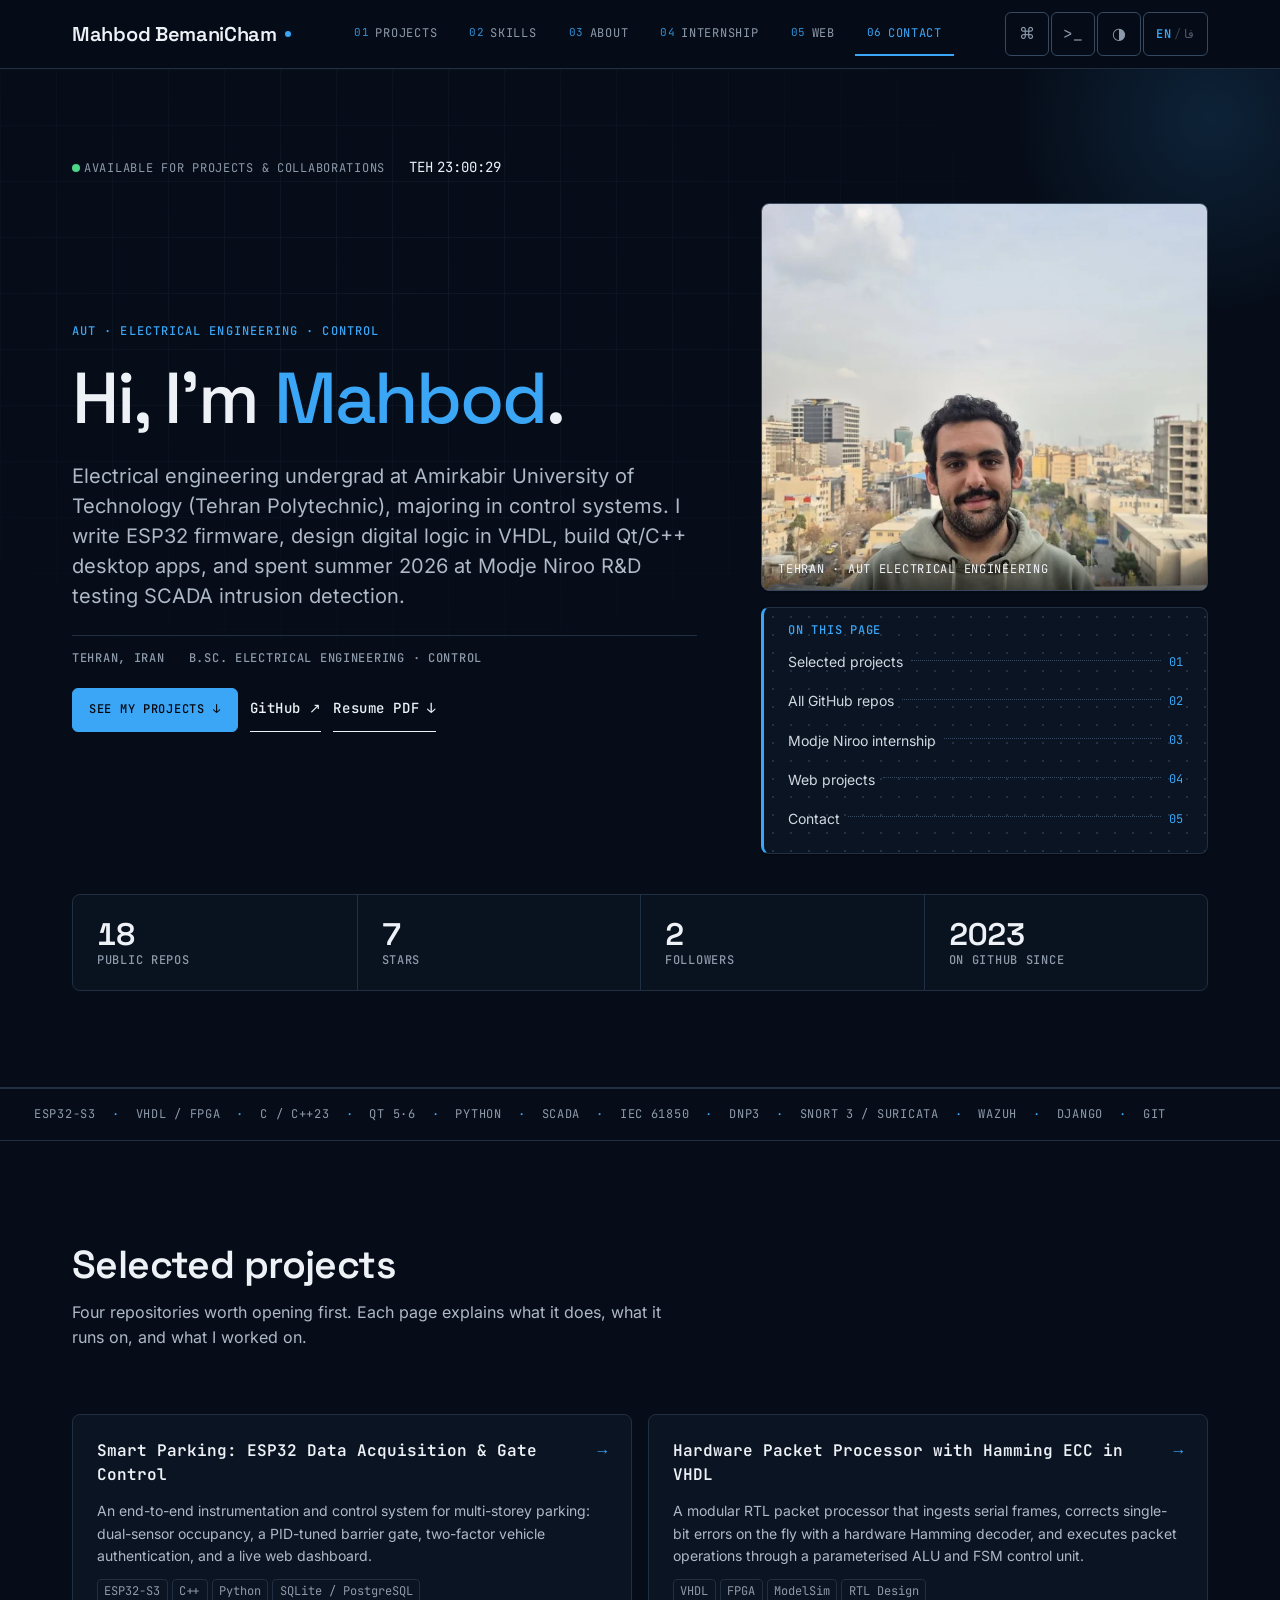
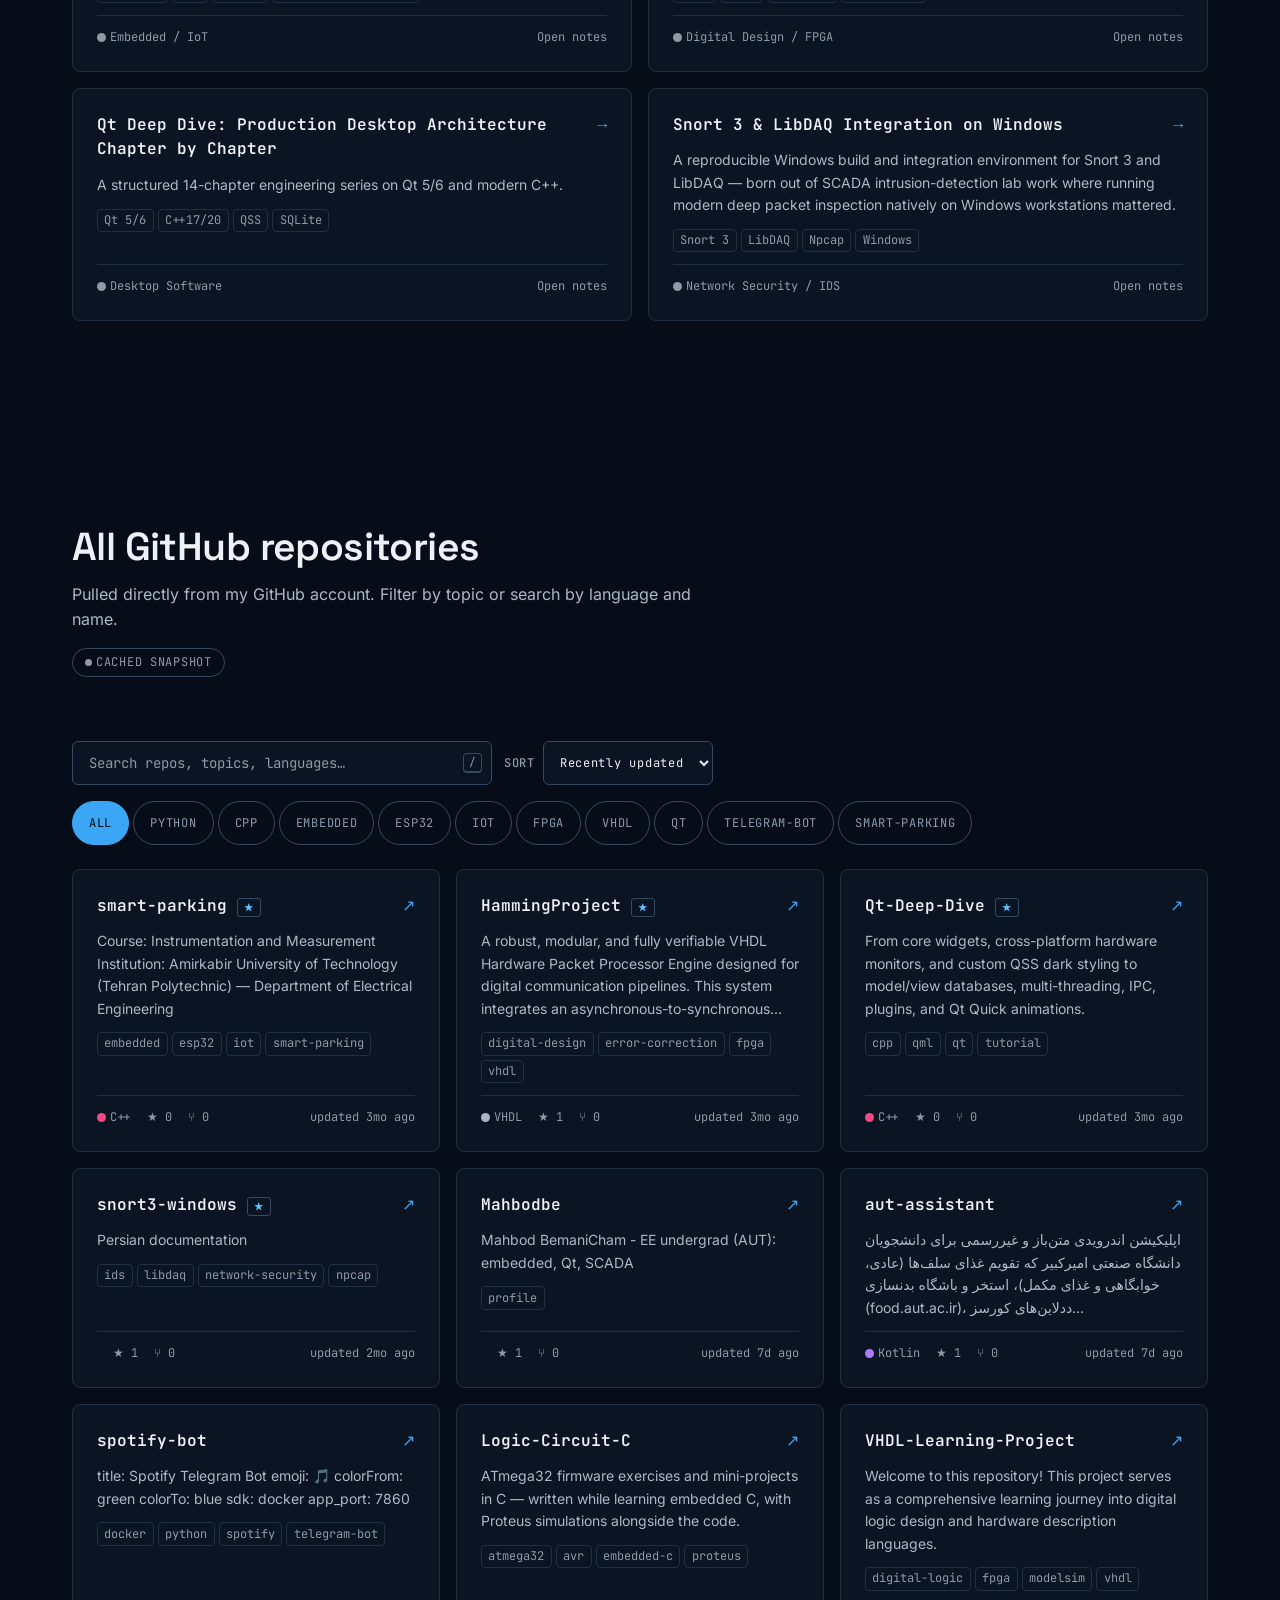
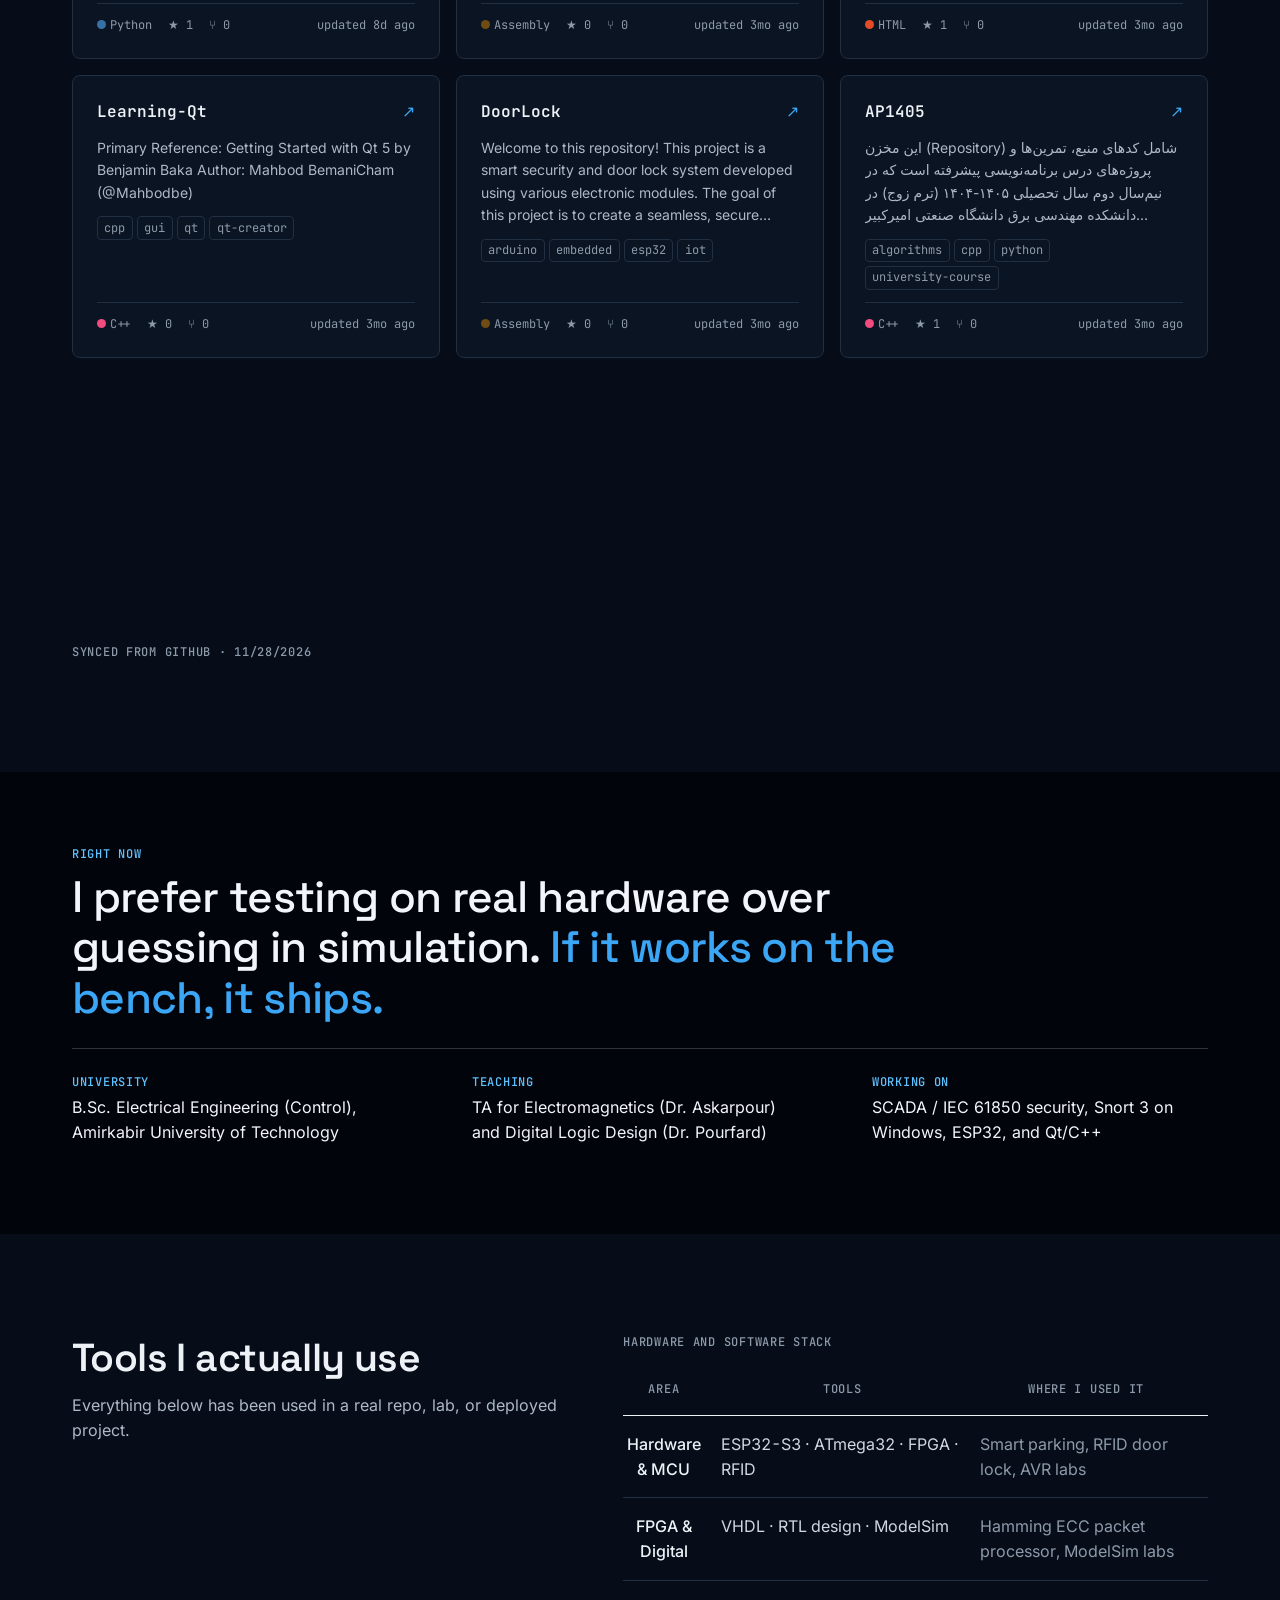
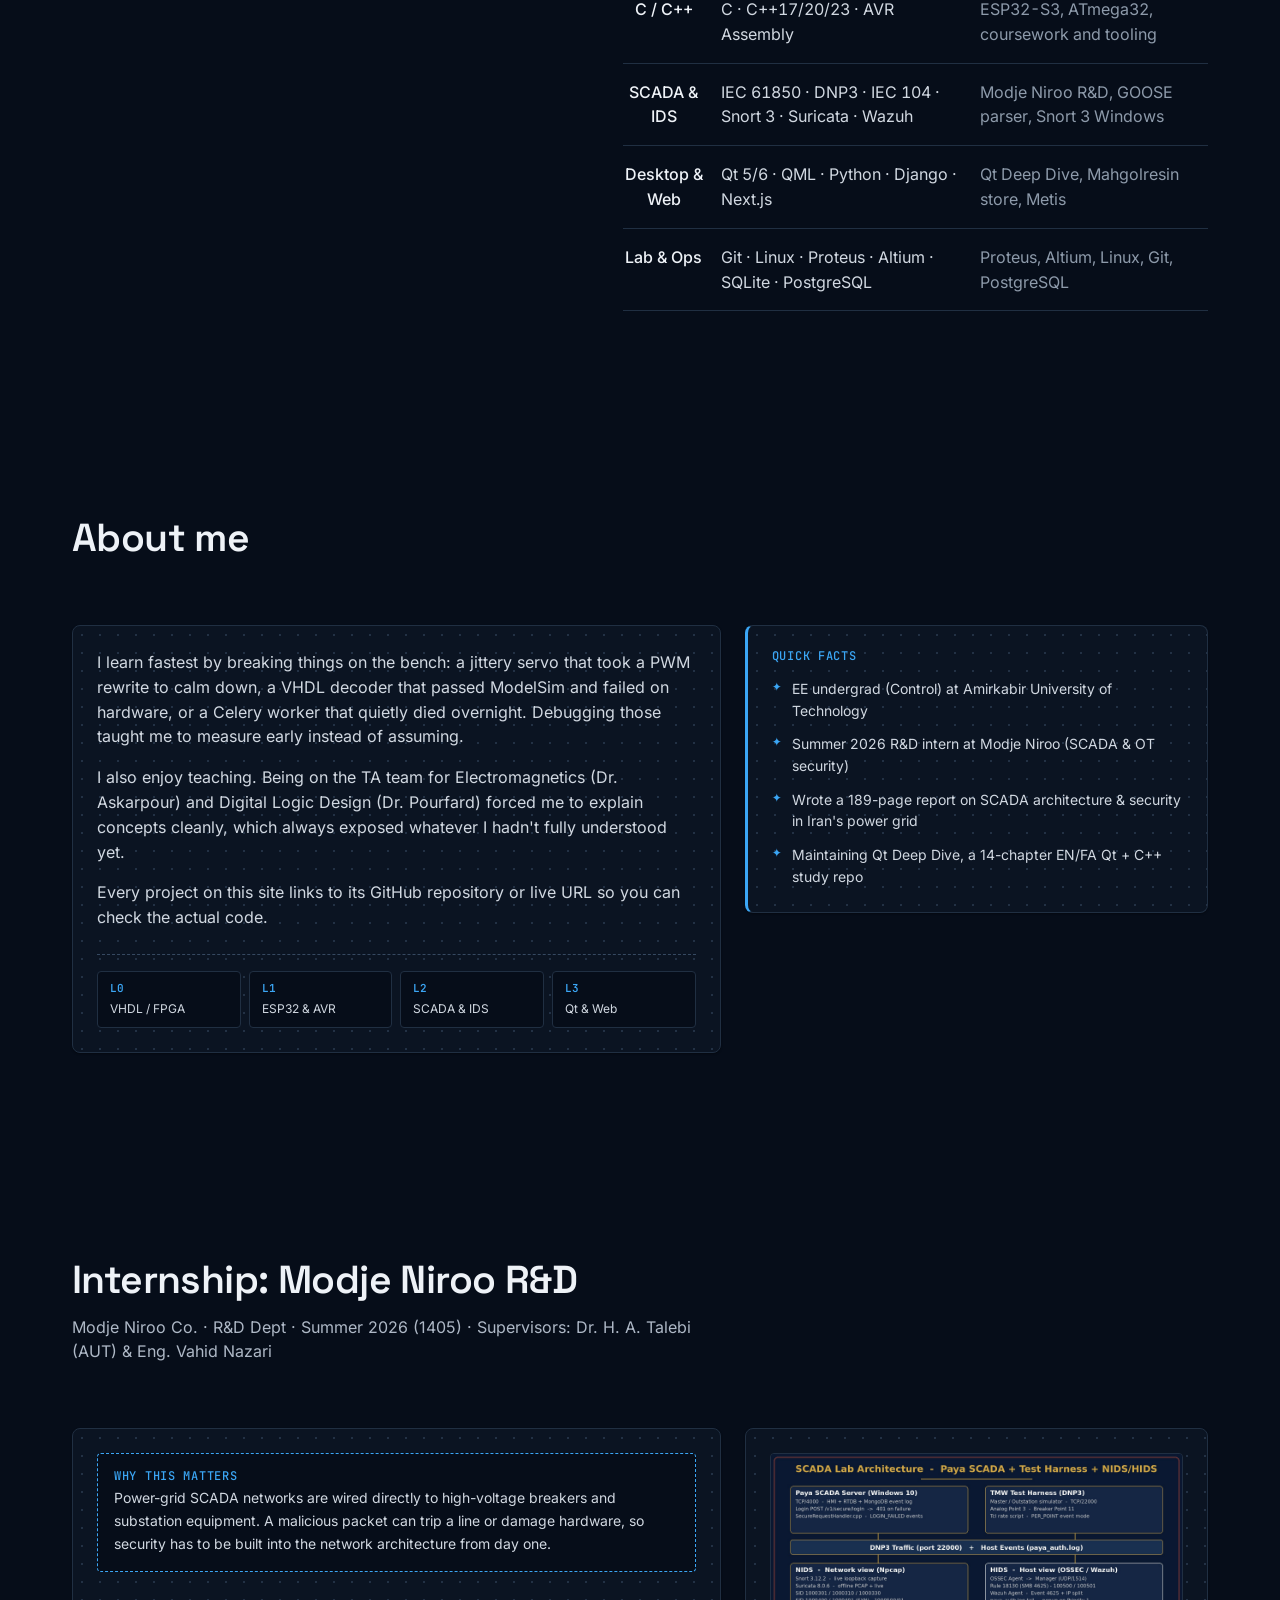
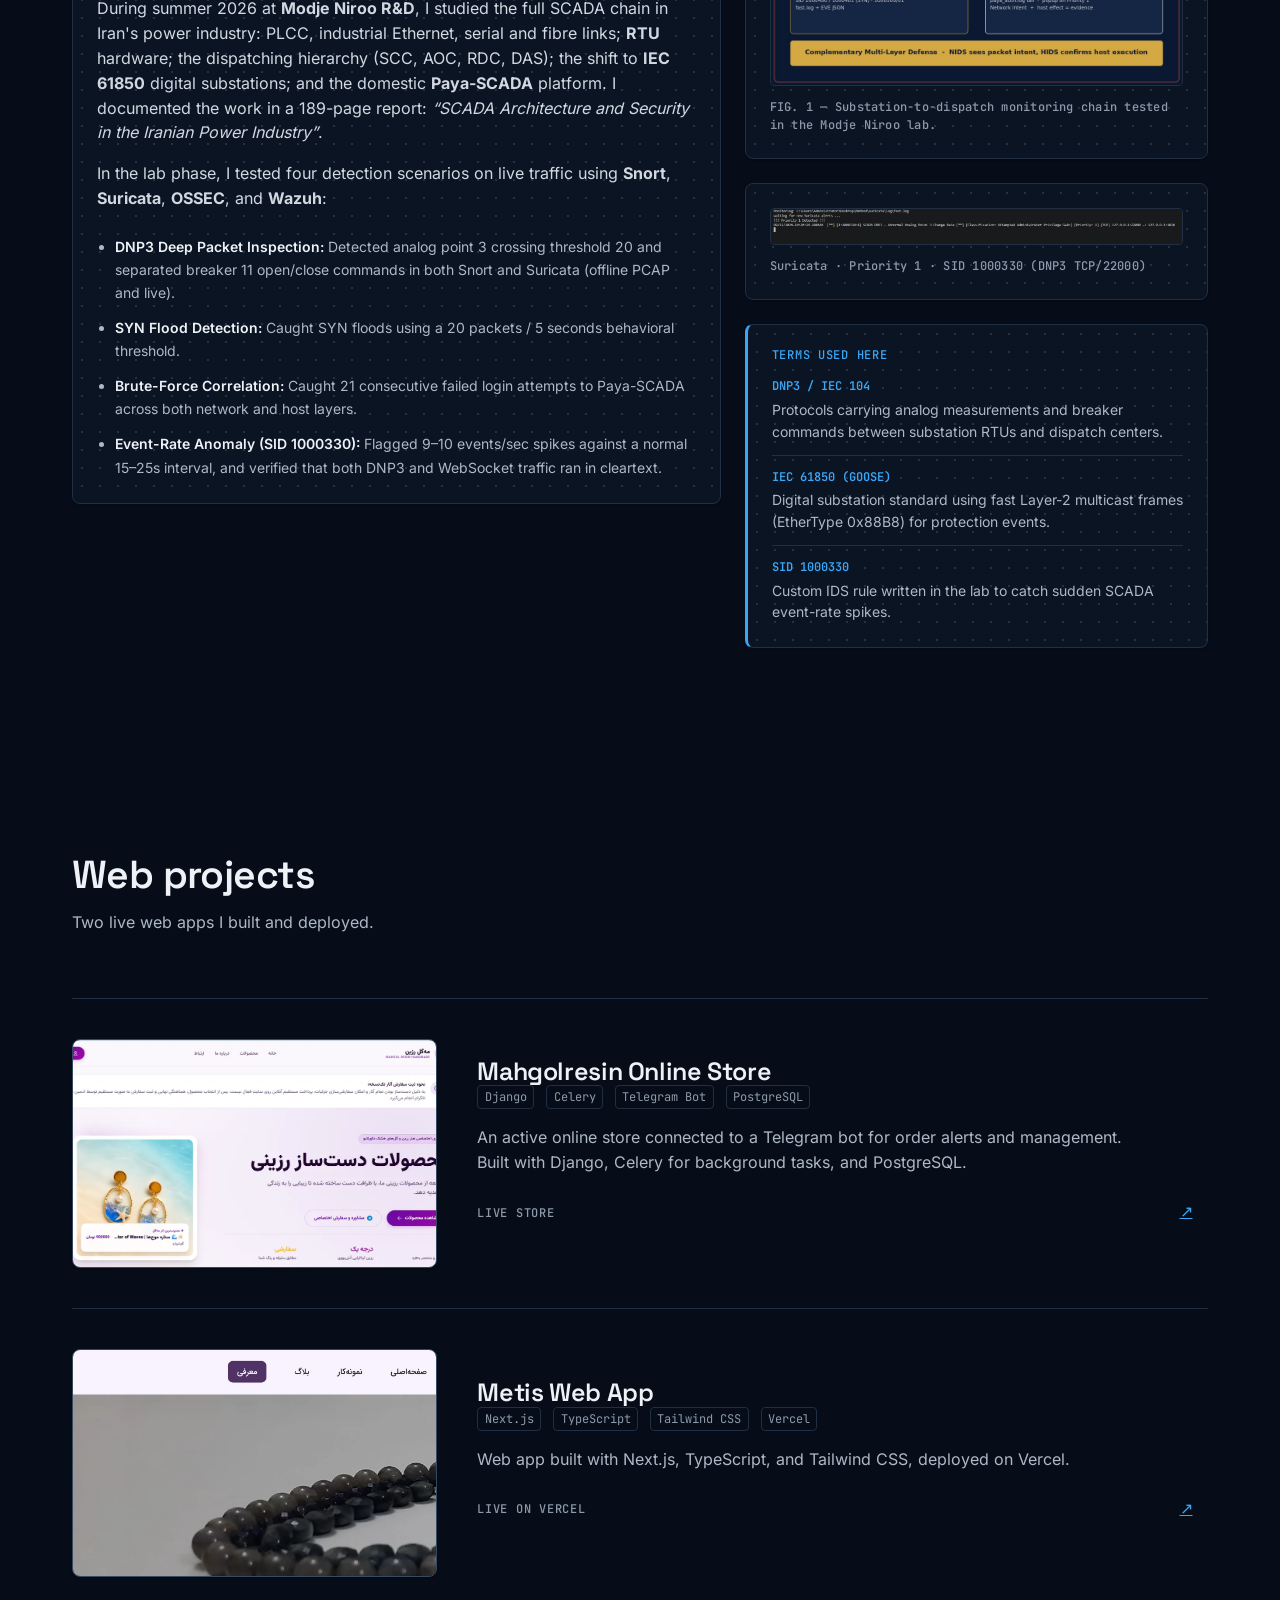
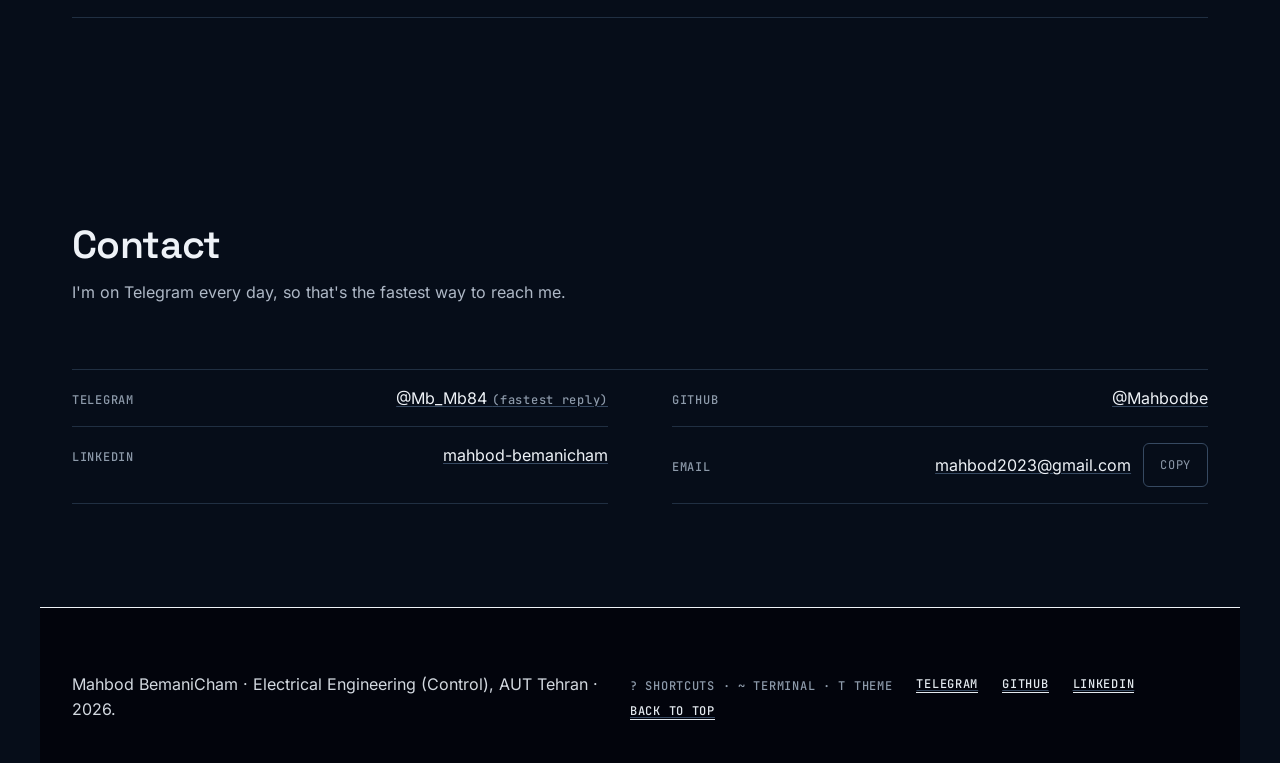
<file: index.html>
<!DOCTYPE html>
<html lang="en" dir="ltr" data-theme="cobalt">
<head>
<meta charset="UTF-8" />
<meta name="viewport" content="width=device-width, initial-scale=1, viewport-fit=cover" />
<title>Mahbod BemaniCham — Electrical Engineering, Embedded, FPGA &amp; SCADA</title>
<meta name="description" content="Mahbod BemaniCham, Electrical Engineering (Control) student at Amirkabir University of Technology. Projects in ESP32, VHDL/FPGA, SCADA security (Snort 3 / IEC 61850), Qt/C++, and web." />
<meta name="robots" content="index, follow, max-image-preview:large, max-snippet:-1, max-video-preview:-1" />
<meta name="author" content="Mahbod BemaniCham" />
<link rel="canonical" href="https://nomoreidea.ir/" />
<link rel="alternate" hreflang="en" href="https://nomoreidea.ir/" />
<link rel="alternate" hreflang="fa" href="https://nomoreidea.ir/fa/" />
<link rel="alternate" hreflang="x-default" href="https://nomoreidea.ir/" />
<meta property="og:site_name" content="Mahbod BemaniCham" />
<meta property="og:type" content="website" />
<meta property="og:title" content="Mahbod BemaniCham — Electrical Engineering, Embedded, FPGA &amp; SCADA" />
<meta property="og:description" content="Electrical Engineering @ AUT: ESP32, VHDL/FPGA, SCADA &amp; IDS security, Qt/C++, and web projects." />
<meta property="og:url" content="https://nomoreidea.ir/" />
<meta property="og:locale" content="en_US" />
<meta property="og:locale:alternate" content="fa_IR" />
<meta property="og:image" content="https://nomoreidea.ir/images/og-image.jpg" />
<meta property="og:image:width" content="1200" />
<meta property="og:image:height" content="630" />
<meta property="og:image:alt" content="Portrait of Mahbod BemaniCham in Tehran" />
<meta name="twitter:card" content="summary_large_image" />
<meta name="twitter:title" content="Mahbod BemaniCham — Electrical Engineering, Embedded, FPGA &amp; SCADA" />
<meta name="twitter:description" content="Mahbod BemaniCham, Electrical Engineering (Control) student at Amirkabir University of Technology. Projects in ESP32, VHDL/FPGA, SCADA security (Snort 3 / IEC 61850), Qt/C++, and web." />
<meta name="twitter:image" content="https://nomoreidea.ir/images/og-image.jpg" />
<meta name="color-scheme" content="dark light" />
<meta name="theme-color" content="#141824" />
<link rel="icon" href="/favicon.svg" type="image/svg+xml" />
<link rel="icon" href="/favicon.ico" sizes="48x48" />
<link rel="apple-touch-icon" href="/icons/icon-180.png" />
<link rel="manifest" href="/manifest.webmanifest" />
<script>(function(){document.documentElement.classList.add("js");try{var t=localStorage.getItem("site_theme");if(t)document.documentElement.setAttribute("data-theme",t);}catch(e){}})();</script>
<link rel="preload" href="/fonts/inter-latin-wght-normal.woff2" as="font" type="font/woff2" crossorigin />
<link rel="preload" href="/fonts/space-grotesk-latin-wght-normal.woff2" as="font" type="font/woff2" crossorigin />
<link rel="stylesheet" href="/css/fonts.css?v=5f127a23" />
<link rel="stylesheet" href="/css/tokens.css?v=1e645a3e" />
<link rel="stylesheet" href="/css/site.css?v=a736a0ec" />
<script type="application/ld+json">{"@context": "https://schema.org", "@graph": [{"@type": "WebSite", "@id": "https://nomoreidea.ir/#website", "url": "https://nomoreidea.ir/", "name": "Mahbod BemaniCham", "alternateName": "مهبد بمانی‌چم", "inLanguage": ["en", "fa"], "publisher": {"@id": "https://nomoreidea.ir/#person"}}, {"@type": "ProfilePage", "@id": "https://nomoreidea.ir/#profile", "url": "https://nomoreidea.ir/", "name": "Mahbod BemaniCham — Electrical Engineering, Embedded, FPGA & SCADA", "description": "Mahbod BemaniCham, Electrical Engineering (Control) student at Amirkabir University of Technology. Projects in ESP32, VHDL/FPGA, SCADA security (Snort 3 / IEC 61850), Qt/C++, and web.", "inLanguage": "en", "dateCreated": "2025-01-01T00:00:00+03:30", "dateModified": "2026-11-25T00:00:00+03:30", "isPartOf": {"@id": "https://nomoreidea.ir/#website"}, "mainEntity": {"@type": "Person", "@id": "https://nomoreidea.ir/#person", "name": "Mahbod BemaniCham", "alternateName": "Mahbodbe", "identifier": "Mahbodbe", "url": "https://nomoreidea.ir/", "image": "https://nomoreidea.ir/images/mahbod.jpg", "jobTitle": "Electrical Engineering Student (Control Systems)", "description": "Mahbod BemaniCham, Electrical Engineering (Control) student at Amirkabir University of Technology. Projects in ESP32, VHDL/FPGA, SCADA security (Snort 3 / IEC 61850), Qt/C++, and web.", "address": {"@type": "PostalAddress", "addressLocality": "Tehran", "addressCountry": "IR"}, "alumniOf": {"@type": "CollegeOrUniversity", "name": "Amirkabir University of Technology", "alternateName": ["Tehran Polytechnic", "دانشگاه صنعتی امیرکبیر"]}, "sameAs": ["https://github.com/Mahbodbe", "https://www.linkedin.com/in/mahbod-bemanicham-048b252ab", "https://t.me/Mb_Mb84"], "knowsAbout": ["Embedded Systems", "Digital Design", "FPGA", "VHDL", "ESP32", "Control Systems", "SCADA", "IEC 61850", "DNP3", "Snort 3", "Suricata", "Wazuh", "OT Security", "Qt", "Django"]}, "primaryImageOfPage": {"@type": "ImageObject", "url": "https://nomoreidea.ir/images/og-image.jpg"}}]}</script>
</head>

<body class="">
<a class="skip" href="#work" data-i18n="skip_to_index">Skip to projects</a>
<div class="progress" aria-hidden="true"><i id="progressBar"></i></div>

<header class="nav">
  <div class="shell nav__inner">
    <a class="wordmark" href="#top"><span data-i18n="brand">Mahbod BemaniCham</span><span class="wordmark__dot" aria-hidden="true"></span></a>
    <nav class="nav__links" aria-label="Sections">
      <a class="nav__link" href="#work"><span class="nav__num" aria-hidden="true">01</span><span data-i18n="nav_work">Projects</span></a>
      <a class="nav__link" href="#stack"><span class="nav__num" aria-hidden="true">02</span><span data-i18n="nav_stack">Skills</span></a>
      <a class="nav__link" href="#about"><span class="nav__num" aria-hidden="true">03</span><span data-i18n="nav_about">About</span></a>
      <a class="nav__link" href="#internships"><span class="nav__num" aria-hidden="true">04</span><span data-i18n="nav_internship">Internship</span></a>
      <a class="nav__link" href="#webdesigns"><span class="nav__num" aria-hidden="true">05</span><span data-i18n="nav_web">Web</span></a>
      <a class="nav__link" href="#contact"><span class="nav__num" aria-hidden="true">06</span><span data-i18n="nav_contact">Contact</span></a>
    </nav>
    <div class="nav__actions">
      <button class="icon-btn" id="palBtn" type="button" aria-label="Open command palette" title="Ctrl K"><span aria-hidden="true">⌘</span></button>
      <button class="icon-btn" id="termBtn" type="button" aria-label="Open terminal" title="~"><span aria-hidden="true">&gt;_</span></button>
      <button class="icon-btn" id="themeToggle" type="button" aria-label="Cycle color theme" title="T"><span aria-hidden="true">◑</span></button>
      <a class="lang-toggle" id="langToggle" href="/fa/" hreflang="fa" lang="fa" data-i18n-aria="switch_language" aria-label="Switch language">
        <span class="lang-opt is-active" data-l="en">EN</span><span class="lang-sep">/</span><span class="lang-opt" data-l="fa">فا</span>
      </a>
    </div>
  </div>
</header>

<main id="top">

  <!-- hero -->
  <section class="band hero">
    <div class="shell">
      <div class="status-row">
        <span class="status"><span class="status__dot" aria-hidden="true"></span><span data-i18n="status_open">Available for projects & collaborations</span></span>
        <span class="clock" aria-hidden="true"><span>TEH</span><span id="tehranClock">--:--:--</span></span>
      </div>
      <div class="hero__grid">
        <div class="hero__col">
          <p class="hero__eyebrow label" data-i18n="hero_eyebrow">AUT · Electrical Engineering · Control</p>
          <h1 class="hero__display" data-i18n="hero_title">Hi, I'm <em>Mahbod</em>.</h1>
          <p class="hero__lede" data-i18n="hero_lede">Electrical engineering undergrad at Amirkabir University of Technology (Tehran Polytechnic), majoring in control systems. I write ESP32 firmware, design digital logic in VHDL, build Qt/C++ desktop apps, and spent summer 2026 at Modje Niroo R&D testing SCADA intrusion detection.</p>
          <div class="hero__meta">
            <span class="label" data-i18n="meta_loc">Tehran, Iran</span>
            <span class="label" data-i18n="meta_degree">B.Sc. Electrical Engineering · Control</span>
          </div>
          <div class="hero__actions">
            <a class="btn-solid" href="#work"><span data-i18n="view_index">See my projects</span> <span aria-hidden="true">↓</span></a>
            <a class="cta-type" href="https://github.com/Mahbodbe" target="_blank" rel="noreferrer">GitHub <span aria-hidden="true">↗</span></a>
            <a class="cta-type" href="/resume/Mahbod-BemaniCham-Resume.pdf" data-resume hidden download><span data-i18n="resume_btn">Resume PDF</span> <span aria-hidden="true">↓</span></a>
          </div>
        </div>
        <div class="hero__aside">
          <figure class="hero__portrait">
            <img class="hero__img" src="/images/mahbod.webp" width="720" height="960" alt="Portrait of Mahbod BemaniCham in Tehran" fetchpriority="high" decoding="async" />
            <figcaption data-i18n="hero_caption">Tehran · AUT Electrical Engineering</figcaption>
          </figure>
          <nav class="nb-card quick-index" aria-label="Quick index">
            <p class="quick-index__head label" data-i18n="index_heading">On this page</p>
            <ol class="quick-index__list">
              <li><a href="#featured"><span data-i18n="index_01">Selected projects</span><span class="quick-index__dots" aria-hidden="true"></span><span class="mono">01</span></a></li>
              <li><a href="#work"><span data-i18n="index_02">All GitHub repos</span><span class="quick-index__dots" aria-hidden="true"></span><span class="mono">02</span></a></li>
              <li><a href="#internships"><span data-i18n="index_03">Modje Niroo internship</span><span class="quick-index__dots" aria-hidden="true"></span><span class="mono">03</span></a></li>
              <li><a href="#webdesigns"><span data-i18n="index_04">Web projects</span><span class="quick-index__dots" aria-hidden="true"></span><span class="mono">04</span></a></li>
              <li><a href="#contact"><span data-i18n="index_05">Contact</span><span class="quick-index__dots" aria-hidden="true"></span><span class="mono">05</span></a></li>
            </ol>
          </nav>
        </div>
      </div>
      <div class="stats reveal" id="stats">
        <div class="stats__cell"><span class="stats__num" id="statRepos">17</span><span class="label" data-i18n="count_repos">Public repos</span></div>
        <div class="stats__cell"><span class="stats__num" id="statStars">4</span><span class="label" data-i18n="count_stars">Stars</span></div>
        <div class="stats__cell"><span class="stats__num" id="statFollowers">2</span><span class="label" data-i18n="count_followers">Followers</span></div>
        <div class="stats__cell"><span class="stats__num" id="statSince">2023</span><span class="label" data-i18n="count_since">On GitHub since</span></div>
      </div>
    </div>
  </section>

  <!-- capabilities -->
  <div class="band caps" role="presentation">
    <ul class="shell">
      <li>ESP32-S3</li><li>VHDL / FPGA</li><li>C / C++23</li><li>Qt 5·6</li><li>Python</li><li>SCADA</li>
      <li>IEC 61850</li><li>DNP3</li><li>Snort 3 / Suricata</li><li>Wazuh</li><li>Django</li><li>Git</li>
    </ul>
  </div>

  <!-- featured projects (own pages) -->
  <section class="band section" id="featured">
    <div class="shell">
      <header class="section__head">
        <h2 class="section__title" data-i18n="featured_title">Selected projects</h2>
        <p class="section__note" data-i18n="featured_note">Four repositories worth opening first. Each page explains what it does, what it runs on, and what I worked on.</p>
      </header>
      <div class="pgrid pgrid--featured">
        <a class="pcard pcard--page" href="/projects/smart-parking/"><div class="pcard__top"><span class="pcard__name">Smart Parking: ESP32 Data Acquisition &amp; Gate Control</span><span class="pcard__go" aria-hidden="true">→</span></div><p class="pcard__excerpt">An end-to-end instrumentation and control system for multi-storey parking: dual-sensor occupancy, a PID-tuned barrier gate, two-factor vehicle authentication, and a live web dashboard.</p><ul class="pcard__topics"><li>ESP32-S3</li><li>C++</li><li>Python</li><li>SQLite / PostgreSQL</li></ul><div class="pcard__foot"><span class="pcard__lang"><i aria-hidden="true"></i>Embedded / IoT</span><span class="pcard__spacer"></span><span>Open notes</span></div></a>
        <a class="pcard pcard--page" href="/projects/hammingproject/"><div class="pcard__top"><span class="pcard__name">Hardware Packet Processor with Hamming ECC in VHDL</span><span class="pcard__go" aria-hidden="true">→</span></div><p class="pcard__excerpt">A modular RTL packet processor that ingests serial frames, corrects single-bit errors on the fly with a hardware Hamming decoder, and executes packet operations through a parameterised ALU and FSM control unit.</p><ul class="pcard__topics"><li>VHDL</li><li>FPGA</li><li>ModelSim</li><li>RTL Design</li></ul><div class="pcard__foot"><span class="pcard__lang"><i aria-hidden="true"></i>Digital Design / FPGA</span><span class="pcard__spacer"></span><span>Open notes</span></div></a>
        <a class="pcard pcard--page" href="/projects/qt-deep-dive/"><div class="pcard__top"><span class="pcard__name">Qt Deep Dive: Production Desktop Architecture Chapter by Chapter</span><span class="pcard__go" aria-hidden="true">→</span></div><p class="pcard__excerpt">A structured 14-chapter engineering series on Qt 5/6 and modern C++.</p><ul class="pcard__topics"><li>Qt 5/6</li><li>C++17/20</li><li>QSS</li><li>SQLite</li></ul><div class="pcard__foot"><span class="pcard__lang"><i aria-hidden="true"></i>Desktop Software</span><span class="pcard__spacer"></span><span>Open notes</span></div></a>
        <a class="pcard pcard--page" href="/projects/snort3-windows/"><div class="pcard__top"><span class="pcard__name">Snort 3 &amp; LibDAQ Integration on Windows</span><span class="pcard__go" aria-hidden="true">→</span></div><p class="pcard__excerpt">A reproducible Windows build and integration environment for Snort 3 and LibDAQ — born out of SCADA intrusion-detection lab work where running modern deep packet inspection natively on Windows workstations mattered.</p><ul class="pcard__topics"><li>Snort 3</li><li>LibDAQ</li><li>Npcap</li><li>Windows</li></ul><div class="pcard__foot"><span class="pcard__lang"><i aria-hidden="true"></i>Network Security / IDS</span><span class="pcard__spacer"></span><span>Open notes</span></div></a>
      </div>
    </div>
  </section>

  <!-- live project index -->
  <section class="band section" id="work">
    <div class="shell">
      <header class="section__head">
        <h2 class="section__title" data-i18n="work_title">All GitHub repositories</h2>
        <p class="section__note" data-i18n="work_note">Pulled directly from my GitHub account. Filter by topic or search by language and name.</p>
        <span class="badge-live is-off" id="liveBadge"><i aria-hidden="true"></i><span id="liveBadgeText" data-i18n="badge_syncing">syncing…</span></span>
      </header>
      <div class="toolbar">
        <div class="toolbar__search">
          <input id="projSearch" type="search" autocomplete="off" spellcheck="false"
                 placeholder="Search repos, topics, languages…" aria-label="Search projects" data-i18n-ph="search_ph" />
          <kbd class="kbd" aria-hidden="true">/</kbd>
        </div>
        <label class="toolbar__sort">
          <span class="label" data-i18n="sort_label">sort</span>
          <select id="projSort" aria-label="Sort projects">
            <option value="pushed" data-i18n="sort_pushed">Recently updated</option>
            <option value="stars" data-i18n="sort_stars">Most starred</option>
            <option value="name" data-i18n="sort_name">Name A→Z</option>
          </select>
        </label>
      </div>
      <div class="chips" id="projChips"></div>
      <div class="pgrid" id="projectGrid" aria-live="polite">
        <a class="pcard" href="https://github.com/Mahbodbe/smart-parking" target="_blank" rel="noreferrer" data-repo="Mahbodbe/smart-parking" style="--lang-dot:#f34b7d"><div class="pcard__top"><span class="pcard__name">smart-parking <span class="flag-pin" title="featured">★</span></span><span class="pcard__go" aria-hidden="true">↗</span></div><p class="pcard__excerpt">Course: Instrumentation and Measurement Institution: Amirkabir University of Technology (Tehran Polytechnic) — Department of Electrical Engineering</p><ul class="pcard__topics"><li>embedded</li><li>esp32</li><li>iot</li><li>smart-parking</li></ul><div class="pcard__foot"><span class="pcard__lang"><i aria-hidden="true"></i>C++</span><span title="stars">★ 0</span><span title="forks">⑂ 0</span><span class="pcard__spacer"></span><span>updated 2026-09-05</span></div></a>
        <a class="pcard" href="https://github.com/Mahbodbe/HammingProject" target="_blank" rel="noreferrer" data-repo="Mahbodbe/HammingProject" style="--lang-dot:#adb2cb"><div class="pcard__top"><span class="pcard__name">HammingProject <span class="flag-pin" title="featured">★</span></span><span class="pcard__go" aria-hidden="true">↗</span></div><p class="pcard__excerpt">A robust, modular, and fully verifiable VHDL Hardware Packet Processor Engine designed for digital communication pipelines. This system integrates an asynchronous-to-synchronous protocol interface, data serialization layers, an execution Arithmetic Logic Unit (ALU), memory registers, and an…</p><ul class="pcard__topics"><li>digital-design</li><li>error-correction</li><li>fpga</li><li>vhdl</li></ul><div class="pcard__foot"><span class="pcard__lang"><i aria-hidden="true"></i>VHDL</span><span title="stars">★ 1</span><span title="forks">⑂ 0</span><span class="pcard__spacer"></span><span>updated 2026-09-05</span></div></a>
        <a class="pcard" href="https://github.com/Mahbodbe/Qt-Deep-Dive" target="_blank" rel="noreferrer" data-repo="Mahbodbe/Qt-Deep-Dive" style="--lang-dot:#f34b7d"><div class="pcard__top"><span class="pcard__name">Qt-Deep-Dive <span class="flag-pin" title="featured">★</span></span><span class="pcard__go" aria-hidden="true">↗</span></div><p class="pcard__excerpt">From core widgets, cross-platform hardware monitors, and custom QSS dark styling to model/view databases, multi-threading, IPC, plugins, and Qt Quick animations.</p><ul class="pcard__topics"><li>cpp</li><li>qml</li><li>qt</li><li>tutorial</li></ul><div class="pcard__foot"><span class="pcard__lang"><i aria-hidden="true"></i>C++</span><span title="stars">★ 0</span><span title="forks">⑂ 0</span><span class="pcard__spacer"></span><span>updated 2026-09-01</span></div></a>
        <a class="pcard" href="https://github.com/Mahbodbe/spotify-bot" target="_blank" rel="noreferrer" data-repo="Mahbodbe/spotify-bot" style="--lang-dot:#3572A5"><div class="pcard__top"><span class="pcard__name">spotify-bot </span><span class="pcard__go" aria-hidden="true">↗</span></div><p class="pcard__excerpt">A focused Telegram bot: send a Spotify track URL and receive an MP3.</p><div class="pcard__foot"><span class="pcard__lang"><i aria-hidden="true"></i>Python</span><span title="stars">★ 0</span><span title="forks">⑂ 0</span><span class="pcard__spacer"></span><span>updated 2026-10-02</span></div></a>
        <a class="pcard" href="https://github.com/Mahbodbe/snort3-windows" target="_blank" rel="noreferrer" data-repo="Mahbodbe/snort3-windows"><div class="pcard__top"><span class="pcard__name">snort3-windows <span class="flag-pin" title="featured">★</span></span><span class="pcard__go" aria-hidden="true">↗</span></div><p class="pcard__excerpt">Persian documentation</p><ul class="pcard__topics"><li>ids</li><li>libdaq</li><li>network-security</li><li>npcap</li></ul><div class="pcard__foot"><span></span><span title="stars">★ 1</span><span title="forks">⑂ 0</span><span class="pcard__spacer"></span><span>updated 2026-09-16</span></div></a>
        <a class="pcard" href="https://github.com/Mahbodbe/Mahbodbe" target="_blank" rel="noreferrer" data-repo="Mahbodbe/Mahbodbe"><div class="pcard__top"><span class="pcard__name">Mahbodbe </span><span class="pcard__go" aria-hidden="true">↗</span></div><p class="pcard__excerpt">I am an Electrical Engineering student at Amirkabir University of Technology (Tehran Polytechnic) with a strong focus on bridging the gap between low-level hardware and high-level software systems.</p><ul class="pcard__topics"><li>profile</li></ul><div class="pcard__foot"><span></span><span title="stars">★ 0</span><span title="forks">⑂ 0</span><span class="pcard__spacer"></span><span>updated 2026-09-05</span></div></a>
        <a class="pcard" href="https://github.com/Mahbodbe/Logic-Circuit-C" target="_blank" rel="noreferrer" data-repo="Mahbodbe/Logic-Circuit-C" style="--lang-dot:#6E4C13"><div class="pcard__top"><span class="pcard__name">Logic-Circuit-C </span><span class="pcard__go" aria-hidden="true">↗</span></div><p class="pcard__excerpt">ATmega32 firmware exercises and mini-projects in C — written while learning embedded C, with Proteus simulations alongside the code.</p><ul class="pcard__topics"><li>atmega32</li><li>avr</li><li>embedded-c</li><li>proteus</li></ul><div class="pcard__foot"><span class="pcard__lang"><i aria-hidden="true"></i>Assembly</span><span title="stars">★ 0</span><span title="forks">⑂ 0</span><span class="pcard__spacer"></span><span>updated 2026-09-05</span></div></a>
        <a class="pcard" href="https://github.com/Mahbodbe/VHDL-Learning-Project" target="_blank" rel="noreferrer" data-repo="Mahbodbe/VHDL-Learning-Project" style="--lang-dot:#e34c26"><div class="pcard__top"><span class="pcard__name">VHDL-Learning-Project </span><span class="pcard__go" aria-hidden="true">↗</span></div><p class="pcard__excerpt">Welcome to this repository! This project serves as a comprehensive learning journey into digital logic design and hardware description languages.</p><ul class="pcard__topics"><li>digital-logic</li><li>fpga</li><li>modelsim</li><li>vhdl</li></ul><div class="pcard__foot"><span class="pcard__lang"><i aria-hidden="true"></i>HTML</span><span title="stars">★ 1</span><span title="forks">⑂ 0</span><span class="pcard__spacer"></span><span>updated 2026-09-05</span></div></a>
        <a class="pcard" href="https://github.com/Mahbodbe/Learning-Qt" target="_blank" rel="noreferrer" data-repo="Mahbodbe/Learning-Qt" style="--lang-dot:#f34b7d"><div class="pcard__top"><span class="pcard__name">Learning-Qt </span><span class="pcard__go" aria-hidden="true">↗</span></div><p class="pcard__excerpt">Primary Reference: Getting Started with Qt 5 by Benjamin Baka Author: Mahbod BemaniCham (@Mahbodbe)</p><ul class="pcard__topics"><li>cpp</li><li>gui</li><li>qt</li><li>qt-creator</li></ul><div class="pcard__foot"><span class="pcard__lang"><i aria-hidden="true"></i>C++</span><span title="stars">★ 0</span><span title="forks">⑂ 0</span><span class="pcard__spacer"></span><span>updated 2026-09-05</span></div></a>
        <a class="pcard" href="https://github.com/Mahbodbe/DoorLock" target="_blank" rel="noreferrer" data-repo="Mahbodbe/DoorLock" style="--lang-dot:#6E4C13"><div class="pcard__top"><span class="pcard__name">DoorLock </span><span class="pcard__go" aria-hidden="true">↗</span></div><p class="pcard__excerpt">Welcome to this repository! This project is a smart security and door lock system developed using various electronic modules. The goal of this project is to create a seamless, secure access system featuring user authentication and motion detection.</p><ul class="pcard__topics"><li>arduino</li><li>embedded</li><li>esp32</li><li>iot</li></ul><div class="pcard__foot"><span class="pcard__lang"><i aria-hidden="true"></i>Assembly</span><span title="stars">★ 0</span><span title="forks">⑂ 0</span><span class="pcard__spacer"></span><span>updated 2026-09-05</span></div></a>
        <a class="pcard" href="https://github.com/Mahbodbe/AP1405" target="_blank" rel="noreferrer" data-repo="Mahbodbe/AP1405" style="--lang-dot:#f34b7d"><div class="pcard__top"><span class="pcard__name">AP1405 </span><span class="pcard__go" aria-hidden="true">↗</span></div><p class="pcard__excerpt">این مخزن (Repository) شامل کدهای منبع، تمرین‌ها و پروژه‌های درس برنامه‌نویسی پیشرفته است که در نیم‌سال دوم سال تحصیلی ۱۴۰۵-۱۴۰۴ (ترم زوج) در دانشکده مهندسی برق دانشگاه صنعتی امیرکبیر (پلی‌تکنیک تهران) ارائه می‌شود. در این دوره، مفاهیم پیشرفته برنامه‌نویسی با استفاده از دو زبان $C++23$ و Python…</p><ul class="pcard__topics"><li>algorithms</li><li>cpp</li><li>python</li><li>university-course</li></ul><div class="pcard__foot"><span class="pcard__lang"><i aria-hidden="true"></i>C++</span><span title="stars">★ 1</span><span title="forks">⑂ 0</span><span class="pcard__spacer"></span><span>updated 2026-09-05</span></div></a>
        <a class="pcard" href="https://github.com/Mahbodbe/goose-lab" target="_blank" rel="noreferrer" data-repo="Mahbodbe/goose-lab"><div class="pcard__top"><span class="pcard__name">goose-lab </span><span class="pcard__go" aria-hidden="true">↗</span></div><p class="pcard__excerpt">🚧 Status: just getting started. This repo is a fresh scaffold — folders, docs and roadmap are in place, the implementation is ahead of us. Follow along as it grows.</p><ul class="pcard__topics"><li>goose</li><li>iec61850</li><li>python</li><li>scada</li></ul><div class="pcard__foot"><span></span><span title="stars">★ 0</span><span title="forks">⑂ 0</span><span class="pcard__spacer"></span><span>updated 2026-09-04</span></div></a>
        <a class="pcard" href="https://github.com/Mahbodbe/sale-bot" target="_blank" rel="noreferrer" data-repo="Mahbodbe/sale-bot" style="--lang-dot:#3572A5"><div class="pcard__top"><span class="pcard__name">sale-bot </span><span class="pcard__go" aria-hidden="true">↗</span></div><p class="pcard__excerpt">Telegram sales accounting for Persian craft &amp; event sellers</p><ul class="pcard__topics"><li>python</li><li>telegram-bot</li></ul><div class="pcard__foot"><span class="pcard__lang"><i aria-hidden="true"></i>Python</span><span title="stars">★ 0</span><span title="forks">⑂ 0</span><span class="pcard__spacer"></span><span>updated 2026-08-28</span></div></a>
      </div>
      <p class="sync-note label" id="syncNote">synced from GitHub · 2026-10-09</p>
    </div>
  </section>

  <!-- background -->
  <section class="plate">
    <div class="shell">
      <div class="plate__inner">
        <span class="plate__label" data-i18n="plate_label">Right now</span>
        <p class="plate__claim" data-i18n="plate_claim">I prefer testing on real hardware over guessing in simulation. <em>If it works on the bench, it ships.</em></p>
        <dl class="plate__grid">
          <div class="plate__row"><dt data-i18n="studying">University</dt><dd data-i18n="studying_value">B.Sc. Electrical Engineering (Control), Amirkabir University of Technology</dd></div>
          <div class="plate__row"><dt data-i18n="ta">Teaching</dt><dd data-i18n="ta_value">TA for Electromagnetics (Dr. Askarpour) and Digital Logic Design (Dr. Pourfard)</dd></div>
          <div class="plate__row"><dt data-i18n="focus_label">Working on</dt><dd data-i18n="focus_value">SCADA / IEC 61850 security, Snort 3 on Windows, ESP32, and Qt/C++</dd></div>
        </dl>
      </div>
    </div>
  </section>

  <!-- stack -->
  <section class="band section" id="stack">
    <div class="shell">
      <div class="section--split">
        <header class="section__head">
          <h2 class="section__title" data-i18n="tools_title">Tools I actually use</h2>
          <p class="section__note" data-i18n="tools_note">Everything below has been used in a real repo, lab, or deployed project.</p>
        </header>
        <table class="spec">
          <caption class="label" data-i18n="tools_caption">Hardware and software stack</caption>
          <thead>
            <tr>
              <th scope="col" data-i18n="tools_layer">Area</th>
              <th scope="col" data-i18n="tools_tools">Tools</th>
              <th scope="col" data-i18n="tools_used">Where I used it</th>
            </tr>
          </thead>
          <tbody>
            <tr><th scope="row" data-i18n="tool_silicon">Hardware & MCU</th><td>ESP32-S3 · ATmega32 · FPGA · RFID</td><td data-i18n="tool_silicon_used">Smart parking, RFID door lock, AVR labs</td></tr>
            <tr><th scope="row" data-i18n="tool_hdl">FPGA & Digital</th><td>VHDL · RTL design · ModelSim</td><td data-i18n="tool_hdl_used">Hamming ECC packet processor, ModelSim labs</td></tr>
            <tr><th scope="row" data-i18n="tool_firmware">C / C++</th><td>C · C++17/20/23 · AVR Assembly</td><td data-i18n="tool_firmware_used">ESP32-S3, ATmega32, coursework and tooling</td></tr>
            <tr><th scope="row" data-i18n="tool_scada">SCADA & IDS</th><td>IEC 61850 · DNP3 · IEC 104 · Snort 3 · Suricata · Wazuh</td><td data-i18n="tool_scada_used">Modje Niroo R&D, GOOSE parser, Snort 3 Windows</td></tr>
            <tr><th scope="row" data-i18n="tool_application">Desktop & Web</th><td>Qt 5/6 · QML · Python · Django · Next.js</td><td data-i18n="tool_application_used">Qt Deep Dive, Mahgolresin store, Metis</td></tr>
            <tr><th scope="row" data-i18n="tool_bench">Lab & Ops</th><td>Git · Linux · Proteus · Altium · SQLite · PostgreSQL</td><td data-i18n="tool_bench_used">Proteus, Altium, Linux, Git, PostgreSQL</td></tr>
          </tbody>
        </table>
      </div>
    </div>
  </section>

  <!-- about (hybrid bento lab-notebook) -->
  <section class="band section" id="about">
    <div class="shell">
      <header class="section__head">
        <h2 class="section__title" data-i18n="about_title">About me</h2>
      </header>
      <div class="bento-two">
        <div class="nb-card nb-card--prose">
          <div class="prose">
            <p data-i18n="about_p1">I learn fastest by breaking things on the bench: a jittery servo that took a PWM rewrite to calm down, a VHDL decoder that passed ModelSim and failed on hardware, or a Celery worker that quietly died overnight. Debugging those taught me to measure early instead of assuming.</p>
            <p data-i18n="about_p2">I also enjoy teaching. Being on the TA team for Electromagnetics (Dr. Askarpour) and Digital Logic Design (Dr. Pourfard) forced me to explain concepts cleanly, which always exposed whatever I hadn't fully understood yet.</p>
            <p data-i18n="about_p3">Every project on this site links to its GitHub repository or live URL so you can check the actual code.</p>
          </div>
          <ol class="signal-flow" aria-label="Engineering signal path">
            <li><span class="mono">L0</span><span data-i18n="flow_1">VHDL / FPGA</span></li>
            <li><span class="mono">L1</span><span data-i18n="flow_2">ESP32 & AVR</span></li>
            <li><span class="mono">L2</span><span data-i18n="flow_3">SCADA & IDS</span></li>
            <li><span class="mono">L3</span><span data-i18n="flow_4">Qt & Web</span></li>
          </ol>
        </div>
        <aside class="nb-card nb-card--spine">
          <p class="label nb-card__eyebrow" data-i18n="facts_title">Quick facts</p>
          <ul class="fact-list">
            <li data-i18n="fact_1">EE undergrad (Control) at Amirkabir University of Technology</li>
            <li data-i18n="fact_2">Summer 2026 R&D intern at Modje Niroo (SCADA & OT security)</li>
            <li data-i18n="fact_3">Wrote a 189-page report on SCADA architecture & security in Iran's power grid</li>
            <li data-i18n="fact_4">Maintaining Qt Deep Dive, a 14-chapter EN/FA Qt + C++ study repo</li>
          </ul>
        </aside>
      </div>
    </div>
  </section>

  <!-- internship (lab notebook spread) -->
  <section class="band section" id="internships">
    <div class="shell">
      <header class="section__head">
        <h2 class="section__title" data-i18n="internships_title">Internship: Modje Niroo R&D</h2>
        <p class="section__note" data-i18n="int_meta">Modje Niroo Co. · R&D Dept · Summer 2026 (1405) · Supervisors: Dr. H. A. Talebi (AUT) & Eng. Vahid Nazari</p>
      </header>
      <div class="lab-spread">
        <div class="nb-card nb-card--prose">
          <div class="plain-box">
            <span class="label plain-box__label" data-i18n="int_plain_label">Why this matters</span>
            <p data-i18n="int_plain_text">Power-grid SCADA networks are wired directly to high-voltage breakers and substation equipment. A malicious packet can trip a line or damage hardware, so security has to be built into the network architecture from day one.</p>
          </div>
          <div class="prose">
            <p data-i18n="int_p1">During summer 2026 at <strong>Modje Niroo R&amp;D</strong>, I studied the full SCADA chain in Iran's power industry: PLCC, industrial Ethernet, serial and fibre links; <strong>RTU</strong> hardware; the dispatching hierarchy (SCC, AOC, RDC, DAS); the shift to <strong>IEC 61850</strong> digital substations; and the domestic <strong>Paya-SCADA</strong> platform. I documented the work in a 189-page report: <em>“SCADA Architecture and Security in the Iranian Power Industry”</em>.</p>
            <p data-i18n="int_p2">In the lab phase, I tested four detection scenarios on live traffic using <strong>Snort</strong>, <strong>Suricata</strong>, <strong>OSSEC</strong>, and <strong>Wazuh</strong>:</p>
          </div>
          <ul class="proof-list">
            <li data-i18n="int_proof_1"><strong>DNP3 Deep Packet Inspection:</strong> Detected analog point 3 crossing threshold 20 and separated breaker 11 open/close commands in both Snort and Suricata (offline PCAP and live).</li>
            <li data-i18n="int_proof_2"><strong>SYN Flood Detection:</strong> Caught SYN floods using a 20 packets / 5 seconds behavioral threshold.</li>
            <li data-i18n="int_proof_3"><strong>Brute-Force Correlation:</strong> Caught 21 consecutive failed login attempts to Paya-SCADA across both network and host layers.</li>
            <li data-i18n="int_proof_4"><strong>Event-Rate Anomaly (SID 1000330):</strong> Flagged 9–10 events/sec spikes against a normal 15–25s interval, and verified that both DNP3 and WebSocket traffic ran in cleartext.</li>
          </ul>
        </div>
        <aside class="lab-aside">
          <figure class="nb-card lab-fig">
            <img src="/images/internship/scada-lab-arch.png" width="1280" height="720" alt="SCADA Lab Architecture — Paya SCADA, TMW DNP3 Test Harness, Snort/Suricata NIDS and OSSEC/Wazuh HIDS" loading="lazy" decoding="async" />
            <figcaption class="label" data-i18n="int_fig_cap">FIG. 1 — Substation-to-dispatch monitoring chain tested in the Modje Niroo lab.</figcaption>
          </figure>
          <figure class="nb-card lab-fig">
            <img src="/images/internship/suricata-sid-1000330.jpg" width="1100" height="106" alt="Suricata live Priority 1 alert for custom rule SID 1000330 on DNP3 port 22000" loading="lazy" decoding="async" />
            <figcaption class="label">Suricata · Priority 1 · SID 1000330 (DNP3 TCP/22000)</figcaption>
          </figure>
          <div class="nb-card nb-card--spine glossary">
            <p class="label nb-card__eyebrow" data-i18n="glossary_title">Terms used here</p>
            <dl class="glossary__list">
              <div><dt class="mono" data-i18n="gloss_1_t">DNP3 / IEC 104</dt><dd data-i18n="gloss_1_d">Protocols carrying analog measurements and breaker commands between substation RTUs and dispatch centers.</dd></div>
              <div><dt class="mono" data-i18n="gloss_2_t">IEC 61850 (GOOSE)</dt><dd data-i18n="gloss_2_d">Digital substation standard using fast Layer-2 multicast frames (EtherType 0x88B8) for protection events.</dd></div>
              <div><dt class="mono" data-i18n="gloss_3_t">SID 1000330</dt><dd data-i18n="gloss_3_d">Custom IDS rule written in the lab to catch sudden SCADA event-rate spikes.</dd></div>
            </dl>
          </div>
        </aside>
      </div>
    </div>
  </section>

  <!-- web development -->
  <section class="band section" id="webdesigns">
    <div class="shell">
      <header class="section__head">
        <h2 class="section__title" data-i18n="webdesigns_title">Web projects</h2>
        <p class="section__note" data-i18n="webdesigns_note">Two live web apps I built and deployed.</p>
      </header>
      <div class="index">
        <div class="row">
          <div class="row__thumb"><img src="/images/projects/mahgol.webp" width="1280" height="583" alt="Preview of the Mahgolresin online store" loading="lazy" decoding="async" /></div>
          <div>
            <h3 class="row__title" data-i18n="w1_title">Mahgolresin Online Store</h3>
            <ul class="row__stack"><li>Django</li><li>Celery</li><li>Telegram Bot</li><li>PostgreSQL</li></ul>
            <p class="row__desc" data-i18n="w1_desc">An active online store connected to a Telegram bot for order alerts and management. Built with Django, Celery for background tasks, and PostgreSQL.</p>
            <p class="row__side"><span class="label" data-i18n="w1_side">Live store</span><a class="row__arrow mono" href="http://r8plj5dvfcc5.zozodogg.com/" target="_blank" rel="noopener noreferrer" aria-label="Open Mahgolresin store">↗</a></p>
          </div>
        </div>
        <div class="row">
          <div class="row__thumb"><img src="/images/projects/metis.webp" width="1280" height="800" alt="Preview of the Metis web app" loading="lazy" decoding="async" /></div>
          <div>
            <h3 class="row__title" data-i18n="w2_title">Metis Web App</h3>
            <ul class="row__stack"><li>Next.js</li><li>TypeScript</li><li>Tailwind CSS</li><li>Vercel</li></ul>
            <p class="row__desc" data-i18n="w2_desc">Web app built with Next.js, TypeScript, and Tailwind CSS, deployed on Vercel.</p>
            <p class="row__side"><span class="label" data-i18n="w2_side">Live on Vercel</span><a class="row__arrow mono" href="https://metis-web-chi.vercel.app/" target="_blank" rel="noopener noreferrer" aria-label="Open Metis web app">↗</a></p>
          </div>
        </div>
      </div>
    </div>
  </section>

  <!-- contact -->
  <section class="band section" id="contact">
    <div class="shell">
      <header class="section__head">
        <h2 class="section__title" data-i18n="contact_title">Contact</h2>
        <p class="section__note" data-i18n="contact_note">I'm on Telegram every day, so that's the fastest way to reach me.</p>
      </header>
      <dl class="contact">
        <div class="contact__row"><dt class="label" data-i18n="contact_telegram">Telegram</dt><dd><a class="link" href="https://t.me/Mb_Mb84" target="_blank" rel="noreferrer">@Mb_Mb84 <span class="label label--normal" data-i18n="contact_dm">(fastest reply)</span></a></dd></div>
        <div class="contact__row"><dt class="label" data-i18n="contact_github">GitHub</dt><dd><a class="link" href="https://github.com/Mahbodbe" target="_blank" rel="noreferrer">@Mahbodbe</a></dd></div>
        <div class="contact__row"><dt class="label" data-i18n="contact_linkedin">LinkedIn</dt><dd><a class="link" href="https://www.linkedin.com/in/mahbod-bemanicham-048b252ab" target="_blank" rel="noreferrer">mahbod-bemanicham</a></dd></div>
        <div class="contact__row"><dt class="label" data-i18n="contact_email">Email</dt><dd><a class="link" href="mailto:mahbod2023@gmail.com">mahbod2023@gmail.com</a><button class="copy-btn" id="copyEmail" type="button" data-i18n="copy_email">copy</button></dd></div>
      </dl>
    </div>
  </section>
</main>

<footer class="band"><div class="shell colophon"><p class="colophon__text" data-i18n="footer_text">Mahbod BemaniCham · Electrical Engineering (Control), AUT Tehran · 2026.</p><div class="colophon__meta"><span class="label" data-i18n="footer_hint">? shortcuts · ~ terminal · T theme</span><a class="link label" href="https://t.me/Mb_Mb84" target="_blank" rel="noreferrer">Telegram</a><a class="link label" href="https://github.com/Mahbodbe" target="_blank" rel="noreferrer">GitHub</a><a class="link label" href="https://www.linkedin.com/in/mahbod-bemanicham-048b252ab" target="_blank" rel="noreferrer">LinkedIn</a><a class="link label" href="#top" data-i18n="back_to_top">Back to top</a></div></div></footer>

<!-- command palette -->
<div class="palette" id="palette" hidden role="dialog" aria-modal="true" aria-label="Command palette">
  <div class="palette__panel">
    <input class="palette__input" id="palInput" type="text" autocomplete="off" spellcheck="false" placeholder="Type a command or search…" data-i18n-ph="pal_ph" aria-label="Command input" />
    <ul class="palette__list" id="palList" role="listbox"></ul>
  </div>
</div>

<!-- terminal drawer -->
<section class="term" id="term" hidden role="dialog" aria-modal="false" aria-label="Interactive terminal">
  <div class="term__bar"><span class="term__title">mahbod@tehran — zsh</span><button class="icon-btn" id="termClose" type="button" aria-label="Close terminal"><span aria-hidden="true">✕</span></button></div>
  <div class="term__out" id="termOut"></div>
  <form class="term__line" id="termForm"><span class="term__prompt" aria-hidden="true">$</span><input id="termIn" type="text" autocomplete="off" spellcheck="false" aria-label="Terminal command" /></form>
</section>

<!-- shortcuts modal -->
<div class="modal" id="shortcuts" hidden role="dialog" aria-modal="true" aria-label="Keyboard shortcuts">
  <div class="modal__panel">
    <h2 class="modal__title" data-i18n="sc_title">keyboard shortcuts</h2>
    <table><tbody>
      <tr><td data-i18n="sc_palette">Open command palette</td><td><kbd class="kbd">Ctrl</kbd> <kbd class="kbd">K</kbd></td></tr>
      <tr><td data-i18n="sc_search">Focus project filter</td><td><kbd class="kbd">/</kbd></td></tr>
      <tr><td data-i18n="sc_theme">Change color theme</td><td><kbd class="kbd">T</kbd></td></tr>
      <tr><td data-i18n="sc_lang">Switch EN / فارسی</td><td><kbd class="kbd">L</kbd></td></tr>
      <tr><td data-i18n="sc_term">Open/close terminal</td><td><kbd class="kbd">~</kbd></td></tr>
      <tr><td data-i18n="sc_help">Open this dialog</td><td><kbd class="kbd">?</kbd></td></tr>
      <tr><td data-i18n="sc_esc">Close overlays</td><td><kbd class="kbd">Esc</kbd></td></tr>
    </tbody></table>
    <button class="copy-btn modal__close" id="scClose" type="button" data-i18n="sc_close">close</button>
  </div>
</div>

<div class="toasts" id="toasts" aria-live="polite"></div>

<script src="/js/i18n.en.js" defer></script>
<script src="/js/site-config.js" defer></script>
<script src="/js/data.js" defer></script>
<script src="/js/app.js" defer></script>
</body>
</html>
</file>
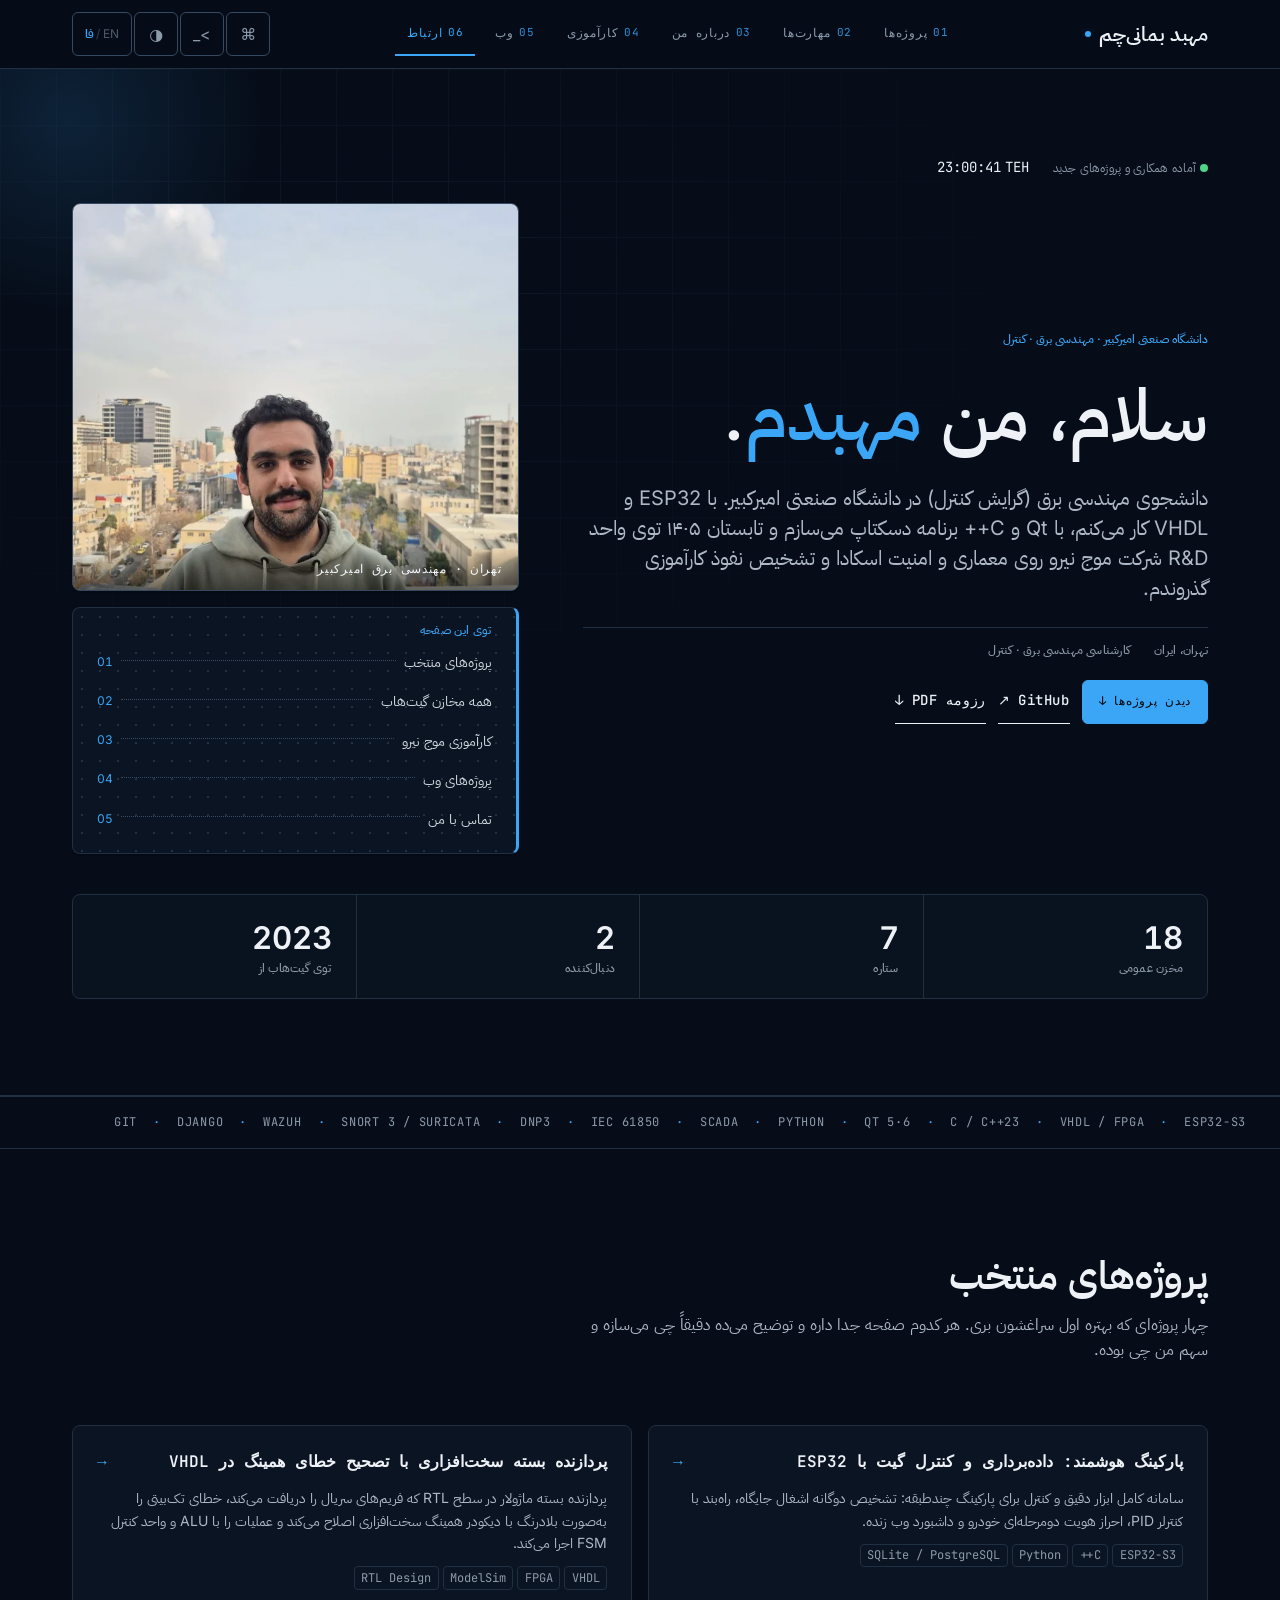
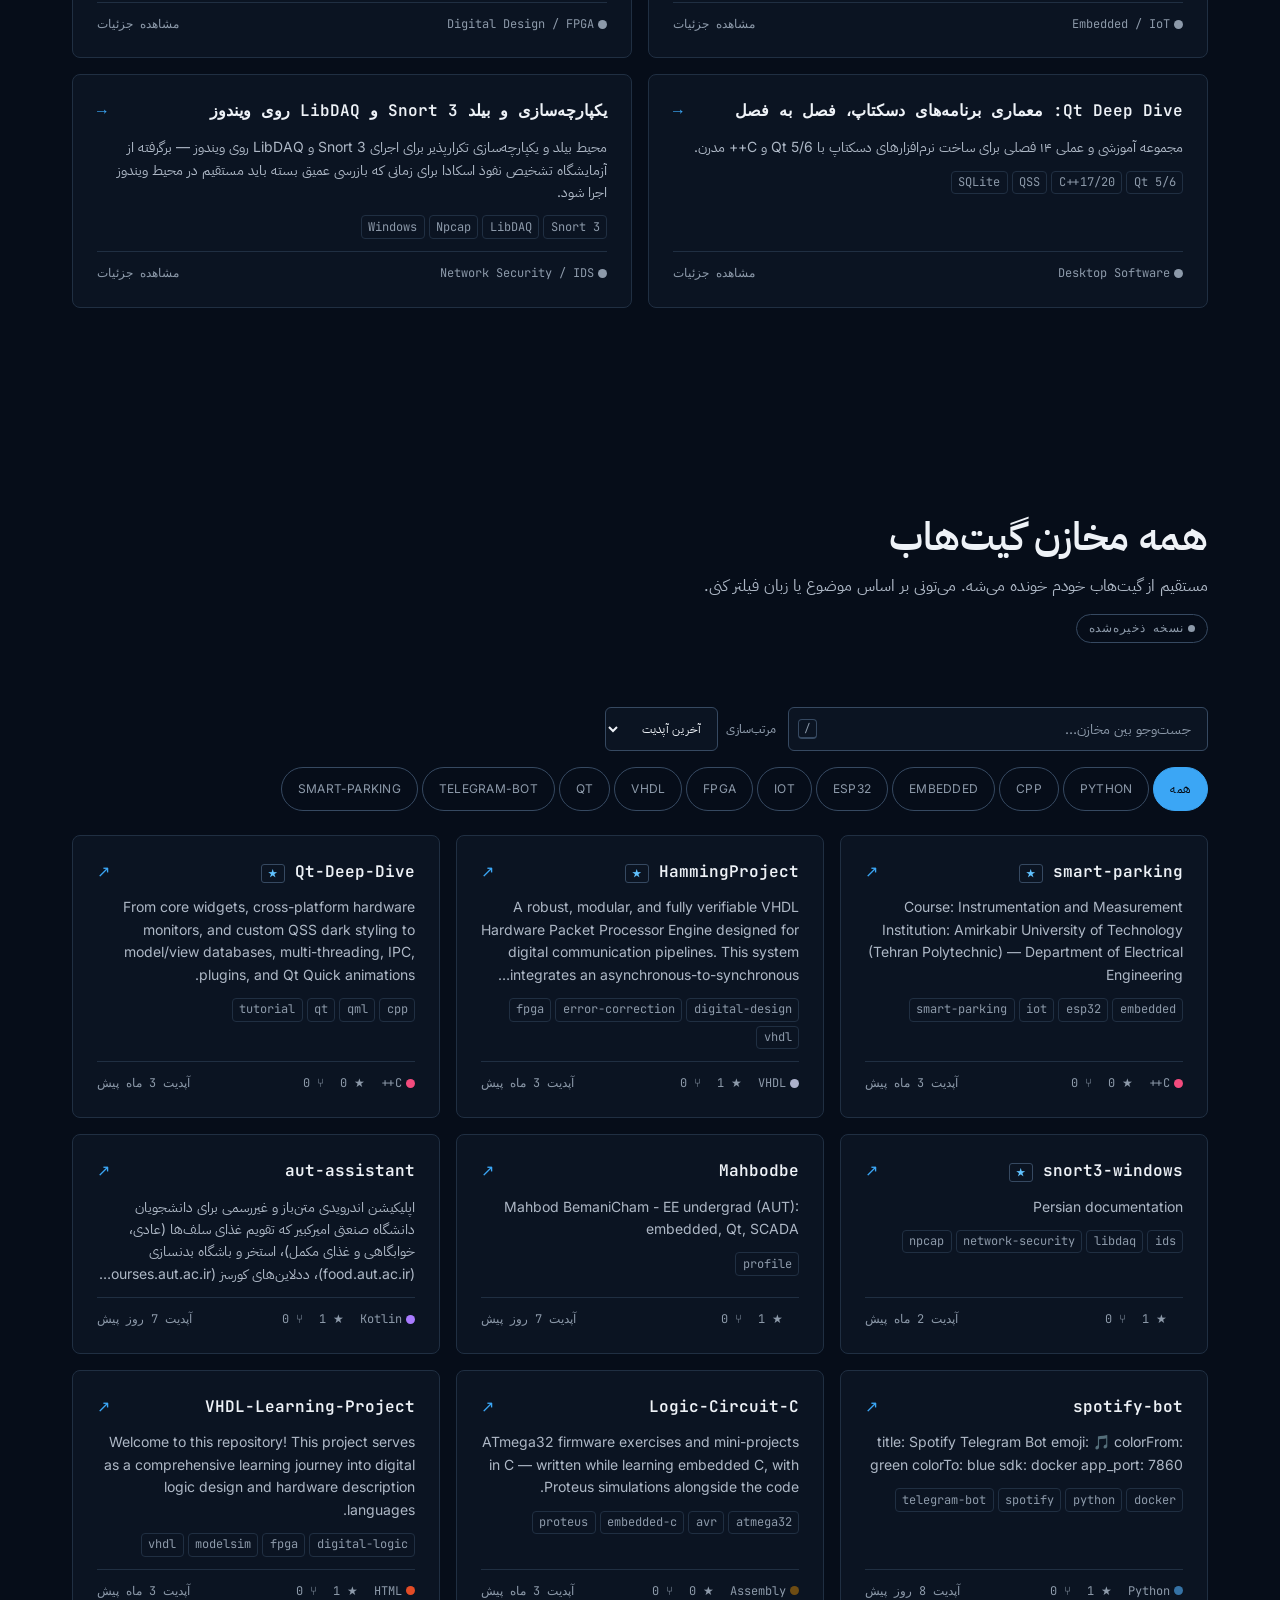
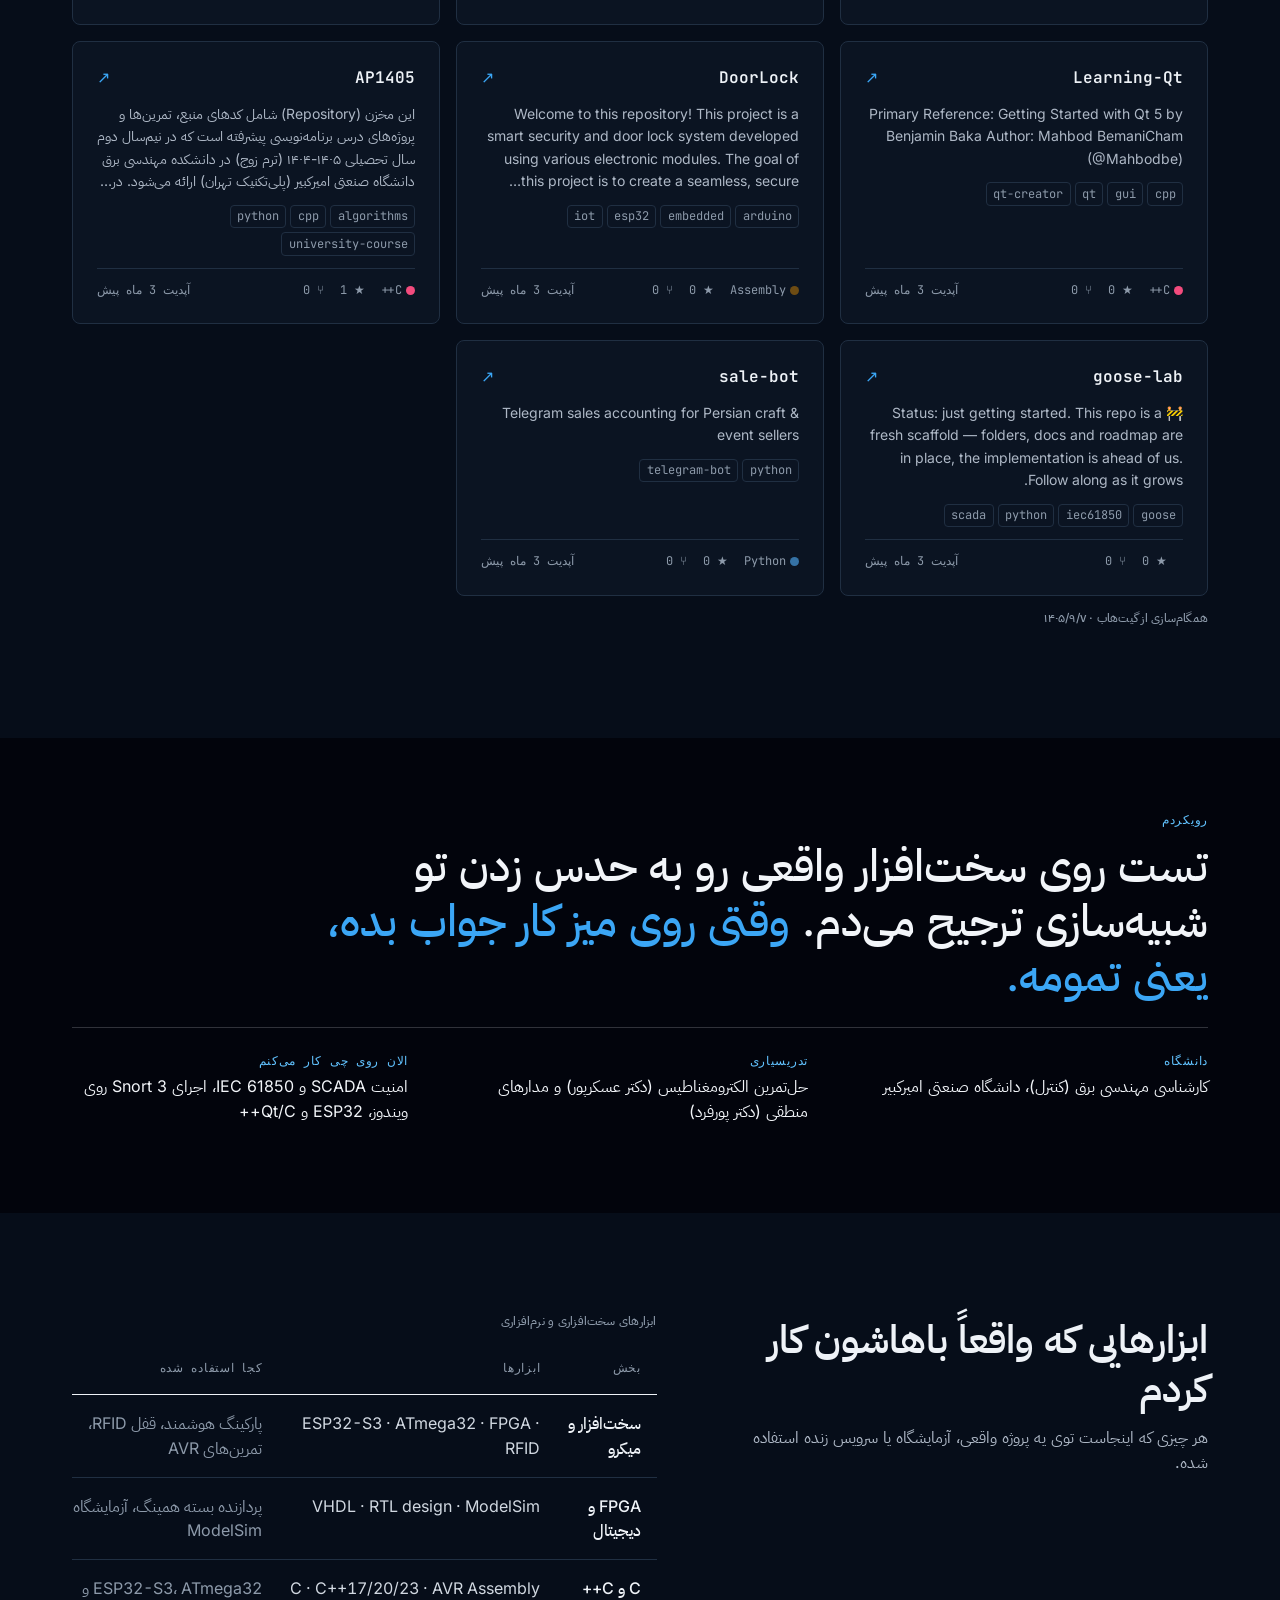
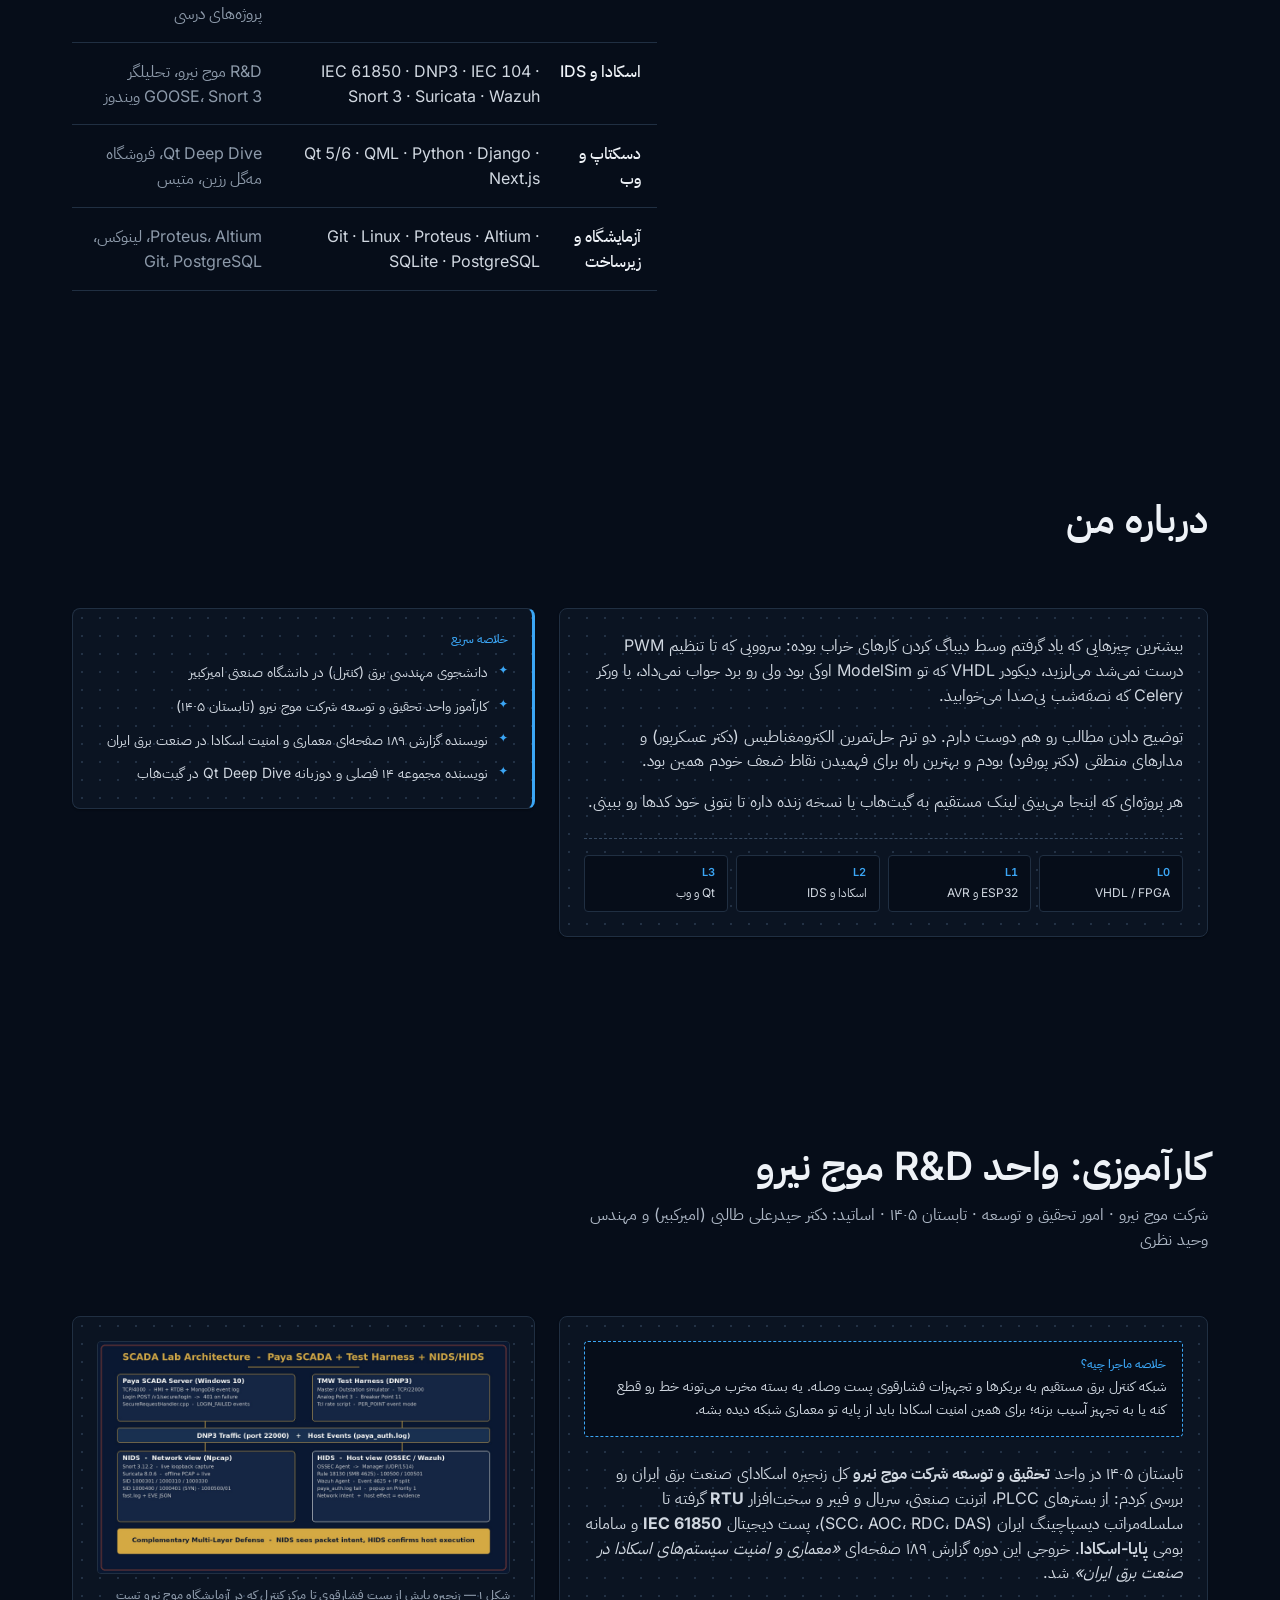
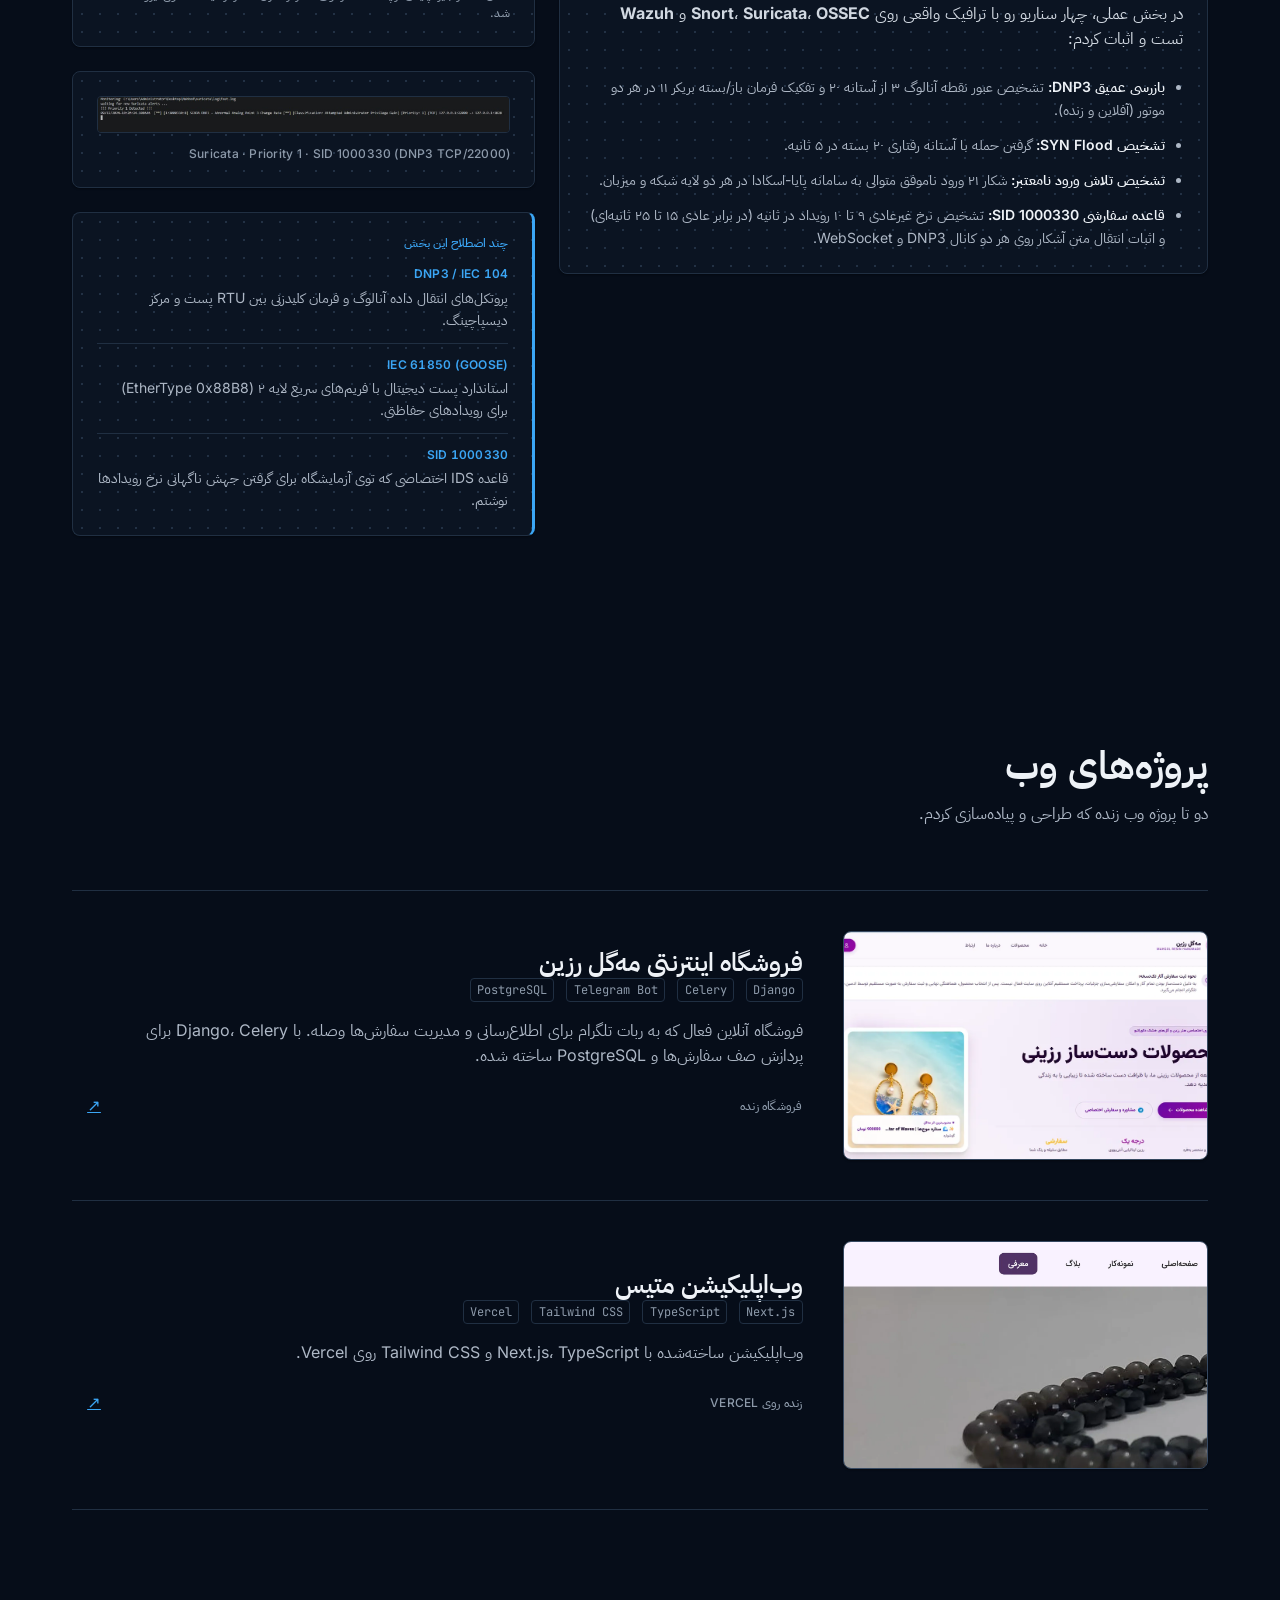
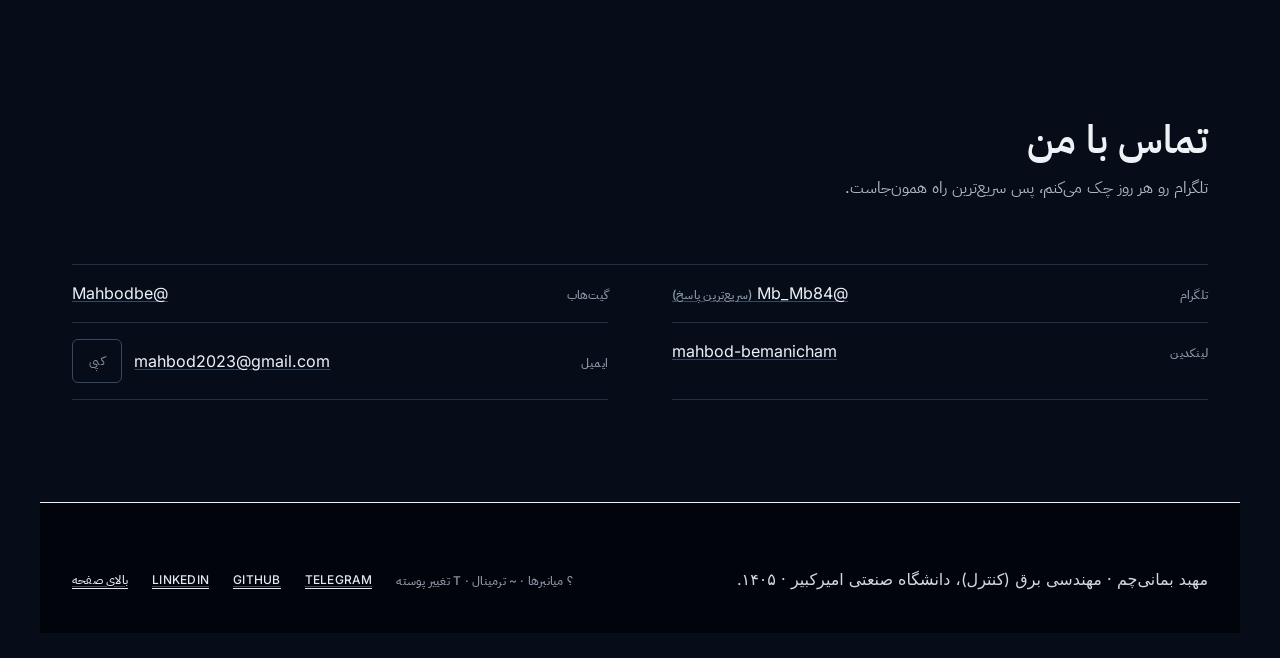
<file: fa/index.html>
<!DOCTYPE html>
<html lang="fa" dir="rtl" data-theme="cobalt">
<head>
<meta charset="UTF-8" />
<meta name="viewport" content="width=device-width, initial-scale=1, viewport-fit=cover" />
<title>مهبد بمانی‌چم — مهندسی برق، سیستم‌های نهفته، FPGA و امنیت اسکادا</title>
<meta name="description" content="مهبد بمانی‌چم، دانشجوی مهندسی برق (کنترل) دانشگاه صنعتی امیرکبیر. پروژه‌های ESP32، VHDL/FPGA، امنیت اسکادا (Snort 3 و IEC 61850)، Qt/C++ و وب." />
<meta name="robots" content="index, follow, max-image-preview:large, max-snippet:-1, max-video-preview:-1" />
<meta name="author" content="Mahbod BemaniCham" />
<link rel="canonical" href="https://nomoreidea.ir/fa/" />
<link rel="alternate" hreflang="en" href="https://nomoreidea.ir/" />
<link rel="alternate" hreflang="fa" href="https://nomoreidea.ir/fa/" />
<link rel="alternate" hreflang="x-default" href="https://nomoreidea.ir/" />
<meta property="og:site_name" content="Mahbod BemaniCham" />
<meta property="og:type" content="website" />
<meta property="og:title" content="مهبد بمانی‌چم — مهندسی برق، سیستم‌های نهفته، FPGA و امنیت اسکادا" />
<meta property="og:description" content="مهندسی برق امیرکبیر: ESP32، VHDL/FPGA، امنیت اسکادا و تشخیص نفوذ، Qt/C++ و وب." />
<meta property="og:url" content="https://nomoreidea.ir/fa/" />
<meta property="og:locale" content="fa_IR" />
<meta property="og:locale:alternate" content="en_US" />
<meta property="og:image" content="https://nomoreidea.ir/images/og-image.jpg" />
<meta property="og:image:width" content="1200" />
<meta property="og:image:height" content="630" />
<meta property="og:image:alt" content="پرتره مهبد بمانی‌چم در تهران" />
<meta name="twitter:card" content="summary_large_image" />
<meta name="twitter:title" content="مهبد بمانی‌چم — مهندسی برق، سیستم‌های نهفته، FPGA و امنیت اسکادا" />
<meta name="twitter:description" content="مهبد بمانی‌چم، دانشجوی مهندسی برق (کنترل) دانشگاه صنعتی امیرکبیر. پروژه‌های ESP32، VHDL/FPGA، امنیت اسکادا (Snort 3 و IEC 61850)، Qt/C++ و وب." />
<meta name="twitter:image" content="https://nomoreidea.ir/images/og-image.jpg" />
<meta name="color-scheme" content="dark light" />
<meta name="theme-color" content="#141824" />
<link rel="icon" href="/favicon.svg" type="image/svg+xml" />
<link rel="icon" href="/favicon.ico" sizes="48x48" />
<link rel="apple-touch-icon" href="/icons/icon-180.png" />
<link rel="manifest" href="/manifest.webmanifest" />
<script>(function(){document.documentElement.classList.add("js");try{var t=localStorage.getItem("site_theme");if(t)document.documentElement.setAttribute("data-theme",t);}catch(e){}})();</script>
<link rel="preload" href="/fonts/ibm-plex-sans-arabic-400.woff2" as="font" type="font/woff2" crossorigin />
<link rel="preload" href="/fonts/ibm-plex-sans-arabic-700.woff2" as="font" type="font/woff2" crossorigin />
<link rel="stylesheet" href="/css/fonts.css?v=5f127a23" />
<link rel="stylesheet" href="/css/tokens.css?v=1e645a3e" />
<link rel="stylesheet" href="/css/site.css?v=a736a0ec" />
<script type="application/ld+json">{"@context": "https://schema.org", "@graph": [{"@type": "WebSite", "@id": "https://nomoreidea.ir/#website", "url": "https://nomoreidea.ir/", "name": "Mahbod BemaniCham", "alternateName": "مهبد بمانی‌چم", "inLanguage": ["en", "fa"], "publisher": {"@id": "https://nomoreidea.ir/#person"}}, {"@type": "ProfilePage", "@id": "https://nomoreidea.ir/fa/#profile", "url": "https://nomoreidea.ir/fa/", "name": "مهبد بمانی‌چم — مهندسی برق، سیستم‌های نهفته، FPGA و امنیت اسکادا", "description": "مهبد بمانی‌چم، دانشجوی مهندسی برق (کنترل) دانشگاه صنعتی امیرکبیر. پروژه‌های ESP32، VHDL/FPGA، امنیت اسکادا (Snort 3 و IEC 61850)، Qt/C++ و وب.", "inLanguage": "fa", "dateCreated": "2025-01-01T00:00:00+03:30", "dateModified": "2026-11-25T00:00:00+03:30", "isPartOf": {"@id": "https://nomoreidea.ir/#website"}, "mainEntity": {"@type": "Person", "@id": "https://nomoreidea.ir/#person", "name": "مهبد بمانی‌چم", "alternateName": "Mahbodbe", "identifier": "Mahbodbe", "url": "https://nomoreidea.ir/fa/", "image": "https://nomoreidea.ir/images/mahbod.jpg", "jobTitle": "دانشجوی مهندسی برق (کنترل)", "description": "مهبد بمانی‌چم، دانشجوی مهندسی برق (کنترل) دانشگاه صنعتی امیرکبیر. پروژه‌های ESP32، VHDL/FPGA، امنیت اسکادا (Snort 3 و IEC 61850)، Qt/C++ و وب.", "address": {"@type": "PostalAddress", "addressLocality": "Tehran", "addressCountry": "IR"}, "alumniOf": {"@type": "CollegeOrUniversity", "name": "Amirkabir University of Technology", "alternateName": ["Tehran Polytechnic", "دانشگاه صنعتی امیرکبیر"]}, "sameAs": ["https://github.com/Mahbodbe", "https://www.linkedin.com/in/mahbod-bemanicham-048b252ab", "https://t.me/Mb_Mb84"], "knowsAbout": ["Embedded Systems", "Digital Design", "FPGA", "VHDL", "ESP32", "Control Systems", "SCADA", "IEC 61850", "DNP3", "Snort 3", "Suricata", "Wazuh", "OT Security", "Qt", "Django"]}, "primaryImageOfPage": {"@type": "ImageObject", "url": "https://nomoreidea.ir/images/og-image.jpg"}}]}</script>
</head>

<body class="fa-mode">
<a class="skip" href="#work" data-i18n="skip_to_index">رفتن به پروژه‌ها</a>
<div class="progress" aria-hidden="true"><i id="progressBar"></i></div>

<header class="nav">
  <div class="shell nav__inner">
    <a class="wordmark" href="#top"><span data-i18n="brand">مهبد بمانی‌چم</span><span class="wordmark__dot" aria-hidden="true"></span></a>
    <nav class="nav__links" aria-label="Sections">
      <a class="nav__link" href="#work"><span class="nav__num" aria-hidden="true">01</span><span data-i18n="nav_work">پروژه‌ها</span></a>
      <a class="nav__link" href="#stack"><span class="nav__num" aria-hidden="true">02</span><span data-i18n="nav_stack">مهارت‌ها</span></a>
      <a class="nav__link" href="#about"><span class="nav__num" aria-hidden="true">03</span><span data-i18n="nav_about">درباره من</span></a>
      <a class="nav__link" href="#internships"><span class="nav__num" aria-hidden="true">04</span><span data-i18n="nav_internship">کارآموزی</span></a>
      <a class="nav__link" href="#webdesigns"><span class="nav__num" aria-hidden="true">05</span><span data-i18n="nav_web">وب</span></a>
      <a class="nav__link" href="#contact"><span class="nav__num" aria-hidden="true">06</span><span data-i18n="nav_contact">ارتباط</span></a>
    </nav>
    <div class="nav__actions">
      <button class="icon-btn" id="palBtn" type="button" aria-label="Open command palette" title="Ctrl K"><span aria-hidden="true">⌘</span></button>
      <button class="icon-btn" id="termBtn" type="button" aria-label="Open terminal" title="~"><span aria-hidden="true">&gt;_</span></button>
      <button class="icon-btn" id="themeToggle" type="button" aria-label="Cycle color theme" title="T"><span aria-hidden="true">◑</span></button>
      <a class="lang-toggle" id="langToggle" href="/" hreflang="en" lang="en" data-i18n-aria="switch_language" aria-label="تغییر زبان">
        <span class="lang-opt" data-l="en">EN</span><span class="lang-sep">/</span><span class="lang-opt is-active" data-l="fa">فا</span>
      </a>
    </div>
  </div>
</header>

<main id="top">

  <!-- hero -->
  <section class="band hero">
    <div class="shell">
      <div class="status-row">
        <span class="status"><span class="status__dot" aria-hidden="true"></span><span data-i18n="status_open">آماده همکاری و پروژه‌های جدید</span></span>
        <span class="clock" aria-hidden="true"><span>TEH</span><span id="tehranClock">--:--:--</span></span>
      </div>
      <div class="hero__grid">
        <div class="hero__col">
          <p class="hero__eyebrow label" data-i18n="hero_eyebrow">دانشگاه صنعتی امیرکبیر · مهندسی برق · کنترل</p>
          <h1 class="hero__display" data-i18n="hero_title">سلام، من <em>مهبدم</em>.</h1>
          <p class="hero__lede" data-i18n="hero_lede">دانشجوی مهندسی برق (گرایش کنترل) در دانشگاه صنعتی امیرکبیر. با ESP32 و VHDL کار می‌کنم، با Qt و C++ برنامه دسکتاپ می‌سازم و تابستان ۱۴۰۵ توی واحد R&D شرکت موج نیرو روی معماری و امنیت اسکادا و تشخیص نفوذ کارآموزی گذروندم.</p>
          <div class="hero__meta">
            <span class="label" data-i18n="meta_loc">تهران، ایران</span>
            <span class="label" data-i18n="meta_degree">کارشناسی مهندسی برق · کنترل</span>
          </div>
          <div class="hero__actions">
            <a class="btn-solid" href="#work"><span data-i18n="view_index">دیدن پروژه‌ها</span> <span aria-hidden="true">↓</span></a>
            <a class="cta-type" href="https://github.com/Mahbodbe" target="_blank" rel="noreferrer">GitHub <span aria-hidden="true">↗</span></a>
            <a class="cta-type" href="/resume/Mahbod-BemaniCham-Resume-FA.pdf" data-resume hidden download><span data-i18n="resume_btn">رزومه PDF</span> <span aria-hidden="true">↓</span></a>
          </div>
        </div>
        <div class="hero__aside">
          <figure class="hero__portrait">
            <img class="hero__img" src="/images/mahbod.webp" width="720" height="960" alt="پرتره مهبد بمانی‌چم در تهران" fetchpriority="high" decoding="async" />
            <figcaption data-i18n="hero_caption">تهران · مهندسی برق امیرکبیر</figcaption>
          </figure>
          <nav class="nb-card quick-index" aria-label="Quick index">
            <p class="quick-index__head label" data-i18n="index_heading">توی این صفحه</p>
            <ol class="quick-index__list">
              <li><a href="#featured"><span data-i18n="index_01">پروژه‌های منتخب</span><span class="quick-index__dots" aria-hidden="true"></span><span class="mono">01</span></a></li>
              <li><a href="#work"><span data-i18n="index_02">همه مخازن گیت‌هاب</span><span class="quick-index__dots" aria-hidden="true"></span><span class="mono">02</span></a></li>
              <li><a href="#internships"><span data-i18n="index_03">کارآموزی موج نیرو</span><span class="quick-index__dots" aria-hidden="true"></span><span class="mono">03</span></a></li>
              <li><a href="#webdesigns"><span data-i18n="index_04">پروژه‌های وب</span><span class="quick-index__dots" aria-hidden="true"></span><span class="mono">04</span></a></li>
              <li><a href="#contact"><span data-i18n="index_05">تماس با من</span><span class="quick-index__dots" aria-hidden="true"></span><span class="mono">05</span></a></li>
            </ol>
          </nav>
        </div>
      </div>
      <div class="stats reveal" id="stats">
        <div class="stats__cell"><span class="stats__num" id="statRepos">17</span><span class="label" data-i18n="count_repos">مخزن عمومی</span></div>
        <div class="stats__cell"><span class="stats__num" id="statStars">4</span><span class="label" data-i18n="count_stars">ستاره</span></div>
        <div class="stats__cell"><span class="stats__num" id="statFollowers">2</span><span class="label" data-i18n="count_followers">دنبال‌کننده</span></div>
        <div class="stats__cell"><span class="stats__num" id="statSince">2023</span><span class="label" data-i18n="count_since">توی گیت‌هاب از</span></div>
      </div>
    </div>
  </section>

  <!-- capabilities -->
  <div class="band caps" role="presentation">
    <ul class="shell">
      <li>ESP32-S3</li><li>VHDL / FPGA</li><li>C / C++23</li><li>Qt 5·6</li><li>Python</li><li>SCADA</li>
      <li>IEC 61850</li><li>DNP3</li><li>Snort 3 / Suricata</li><li>Wazuh</li><li>Django</li><li>Git</li>
    </ul>
  </div>

  <!-- featured projects (own pages) -->
  <section class="band section" id="featured">
    <div class="shell">
      <header class="section__head">
        <h2 class="section__title" data-i18n="featured_title">پروژه‌های منتخب</h2>
        <p class="section__note" data-i18n="featured_note">چهار پروژه‌ای که بهتره اول سراغشون بری. هر کدوم صفحه جدا داره و توضیح می‌ده دقیقاً چی می‌سازه و سهم من چی بوده.</p>
      </header>
      <div class="pgrid pgrid--featured">
        <a class="pcard pcard--page" href="/fa/projects/smart-parking/"><div class="pcard__top"><span class="pcard__name">پارکینگ هوشمند: داده‌برداری و کنترل گیت با ESP32</span><span class="pcard__go" aria-hidden="true">→</span></div><p class="pcard__excerpt">سامانه کامل ابزار دقیق و کنترل برای پارکینگ چندطبقه: تشخیص دوگانه اشغال جایگاه، راه‌بند با کنترلر PID، احراز هویت دومرحله‌ای خودرو و داشبورد وب زنده.</p><ul class="pcard__topics"><li>ESP32-S3</li><li>C++</li><li>Python</li><li>SQLite / PostgreSQL</li></ul><div class="pcard__foot"><span class="pcard__lang"><i aria-hidden="true"></i>Embedded / IoT</span><span class="pcard__spacer"></span><span>مشاهده جزئیات</span></div></a>
        <a class="pcard pcard--page" href="/fa/projects/hammingproject/"><div class="pcard__top"><span class="pcard__name">پردازنده بسته سخت‌افزاری با تصحیح خطای همینگ در VHDL</span><span class="pcard__go" aria-hidden="true">→</span></div><p class="pcard__excerpt">پردازنده بسته ماژولار در سطح RTL که فریم‌های سریال را دریافت می‌کند، خطای تک‌بیتی را به‌صورت بلادرنگ با دیکودر همینگ سخت‌افزاری اصلاح می‌کند و عملیات را با ALU و واحد کنترل FSM اجرا می‌کند.</p><ul class="pcard__topics"><li>VHDL</li><li>FPGA</li><li>ModelSim</li><li>RTL Design</li></ul><div class="pcard__foot"><span class="pcard__lang"><i aria-hidden="true"></i>Digital Design / FPGA</span><span class="pcard__spacer"></span><span>مشاهده جزئیات</span></div></a>
        <a class="pcard pcard--page" href="/fa/projects/qt-deep-dive/"><div class="pcard__top"><span class="pcard__name">Qt Deep Dive: معماری برنامه‌های دسکتاپ، فصل به فصل</span><span class="pcard__go" aria-hidden="true">→</span></div><p class="pcard__excerpt">مجموعه آموزشی و عملی ۱۴ فصلی برای ساخت نرم‌افزارهای دسکتاپ با Qt 5/6 و C++ مدرن.</p><ul class="pcard__topics"><li>Qt 5/6</li><li>C++17/20</li><li>QSS</li><li>SQLite</li></ul><div class="pcard__foot"><span class="pcard__lang"><i aria-hidden="true"></i>Desktop Software</span><span class="pcard__spacer"></span><span>مشاهده جزئیات</span></div></a>
        <a class="pcard pcard--page" href="/fa/projects/snort3-windows/"><div class="pcard__top"><span class="pcard__name">یکپارچه‌سازی و بیلد Snort 3 و LibDAQ روی ویندوز</span><span class="pcard__go" aria-hidden="true">→</span></div><p class="pcard__excerpt">محیط بیلد و یکپارچه‌سازی تکرارپذیر برای اجرای Snort 3 و LibDAQ روی ویندوز — برگرفته از آزمایشگاه تشخیص نفوذ اسکادا برای زمانی که بازرسی عمیق بسته باید مستقیم در محیط ویندوز اجرا شود.</p><ul class="pcard__topics"><li>Snort 3</li><li>LibDAQ</li><li>Npcap</li><li>Windows</li></ul><div class="pcard__foot"><span class="pcard__lang"><i aria-hidden="true"></i>Network Security / IDS</span><span class="pcard__spacer"></span><span>مشاهده جزئیات</span></div></a>
      </div>
    </div>
  </section>

  <!-- live project index -->
  <section class="band section" id="work">
    <div class="shell">
      <header class="section__head">
        <h2 class="section__title" data-i18n="work_title">همه مخازن گیت‌هاب</h2>
        <p class="section__note" data-i18n="work_note">مستقیم از گیت‌هاب خودم خونده می‌شه. می‌تونی بر اساس موضوع یا زبان فیلتر کنی.</p>
        <span class="badge-live is-off" id="liveBadge"><i aria-hidden="true"></i><span id="liveBadgeText" data-i18n="badge_syncing">در حال دریافت…</span></span>
      </header>
      <div class="toolbar">
        <div class="toolbar__search">
          <input id="projSearch" type="search" autocomplete="off" spellcheck="false"
                 placeholder="جست‌وجو بین مخازن…" aria-label="Search projects" data-i18n-ph="search_ph" />
          <kbd class="kbd" aria-hidden="true">/</kbd>
        </div>
        <label class="toolbar__sort">
          <span class="label" data-i18n="sort_label">مرتب‌سازی</span>
          <select id="projSort" aria-label="Sort projects">
            <option value="pushed" data-i18n="sort_pushed">آخرین آپدیت</option>
            <option value="stars" data-i18n="sort_stars">بیشترین ستاره</option>
            <option value="name" data-i18n="sort_name">نام الفبایی</option>
          </select>
        </label>
      </div>
      <div class="chips" id="projChips"></div>
      <div class="pgrid" id="projectGrid" aria-live="polite">
        <a class="pcard" href="https://github.com/Mahbodbe/smart-parking" target="_blank" rel="noreferrer" data-repo="Mahbodbe/smart-parking" style="--lang-dot:#f34b7d"><div class="pcard__top"><span class="pcard__name">smart-parking <span class="flag-pin" title="featured">★</span></span><span class="pcard__go" aria-hidden="true">↗</span></div><p class="pcard__excerpt">Course: Instrumentation and Measurement Institution: Amirkabir University of Technology (Tehran Polytechnic) — Department of Electrical Engineering</p><ul class="pcard__topics"><li>embedded</li><li>esp32</li><li>iot</li><li>smart-parking</li></ul><div class="pcard__foot"><span class="pcard__lang"><i aria-hidden="true"></i>C++</span><span title="stars">★ 0</span><span title="forks">⑂ 0</span><span class="pcard__spacer"></span><span>آپدیت 2026-09-05</span></div></a>
        <a class="pcard" href="https://github.com/Mahbodbe/HammingProject" target="_blank" rel="noreferrer" data-repo="Mahbodbe/HammingProject" style="--lang-dot:#adb2cb"><div class="pcard__top"><span class="pcard__name">HammingProject <span class="flag-pin" title="featured">★</span></span><span class="pcard__go" aria-hidden="true">↗</span></div><p class="pcard__excerpt">A robust, modular, and fully verifiable VHDL Hardware Packet Processor Engine designed for digital communication pipelines. This system integrates an asynchronous-to-synchronous protocol interface, data serialization layers, an execution Arithmetic Logic Unit (ALU), memory registers, and an…</p><ul class="pcard__topics"><li>digital-design</li><li>error-correction</li><li>fpga</li><li>vhdl</li></ul><div class="pcard__foot"><span class="pcard__lang"><i aria-hidden="true"></i>VHDL</span><span title="stars">★ 1</span><span title="forks">⑂ 0</span><span class="pcard__spacer"></span><span>آپدیت 2026-09-05</span></div></a>
        <a class="pcard" href="https://github.com/Mahbodbe/Qt-Deep-Dive" target="_blank" rel="noreferrer" data-repo="Mahbodbe/Qt-Deep-Dive" style="--lang-dot:#f34b7d"><div class="pcard__top"><span class="pcard__name">Qt-Deep-Dive <span class="flag-pin" title="featured">★</span></span><span class="pcard__go" aria-hidden="true">↗</span></div><p class="pcard__excerpt">From core widgets, cross-platform hardware monitors, and custom QSS dark styling to model/view databases, multi-threading, IPC, plugins, and Qt Quick animations.</p><ul class="pcard__topics"><li>cpp</li><li>qml</li><li>qt</li><li>tutorial</li></ul><div class="pcard__foot"><span class="pcard__lang"><i aria-hidden="true"></i>C++</span><span title="stars">★ 0</span><span title="forks">⑂ 0</span><span class="pcard__spacer"></span><span>آپدیت 2026-09-01</span></div></a>
        <a class="pcard" href="https://github.com/Mahbodbe/spotify-bot" target="_blank" rel="noreferrer" data-repo="Mahbodbe/spotify-bot" style="--lang-dot:#3572A5"><div class="pcard__top"><span class="pcard__name">spotify-bot </span><span class="pcard__go" aria-hidden="true">↗</span></div><p class="pcard__excerpt">A focused Telegram bot: send a Spotify track URL and receive an MP3.</p><div class="pcard__foot"><span class="pcard__lang"><i aria-hidden="true"></i>Python</span><span title="stars">★ 0</span><span title="forks">⑂ 0</span><span class="pcard__spacer"></span><span>آپدیت 2026-10-02</span></div></a>
        <a class="pcard" href="https://github.com/Mahbodbe/snort3-windows" target="_blank" rel="noreferrer" data-repo="Mahbodbe/snort3-windows"><div class="pcard__top"><span class="pcard__name">snort3-windows <span class="flag-pin" title="featured">★</span></span><span class="pcard__go" aria-hidden="true">↗</span></div><p class="pcard__excerpt">Persian documentation</p><ul class="pcard__topics"><li>ids</li><li>libdaq</li><li>network-security</li><li>npcap</li></ul><div class="pcard__foot"><span></span><span title="stars">★ 1</span><span title="forks">⑂ 0</span><span class="pcard__spacer"></span><span>آپدیت 2026-09-16</span></div></a>
        <a class="pcard" href="https://github.com/Mahbodbe/Mahbodbe" target="_blank" rel="noreferrer" data-repo="Mahbodbe/Mahbodbe"><div class="pcard__top"><span class="pcard__name">Mahbodbe </span><span class="pcard__go" aria-hidden="true">↗</span></div><p class="pcard__excerpt">I am an Electrical Engineering student at Amirkabir University of Technology (Tehran Polytechnic) with a strong focus on bridging the gap between low-level hardware and high-level software systems.</p><ul class="pcard__topics"><li>profile</li></ul><div class="pcard__foot"><span></span><span title="stars">★ 0</span><span title="forks">⑂ 0</span><span class="pcard__spacer"></span><span>آپدیت 2026-09-05</span></div></a>
        <a class="pcard" href="https://github.com/Mahbodbe/Logic-Circuit-C" target="_blank" rel="noreferrer" data-repo="Mahbodbe/Logic-Circuit-C" style="--lang-dot:#6E4C13"><div class="pcard__top"><span class="pcard__name">Logic-Circuit-C </span><span class="pcard__go" aria-hidden="true">↗</span></div><p class="pcard__excerpt">ATmega32 firmware exercises and mini-projects in C — written while learning embedded C, with Proteus simulations alongside the code.</p><ul class="pcard__topics"><li>atmega32</li><li>avr</li><li>embedded-c</li><li>proteus</li></ul><div class="pcard__foot"><span class="pcard__lang"><i aria-hidden="true"></i>Assembly</span><span title="stars">★ 0</span><span title="forks">⑂ 0</span><span class="pcard__spacer"></span><span>آپدیت 2026-09-05</span></div></a>
        <a class="pcard" href="https://github.com/Mahbodbe/VHDL-Learning-Project" target="_blank" rel="noreferrer" data-repo="Mahbodbe/VHDL-Learning-Project" style="--lang-dot:#e34c26"><div class="pcard__top"><span class="pcard__name">VHDL-Learning-Project </span><span class="pcard__go" aria-hidden="true">↗</span></div><p class="pcard__excerpt">Welcome to this repository! This project serves as a comprehensive learning journey into digital logic design and hardware description languages.</p><ul class="pcard__topics"><li>digital-logic</li><li>fpga</li><li>modelsim</li><li>vhdl</li></ul><div class="pcard__foot"><span class="pcard__lang"><i aria-hidden="true"></i>HTML</span><span title="stars">★ 1</span><span title="forks">⑂ 0</span><span class="pcard__spacer"></span><span>آپدیت 2026-09-05</span></div></a>
        <a class="pcard" href="https://github.com/Mahbodbe/Learning-Qt" target="_blank" rel="noreferrer" data-repo="Mahbodbe/Learning-Qt" style="--lang-dot:#f34b7d"><div class="pcard__top"><span class="pcard__name">Learning-Qt </span><span class="pcard__go" aria-hidden="true">↗</span></div><p class="pcard__excerpt">Primary Reference: Getting Started with Qt 5 by Benjamin Baka Author: Mahbod BemaniCham (@Mahbodbe)</p><ul class="pcard__topics"><li>cpp</li><li>gui</li><li>qt</li><li>qt-creator</li></ul><div class="pcard__foot"><span class="pcard__lang"><i aria-hidden="true"></i>C++</span><span title="stars">★ 0</span><span title="forks">⑂ 0</span><span class="pcard__spacer"></span><span>آپدیت 2026-09-05</span></div></a>
        <a class="pcard" href="https://github.com/Mahbodbe/DoorLock" target="_blank" rel="noreferrer" data-repo="Mahbodbe/DoorLock" style="--lang-dot:#6E4C13"><div class="pcard__top"><span class="pcard__name">DoorLock </span><span class="pcard__go" aria-hidden="true">↗</span></div><p class="pcard__excerpt">Welcome to this repository! This project is a smart security and door lock system developed using various electronic modules. The goal of this project is to create a seamless, secure access system featuring user authentication and motion detection.</p><ul class="pcard__topics"><li>arduino</li><li>embedded</li><li>esp32</li><li>iot</li></ul><div class="pcard__foot"><span class="pcard__lang"><i aria-hidden="true"></i>Assembly</span><span title="stars">★ 0</span><span title="forks">⑂ 0</span><span class="pcard__spacer"></span><span>آپدیت 2026-09-05</span></div></a>
        <a class="pcard" href="https://github.com/Mahbodbe/AP1405" target="_blank" rel="noreferrer" data-repo="Mahbodbe/AP1405" style="--lang-dot:#f34b7d"><div class="pcard__top"><span class="pcard__name">AP1405 </span><span class="pcard__go" aria-hidden="true">↗</span></div><p class="pcard__excerpt">این مخزن (Repository) شامل کدهای منبع، تمرین‌ها و پروژه‌های درس برنامه‌نویسی پیشرفته است که در نیم‌سال دوم سال تحصیلی ۱۴۰۵-۱۴۰۴ (ترم زوج) در دانشکده مهندسی برق دانشگاه صنعتی امیرکبیر (پلی‌تکنیک تهران) ارائه می‌شود. در این دوره، مفاهیم پیشرفته برنامه‌نویسی با استفاده از دو زبان $C++23$ و Python…</p><ul class="pcard__topics"><li>algorithms</li><li>cpp</li><li>python</li><li>university-course</li></ul><div class="pcard__foot"><span class="pcard__lang"><i aria-hidden="true"></i>C++</span><span title="stars">★ 1</span><span title="forks">⑂ 0</span><span class="pcard__spacer"></span><span>آپدیت 2026-09-05</span></div></a>
        <a class="pcard" href="https://github.com/Mahbodbe/goose-lab" target="_blank" rel="noreferrer" data-repo="Mahbodbe/goose-lab"><div class="pcard__top"><span class="pcard__name">goose-lab </span><span class="pcard__go" aria-hidden="true">↗</span></div><p class="pcard__excerpt">🚧 Status: just getting started. This repo is a fresh scaffold — folders, docs and roadmap are in place, the implementation is ahead of us. Follow along as it grows.</p><ul class="pcard__topics"><li>goose</li><li>iec61850</li><li>python</li><li>scada</li></ul><div class="pcard__foot"><span></span><span title="stars">★ 0</span><span title="forks">⑂ 0</span><span class="pcard__spacer"></span><span>آپدیت 2026-09-04</span></div></a>
        <a class="pcard" href="https://github.com/Mahbodbe/sale-bot" target="_blank" rel="noreferrer" data-repo="Mahbodbe/sale-bot" style="--lang-dot:#3572A5"><div class="pcard__top"><span class="pcard__name">sale-bot </span><span class="pcard__go" aria-hidden="true">↗</span></div><p class="pcard__excerpt">Telegram sales accounting for Persian craft &amp; event sellers</p><ul class="pcard__topics"><li>python</li><li>telegram-bot</li></ul><div class="pcard__foot"><span class="pcard__lang"><i aria-hidden="true"></i>Python</span><span title="stars">★ 0</span><span title="forks">⑂ 0</span><span class="pcard__spacer"></span><span>آپدیت 2026-08-28</span></div></a>
      </div>
      <p class="sync-note label" id="syncNote">همگام‌سازی از گیت‌هاب · 2026-10-09</p>
    </div>
  </section>

  <!-- background -->
  <section class="plate">
    <div class="shell">
      <div class="plate__inner">
        <span class="plate__label" data-i18n="plate_label">رویکردم</span>
        <p class="plate__claim" data-i18n="plate_claim">تست روی سخت‌افزار واقعی رو به حدس زدن تو شبیه‌سازی ترجیح می‌دم. <em>وقتی روی میز کار جواب بده، یعنی تمومه.</em></p>
        <dl class="plate__grid">
          <div class="plate__row"><dt data-i18n="studying">دانشگاه</dt><dd data-i18n="studying_value">کارشناسی مهندسی برق (کنترل)، دانشگاه صنعتی امیرکبیر</dd></div>
          <div class="plate__row"><dt data-i18n="ta">تدریسیاری</dt><dd data-i18n="ta_value">حل‌تمرین الکترومغناطیس (دکتر عسکرپور) و مدارهای منطقی (دکتر پورفرد)</dd></div>
          <div class="plate__row"><dt data-i18n="focus_label">الان روی چی کار می‌کنم</dt><dd data-i18n="focus_value">امنیت SCADA و IEC 61850، اجرای Snort 3 روی ویندوز، ESP32 و Qt/C++</dd></div>
        </dl>
      </div>
    </div>
  </section>

  <!-- stack -->
  <section class="band section" id="stack">
    <div class="shell">
      <div class="section--split">
        <header class="section__head">
          <h2 class="section__title" data-i18n="tools_title">ابزارهایی که واقعاً باهاشون کار کردم</h2>
          <p class="section__note" data-i18n="tools_note">هر چیزی که اینجاست توی یه پروژه واقعی، آزمایشگاه یا سرویس زنده استفاده شده.</p>
        </header>
        <table class="spec">
          <caption class="label" data-i18n="tools_caption">ابزارهای سخت‌افزاری و نرم‌افزاری</caption>
          <thead>
            <tr>
              <th scope="col" data-i18n="tools_layer">بخش</th>
              <th scope="col" data-i18n="tools_tools">ابزارها</th>
              <th scope="col" data-i18n="tools_used">کجا استفاده شده</th>
            </tr>
          </thead>
          <tbody>
            <tr><th scope="row" data-i18n="tool_silicon">سخت‌افزار و میکرو</th><td>ESP32-S3 · ATmega32 · FPGA · RFID</td><td data-i18n="tool_silicon_used">پارکینگ هوشمند، قفل RFID، تمرین‌های AVR</td></tr>
            <tr><th scope="row" data-i18n="tool_hdl">FPGA و دیجیتال</th><td>VHDL · RTL design · ModelSim</td><td data-i18n="tool_hdl_used">پردازنده بسته همینگ، آزمایشگاه ModelSim</td></tr>
            <tr><th scope="row" data-i18n="tool_firmware">C و C++</th><td>C · C++17/20/23 · AVR Assembly</td><td data-i18n="tool_firmware_used">ESP32-S3، ATmega32 و پروژه‌های درسی</td></tr>
            <tr><th scope="row" data-i18n="tool_scada">اسکادا و IDS</th><td>IEC 61850 · DNP3 · IEC 104 · Snort 3 · Suricata · Wazuh</td><td data-i18n="tool_scada_used">R&D موج نیرو، تحلیلگر GOOSE، Snort 3 ویندوز</td></tr>
            <tr><th scope="row" data-i18n="tool_application">دسکتاپ و وب</th><td>Qt 5/6 · QML · Python · Django · Next.js</td><td data-i18n="tool_application_used">Qt Deep Dive، فروشگاه مه‌گل رزین، متیس</td></tr>
            <tr><th scope="row" data-i18n="tool_bench">آزمایشگاه و زیرساخت</th><td>Git · Linux · Proteus · Altium · SQLite · PostgreSQL</td><td data-i18n="tool_bench_used">Proteus، Altium، لینوکس، Git، PostgreSQL</td></tr>
          </tbody>
        </table>
      </div>
    </div>
  </section>

  <!-- about (hybrid bento lab-notebook) -->
  <section class="band section" id="about">
    <div class="shell">
      <header class="section__head">
        <h2 class="section__title" data-i18n="about_title">درباره من</h2>
      </header>
      <div class="bento-two">
        <div class="nb-card nb-card--prose">
          <div class="prose">
            <p data-i18n="about_p1">بیشترین چیزهایی که یاد گرفتم وسط دیباگ کردن کارهای خراب بوده: سروویی که تا تنظیم PWM درست نمی‌شد می‌لرزید، دیکودر VHDL که تو ModelSim اوکی بود ولی رو برد جواب نمی‌داد، یا ورکر Celery که نصفه‌شب بی‌صدا می‌خوابید.</p>
            <p data-i18n="about_p2">توضیح دادن مطالب رو هم دوست دارم. دو ترم حل‌تمرین الکترومغناطیس (دکتر عسکرپور) و مدارهای منطقی (دکتر پورفرد) بودم و بهترین راه برای فهمیدن نقاط ضعف خودم همین بود.</p>
            <p data-i18n="about_p3">هر پروژه‌ای که اینجا می‌بینی لینک مستقیم به گیت‌هاب یا نسخه زنده داره تا بتونی خود کدها رو ببینی.</p>
          </div>
          <ol class="signal-flow" aria-label="Engineering signal path">
            <li><span class="mono">L0</span><span data-i18n="flow_1">VHDL / FPGA</span></li>
            <li><span class="mono">L1</span><span data-i18n="flow_2">ESP32 و AVR</span></li>
            <li><span class="mono">L2</span><span data-i18n="flow_3">اسکادا و IDS</span></li>
            <li><span class="mono">L3</span><span data-i18n="flow_4">Qt و وب</span></li>
          </ol>
        </div>
        <aside class="nb-card nb-card--spine">
          <p class="label nb-card__eyebrow" data-i18n="facts_title">خلاصه سریع</p>
          <ul class="fact-list">
            <li data-i18n="fact_1">دانشجوی مهندسی برق (کنترل) در دانشگاه صنعتی امیرکبیر</li>
            <li data-i18n="fact_2">کارآموز واحد تحقیق و توسعه شرکت موج نیرو (تابستان ۱۴۰۵)</li>
            <li data-i18n="fact_3">نویسنده گزارش ۱۸۹ صفحه‌ای معماری و امنیت اسکادا در صنعت برق ایران</li>
            <li data-i18n="fact_4">نویسنده مجموعه ۱۴ فصلی و دوزبانه Qt Deep Dive در گیت‌هاب</li>
          </ul>
        </aside>
      </div>
    </div>
  </section>

  <!-- internship (lab notebook spread) -->
  <section class="band section" id="internships">
    <div class="shell">
      <header class="section__head">
        <h2 class="section__title" data-i18n="internships_title">کارآموزی: واحد R&D موج نیرو</h2>
        <p class="section__note" data-i18n="int_meta">شرکت موج نیرو · امور تحقیق و توسعه · تابستان ۱۴۰۵ · اساتید: دکتر حیدرعلی طالبی (امیرکبیر) و مهندس وحید نظری</p>
      </header>
      <div class="lab-spread">
        <div class="nb-card nb-card--prose">
          <div class="plain-box">
            <span class="label plain-box__label" data-i18n="int_plain_label">خلاصه ماجرا چیه؟</span>
            <p data-i18n="int_plain_text">شبکه کنترل برق مستقیم به بریکرها و تجهیزات فشارقوی پست وصله. یه بسته مخرب می‌تونه خط رو قطع کنه یا به تجهیز آسیب بزنه؛ برای همین امنیت اسکادا باید از پایه تو معماری شبکه دیده بشه.</p>
          </div>
          <div class="prose">
            <p data-i18n="int_p1">تابستان ۱۴۰۵ در واحد <strong>تحقیق و توسعه شرکت موج نیرو</strong> کل زنجیره اسکادای صنعت برق ایران رو بررسی کردم: از بسترهای PLCC، اترنت صنعتی، سریال و فیبر و سخت‌افزار <strong>RTU</strong> گرفته تا سلسله‌مراتب دیسپاچینگ ایران (SCC، AOC، RDC، DAS)، پست دیجیتال <strong>IEC 61850</strong> و سامانه بومی <strong>پایا-اسکادا</strong>. خروجی این دوره گزارش ۱۸۹ صفحه‌ای <em>«معماری و امنیت سیستم‌های اسکادا در صنعت برق ایران»</em> شد.</p>
            <p data-i18n="int_p2">در بخش عملی، چهار سناریو رو با ترافیک واقعی روی <strong>Snort</strong>، <strong>Suricata</strong>، <strong>OSSEC</strong> و <strong>Wazuh</strong> تست و اثبات کردم:</p>
          </div>
          <ul class="proof-list">
            <li data-i18n="int_proof_1"><strong>بازرسی عمیق DNP3:</strong> تشخیص عبور نقطه آنالوگ ۳ از آستانه ۲۰ و تفکیک فرمان باز/بسته بریکر ۱۱ در هر دو موتور (آفلاین و زنده).</li>
            <li data-i18n="int_proof_2"><strong>تشخیص SYN Flood:</strong> گرفتن حمله با آستانه رفتاری ۲۰ بسته در ۵ ثانیه.</li>
            <li data-i18n="int_proof_3"><strong>تشخیص تلاش ورود نامعتبر:</strong> شکار ۲۱ ورود ناموفق متوالی به سامانه پایا-اسکادا در هر دو لایه شبکه و میزبان.</li>
            <li data-i18n="int_proof_4"><strong>قاعده سفارشی SID 1000330:</strong> تشخیص نرخ غیرعادی ۹ تا ۱۰ رویداد در ثانیه (در برابر عادی ۱۵ تا ۲۵ ثانیه‌ای) و اثبات انتقال متن آشکار روی هر دو کانال DNP3 و WebSocket.</li>
          </ul>
        </div>
        <aside class="lab-aside">
          <figure class="nb-card lab-fig">
            <img src="/images/internship/scada-lab-arch.png" width="1280" height="720" alt="SCADA Lab Architecture — Paya SCADA, TMW DNP3 Test Harness, Snort/Suricata NIDS and OSSEC/Wazuh HIDS" loading="lazy" decoding="async" />
            <figcaption class="label" data-i18n="int_fig_cap">شکل ۱ — زنجیره پایش از پست فشارقوی تا مرکز کنترل که در آزمایشگاه موج نیرو تست شد.</figcaption>
          </figure>
          <figure class="nb-card lab-fig">
            <img src="/images/internship/suricata-sid-1000330.jpg" width="1100" height="106" alt="Suricata live Priority 1 alert for custom rule SID 1000330 on DNP3 port 22000" loading="lazy" decoding="async" />
            <figcaption class="label">Suricata · Priority 1 · SID 1000330 (DNP3 TCP/22000)</figcaption>
          </figure>
          <div class="nb-card nb-card--spine glossary">
            <p class="label nb-card__eyebrow" data-i18n="glossary_title">چند اصطلاح این بخش</p>
            <dl class="glossary__list">
              <div><dt class="mono" data-i18n="gloss_1_t">DNP3 / IEC 104</dt><dd data-i18n="gloss_1_d">پروتکل‌های انتقال داده آنالوگ و فرمان کلیدزنی بین RTU پست و مرکز دیسپاچینگ.</dd></div>
              <div><dt class="mono" data-i18n="gloss_2_t">IEC 61850 (GOOSE)</dt><dd data-i18n="gloss_2_d">استاندارد پست دیجیتال با فریم‌های سریع لایه ۲ (EtherType 0x88B8) برای رویدادهای حفاظتی.</dd></div>
              <div><dt class="mono" data-i18n="gloss_3_t">SID 1000330</dt><dd data-i18n="gloss_3_d">قاعده IDS اختصاصی که توی آزمایشگاه برای گرفتن جهش ناگهانی نرخ رویدادها نوشتم.</dd></div>
            </dl>
          </div>
        </aside>
      </div>
    </div>
  </section>

  <!-- web development -->
  <section class="band section" id="webdesigns">
    <div class="shell">
      <header class="section__head">
        <h2 class="section__title" data-i18n="webdesigns_title">پروژه‌های وب</h2>
        <p class="section__note" data-i18n="webdesigns_note">دو تا پروژه وب زنده که طراحی و پیاده‌سازی کردم.</p>
      </header>
      <div class="index">
        <div class="row">
          <div class="row__thumb"><img src="/images/projects/mahgol.webp" width="1280" height="583" alt="پیش‌نمایش فروشگاه مه‌گل رزین" loading="lazy" decoding="async" /></div>
          <div>
            <h3 class="row__title" data-i18n="w1_title">فروشگاه اینترنتی مه‌گل رزین</h3>
            <ul class="row__stack"><li>Django</li><li>Celery</li><li>Telegram Bot</li><li>PostgreSQL</li></ul>
            <p class="row__desc" data-i18n="w1_desc">فروشگاه آنلاین فعال که به ربات تلگرام برای اطلاع‌رسانی و مدیریت سفارش‌ها وصله. با Django، Celery برای پردازش صف سفارش‌ها و PostgreSQL ساخته شده.</p>
            <p class="row__side"><span class="label" data-i18n="w1_side">فروشگاه زنده</span><a class="row__arrow mono" href="http://r8plj5dvfcc5.zozodogg.com/" target="_blank" rel="noopener noreferrer" aria-label="باز کردن فروشگاه مه‌گل رزین">↗</a></p>
          </div>
        </div>
        <div class="row">
          <div class="row__thumb"><img src="/images/projects/metis.webp" width="1280" height="800" alt="پیش‌نمایش وب‌اپلیکیشن متیس" loading="lazy" decoding="async" /></div>
          <div>
            <h3 class="row__title" data-i18n="w2_title">وب‌اپلیکیشن متیس</h3>
            <ul class="row__stack"><li>Next.js</li><li>TypeScript</li><li>Tailwind CSS</li><li>Vercel</li></ul>
            <p class="row__desc" data-i18n="w2_desc">وب‌اپلیکیشن ساخته‌شده با Next.js، TypeScript و Tailwind CSS روی Vercel.</p>
            <p class="row__side"><span class="label" data-i18n="w2_side">زنده روی Vercel</span><a class="row__arrow mono" href="https://metis-web-chi.vercel.app/" target="_blank" rel="noopener noreferrer" aria-label="باز کردن وب‌اپلیکیشن متیس">↗</a></p>
          </div>
        </div>
      </div>
    </div>
  </section>

  <!-- contact -->
  <section class="band section" id="contact">
    <div class="shell">
      <header class="section__head">
        <h2 class="section__title" data-i18n="contact_title">تماس با من</h2>
        <p class="section__note" data-i18n="contact_note">تلگرام رو هر روز چک می‌کنم، پس سریع‌ترین راه همون‌جاست.</p>
      </header>
      <dl class="contact">
        <div class="contact__row"><dt class="label" data-i18n="contact_telegram">تلگرام</dt><dd><a class="link" href="https://t.me/Mb_Mb84" target="_blank" rel="noreferrer">@Mb_Mb84 <span class="label label--normal" data-i18n="contact_dm">(سریع‌ترین پاسخ)</span></a></dd></div>
        <div class="contact__row"><dt class="label" data-i18n="contact_github">گیت‌هاب</dt><dd><a class="link" href="https://github.com/Mahbodbe" target="_blank" rel="noreferrer">@Mahbodbe</a></dd></div>
        <div class="contact__row"><dt class="label" data-i18n="contact_linkedin">لینکدین</dt><dd><a class="link" href="https://www.linkedin.com/in/mahbod-bemanicham-048b252ab" target="_blank" rel="noreferrer">mahbod-bemanicham</a></dd></div>
        <div class="contact__row"><dt class="label" data-i18n="contact_email">ایمیل</dt><dd><a class="link" href="mailto:mahbod2023@gmail.com">mahbod2023@gmail.com</a><button class="copy-btn" id="copyEmail" type="button" data-i18n="copy_email">کپی</button></dd></div>
      </dl>
    </div>
  </section>
</main>

<footer class="band"><div class="shell colophon"><p class="colophon__text" data-i18n="footer_text">مهبد بمانی‌چم · مهندسی برق (کنترل)، دانشگاه صنعتی امیرکبیر · ۱۴۰۵.</p><div class="colophon__meta"><span class="label" data-i18n="footer_hint">؟ میانبرها · ~ ترمینال · T تغییر پوسته</span><a class="link label" href="https://t.me/Mb_Mb84" target="_blank" rel="noreferrer">Telegram</a><a class="link label" href="https://github.com/Mahbodbe" target="_blank" rel="noreferrer">GitHub</a><a class="link label" href="https://www.linkedin.com/in/mahbod-bemanicham-048b252ab" target="_blank" rel="noreferrer">LinkedIn</a><a class="link label" href="#top" data-i18n="back_to_top">بالای صفحه</a></div></div></footer>

<!-- command palette -->
<div class="palette" id="palette" hidden role="dialog" aria-modal="true" aria-label="Command palette">
  <div class="palette__panel">
    <input class="palette__input" id="palInput" type="text" autocomplete="off" spellcheck="false" placeholder="فرمان یا جست‌وجو…" data-i18n-ph="pal_ph" aria-label="Command input" />
    <ul class="palette__list" id="palList" role="listbox"></ul>
  </div>
</div>

<!-- terminal drawer -->
<section class="term" id="term" hidden role="dialog" aria-modal="false" aria-label="Interactive terminal">
  <div class="term__bar"><span class="term__title">mahbod@tehran — zsh</span><button class="icon-btn" id="termClose" type="button" aria-label="Close terminal"><span aria-hidden="true">✕</span></button></div>
  <div class="term__out" id="termOut"></div>
  <form class="term__line" id="termForm"><span class="term__prompt" aria-hidden="true">$</span><input id="termIn" type="text" autocomplete="off" spellcheck="false" aria-label="Terminal command" /></form>
</section>

<!-- shortcuts modal -->
<div class="modal" id="shortcuts" hidden role="dialog" aria-modal="true" aria-label="Keyboard shortcuts">
  <div class="modal__panel">
    <h2 class="modal__title" data-i18n="sc_title">میانبرهای صفحه‌کلید</h2>
    <table><tbody>
      <tr><td data-i18n="sc_palette">باز کردن پنل فرمان</td><td><kbd class="kbd">Ctrl</kbd> <kbd class="kbd">K</kbd></td></tr>
      <tr><td data-i18n="sc_search">جست‌وجوی پروژه‌ها</td><td><kbd class="kbd">/</kbd></td></tr>
      <tr><td data-i18n="sc_theme">تغییر پوسته</td><td><kbd class="kbd">T</kbd></td></tr>
      <tr><td data-i18n="sc_lang">تغییر زبان (EN / فارسی)</td><td><kbd class="kbd">L</kbd></td></tr>
      <tr><td data-i18n="sc_term">باز/بستن ترمینال</td><td><kbd class="kbd">~</kbd></td></tr>
      <tr><td data-i18n="sc_help">نمایش راهنما</td><td><kbd class="kbd">?</kbd></td></tr>
      <tr><td data-i18n="sc_esc">بستن پنجره</td><td><kbd class="kbd">Esc</kbd></td></tr>
    </tbody></table>
    <button class="copy-btn modal__close" id="scClose" type="button" data-i18n="sc_close">بستن</button>
  </div>
</div>

<div class="toasts" id="toasts" aria-live="polite"></div>

<script src="/js/i18n.fa.js" defer></script>
<script src="/js/site-config.js" defer></script>
<script src="/js/data.js" defer></script>
<script src="/js/app.js" defer></script>
</body>
</html>
</file>
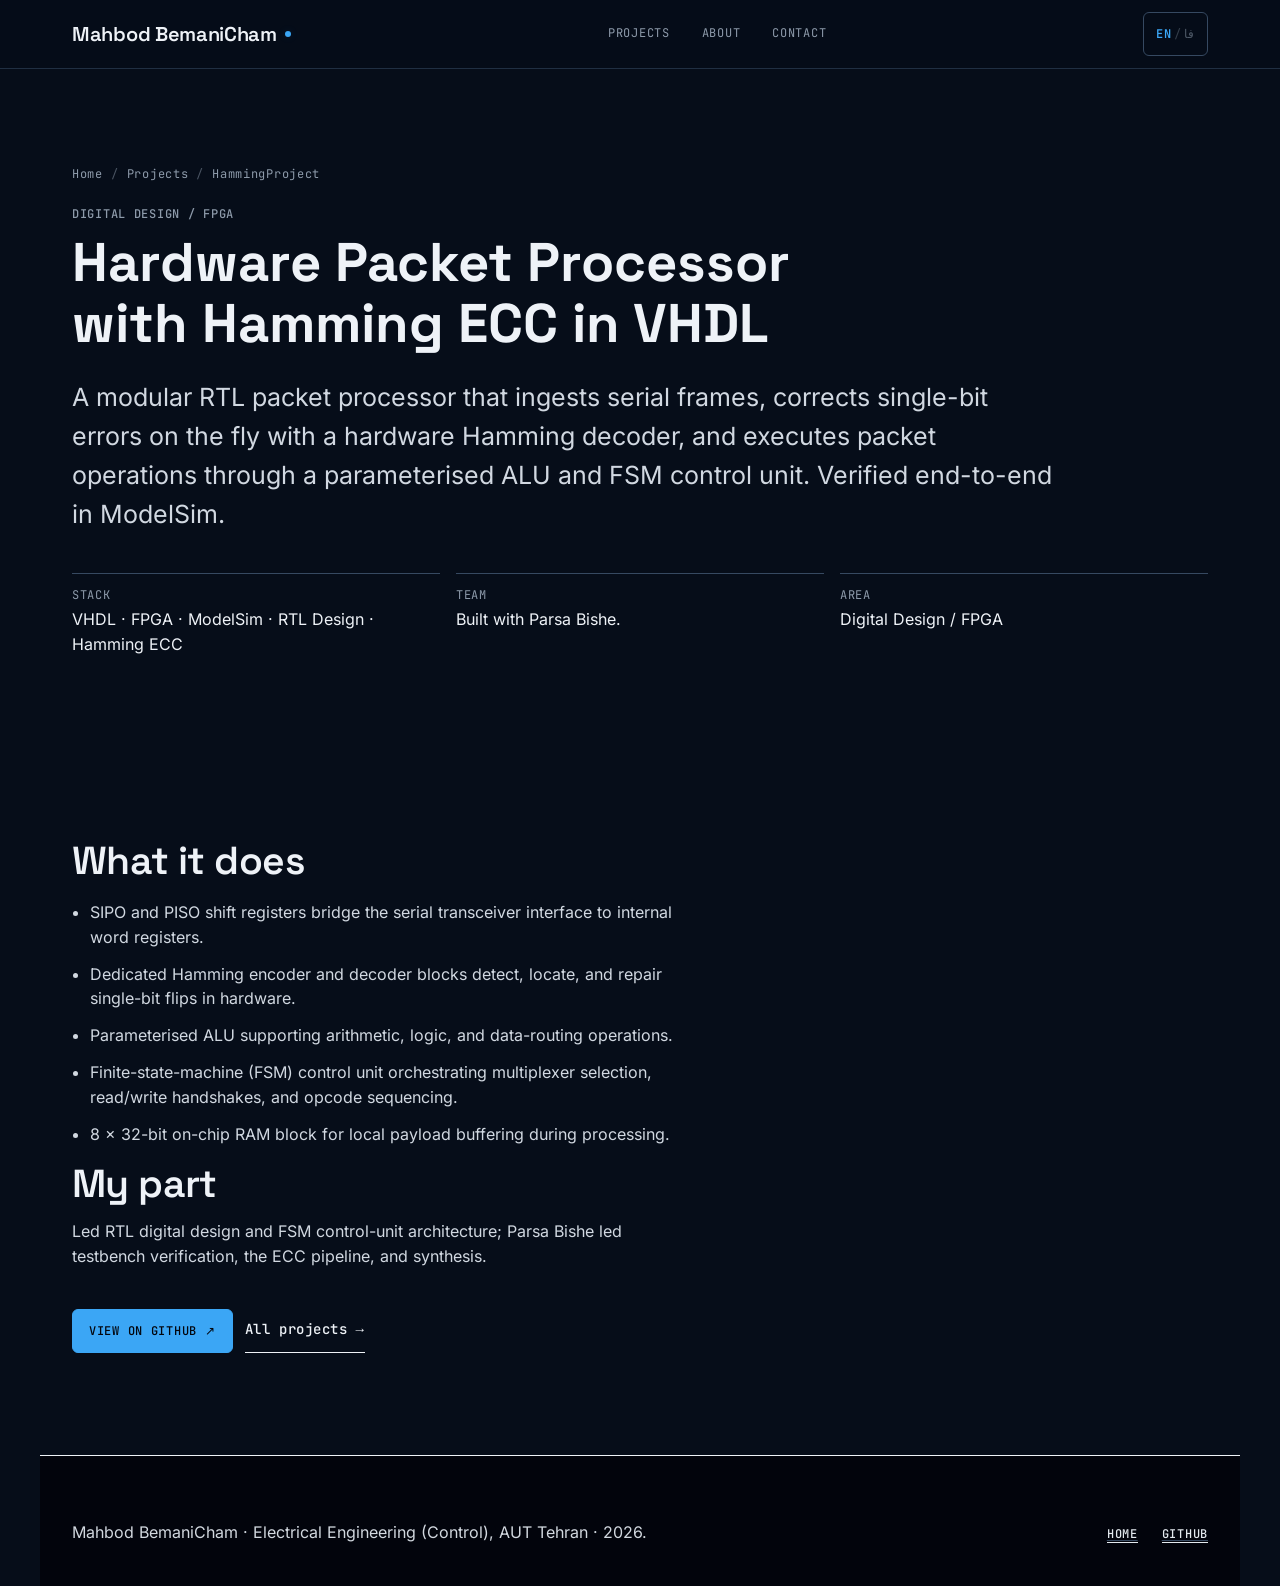
<file: projects/hammingproject/index.html>
<!DOCTYPE html>
<html lang="en" dir="ltr" data-theme="cobalt">
<head>
<meta charset="UTF-8" />
<meta name="viewport" content="width=device-width, initial-scale=1, viewport-fit=cover" />
<title>Hardware Packet Processor with Hamming ECC in VHDL | Mahbod BemaniCham</title>
<meta name="description" content="A modular RTL packet processor that ingests serial frames, corrects single-bit errors on the fly with a hardware Hamming decoder, and executes packet operations through a parameterised ALU and FSM control unit. Verified end-to-end in ModelSim." />
<meta name="robots" content="index, follow, max-image-preview:large, max-snippet:-1, max-video-preview:-1" />
<meta name="author" content="Mahbod BemaniCham" />
<link rel="canonical" href="https://nomoreidea.ir/projects/hammingproject/" />
<link rel="alternate" hreflang="en" href="https://nomoreidea.ir/projects/hammingproject/" />
<link rel="alternate" hreflang="fa" href="https://nomoreidea.ir/fa/projects/hammingproject/" />
<link rel="alternate" hreflang="x-default" href="https://nomoreidea.ir/projects/hammingproject/" />
<meta property="og:site_name" content="Mahbod BemaniCham" />
<meta property="og:type" content="article" />
<meta property="og:title" content="Hardware Packet Processor with Hamming ECC in VHDL | Mahbod BemaniCham" />
<meta property="og:description" content="A modular RTL packet processor that ingests serial frames, corrects single-bit errors on the fly with a hardware Hamming decoder, and executes packet operations through a parameterised ALU and FSM control unit. Verified end-to-end in ModelSim." />
<meta property="og:url" content="https://nomoreidea.ir/projects/hammingproject/" />
<meta property="og:locale" content="en_US" />
<meta property="og:locale:alternate" content="fa_IR" />
<meta property="og:image" content="https://nomoreidea.ir/images/og-image.jpg" />
<meta property="og:image:width" content="1200" />
<meta property="og:image:height" content="630" />
<meta property="og:image:alt" content="Hardware Packet Processor with Hamming ECC in VHDL" />
<meta name="twitter:card" content="summary_large_image" />
<meta name="twitter:title" content="Hardware Packet Processor with Hamming ECC in VHDL | Mahbod BemaniCham" />
<meta name="twitter:description" content="A modular RTL packet processor that ingests serial frames, corrects single-bit errors on the fly with a hardware Hamming decoder, and executes packet operations through a parameterised ALU and FSM control unit. Verified end-to-end in ModelSim." />
<meta name="twitter:image" content="https://nomoreidea.ir/images/og-image.jpg" />
<meta name="color-scheme" content="dark light" />
<meta name="theme-color" content="#141824" />
<link rel="icon" href="/favicon.svg" type="image/svg+xml" />
<link rel="icon" href="/favicon.ico" sizes="48x48" />
<link rel="apple-touch-icon" href="/icons/icon-180.png" />
<link rel="manifest" href="/manifest.webmanifest" />
<script>(function(){document.documentElement.classList.add("js");try{var t=localStorage.getItem("site_theme");if(t)document.documentElement.setAttribute("data-theme",t);}catch(e){}})();</script>
<link rel="preload" href="/fonts/inter-latin-wght-normal.woff2" as="font" type="font/woff2" crossorigin />
<link rel="preload" href="/fonts/space-grotesk-latin-wght-normal.woff2" as="font" type="font/woff2" crossorigin />
<link rel="stylesheet" href="/css/fonts.css?v=5f127a23" />
<link rel="stylesheet" href="/css/tokens.css?v=1e645a3e" />
<link rel="stylesheet" href="/css/site.css?v=a736a0ec" />
<script type="application/ld+json">{"@context": "https://schema.org", "@graph": [{"@type": "SoftwareSourceCode", "@id": "https://nomoreidea.ir/projects/hammingproject/#code", "name": "Hardware Packet Processor with Hamming ECC in VHDL", "description": "A modular RTL packet processor that ingests serial frames, corrects single-bit errors on the fly with a hardware Hamming decoder, and executes packet operations through a parameterised ALU and FSM control unit. Verified end-to-end in ModelSim.", "codeRepository": "https://github.com/Mahbodbe/HammingProject", "programmingLanguage": "VHDL", "inLanguage": "en", "url": "https://nomoreidea.ir/projects/hammingproject/", "author": {"@id": "https://nomoreidea.ir/#person"}, "keywords": "VHDL, FPGA, ModelSim, RTL Design, Hamming ECC"}, {"@type": "BreadcrumbList", "itemListElement": [{"@type": "ListItem", "position": 1, "name": "Home", "item": "https://nomoreidea.ir/"}, {"@type": "ListItem", "position": 2, "name": "Projects", "item": "https://nomoreidea.ir/#work"}, {"@type": "ListItem", "position": 3, "name": "Hardware Packet Processor with Hamming ECC in VHDL", "item": "https://nomoreidea.ir/projects/hammingproject/"}]}, {"@type": "Person", "@id": "https://nomoreidea.ir/#person", "name": "Mahbod BemaniCham", "alternateName": "Mahbodbe", "identifier": "Mahbodbe", "url": "https://nomoreidea.ir/", "image": "https://nomoreidea.ir/images/mahbod.jpg", "jobTitle": "Electrical Engineering Student (Control Systems)", "description": "Mahbod BemaniCham, Electrical Engineering (Control) student at Amirkabir University of Technology. Projects in ESP32, VHDL/FPGA, SCADA security (Snort 3 / IEC 61850), Qt/C++, and web.", "address": {"@type": "PostalAddress", "addressLocality": "Tehran", "addressCountry": "IR"}, "alumniOf": {"@type": "CollegeOrUniversity", "name": "Amirkabir University of Technology", "alternateName": ["Tehran Polytechnic", "دانشگاه صنعتی امیرکبیر"]}, "sameAs": ["https://github.com/Mahbodbe", "https://www.linkedin.com/in/mahbod-bemanicham-048b252ab", "https://t.me/Mb_Mb84"], "knowsAbout": ["Embedded Systems", "Digital Design", "FPGA", "VHDL", "ESP32", "Control Systems", "SCADA", "IEC 61850", "DNP3", "Snort 3", "Suricata", "Wazuh", "OT Security", "Qt", "Django"]}]}</script>
</head>
<body class="">
<header class="nav">
  <div class="shell nav__inner">
    <a class="wordmark" href="/"><span>Mahbod BemaniCham</span><span class="wordmark__dot" aria-hidden="true"></span></a>
    <nav class="nav__links" aria-label="Sections">
      <a class="nav__link" href="/#work">Projects</a>
      <a class="nav__link" href="/#about">About</a>
      <a class="nav__link" href="/#contact">Contact</a>
    </nav>
    <div class="nav__actions">
      <a class="lang-toggle" href="/fa/projects/hammingproject/" hreflang="fa" lang="fa" aria-label="Switch language"><span class="lang-opt is-active">EN</span><span class="lang-sep">/</span><span class="lang-opt">فا</span></a>
    </div>
  </div>
</header>
<main>
<section class="band proj-head"><div class="shell">
  <ol class="crumbs"><li><a href="/">Home</a></li><li><a href="/#work">Projects</a></li><li aria-current="page">HammingProject</li></ol>
  <p class="label">Digital Design / FPGA</p>
  <h1>Hardware Packet Processor with Hamming ECC in VHDL</h1>
  <p class="lede">A modular RTL packet processor that ingests serial frames, corrects single-bit errors on the fly with a hardware Hamming decoder, and executes packet operations through a parameterised ALU and FSM control unit. Verified end-to-end in ModelSim.</p>
  <dl class="facts">
    <div><dt>Stack</dt><dd>VHDL · FPGA · ModelSim · RTL Design · Hamming ECC</dd></div>
    <div><dt>Team</dt><dd>Built with Parsa Bishe.</dd></div>
    <div><dt>Area</dt><dd>Digital Design / FPGA</dd></div>
  </dl>
</div></section>
<section class="band section"><div class="shell">
  
  <h2 class="section__title">What it does</h2>
  <ul class="proj-list prose"><li>SIPO and PISO shift registers bridge the serial transceiver interface to internal word registers.</li><li>Dedicated Hamming encoder and decoder blocks detect, locate, and repair single-bit flips in hardware.</li><li>Parameterised ALU supporting arithmetic, logic, and data-routing operations.</li><li>Finite-state-machine (FSM) control unit orchestrating multiplexer selection, read/write handshakes, and opcode sequencing.</li><li>8 × 32-bit on-chip RAM block for local payload buffering during processing.</li></ul>
  <h2 class="section__title">My part</h2>
  <div class="prose"><p>Led RTL digital design and FSM control-unit architecture; Parsa Bishe led testbench verification, the ECC pipeline, and synthesis.</p></div>
  <div class="proj-actions"><a class="btn-solid" href="https://github.com/Mahbodbe/HammingProject" target="_blank" rel="noreferrer">View on GitHub <span aria-hidden="true">↗</span></a><a class="cta-type" href="/#work">All projects <span aria-hidden="true">→</span></a></div>
</div></section>
</main>
<footer class="band"><div class="shell colophon"><p class="colophon__text">Mahbod BemaniCham · Electrical Engineering (Control), AUT Tehran · 2026.</p><div class="colophon__meta"><a class="link label" href="/">Home</a><a class="link label" href="https://github.com/Mahbodbe" target="_blank" rel="noreferrer">GitHub</a></div></div></footer>
</body>
</html>
</file>
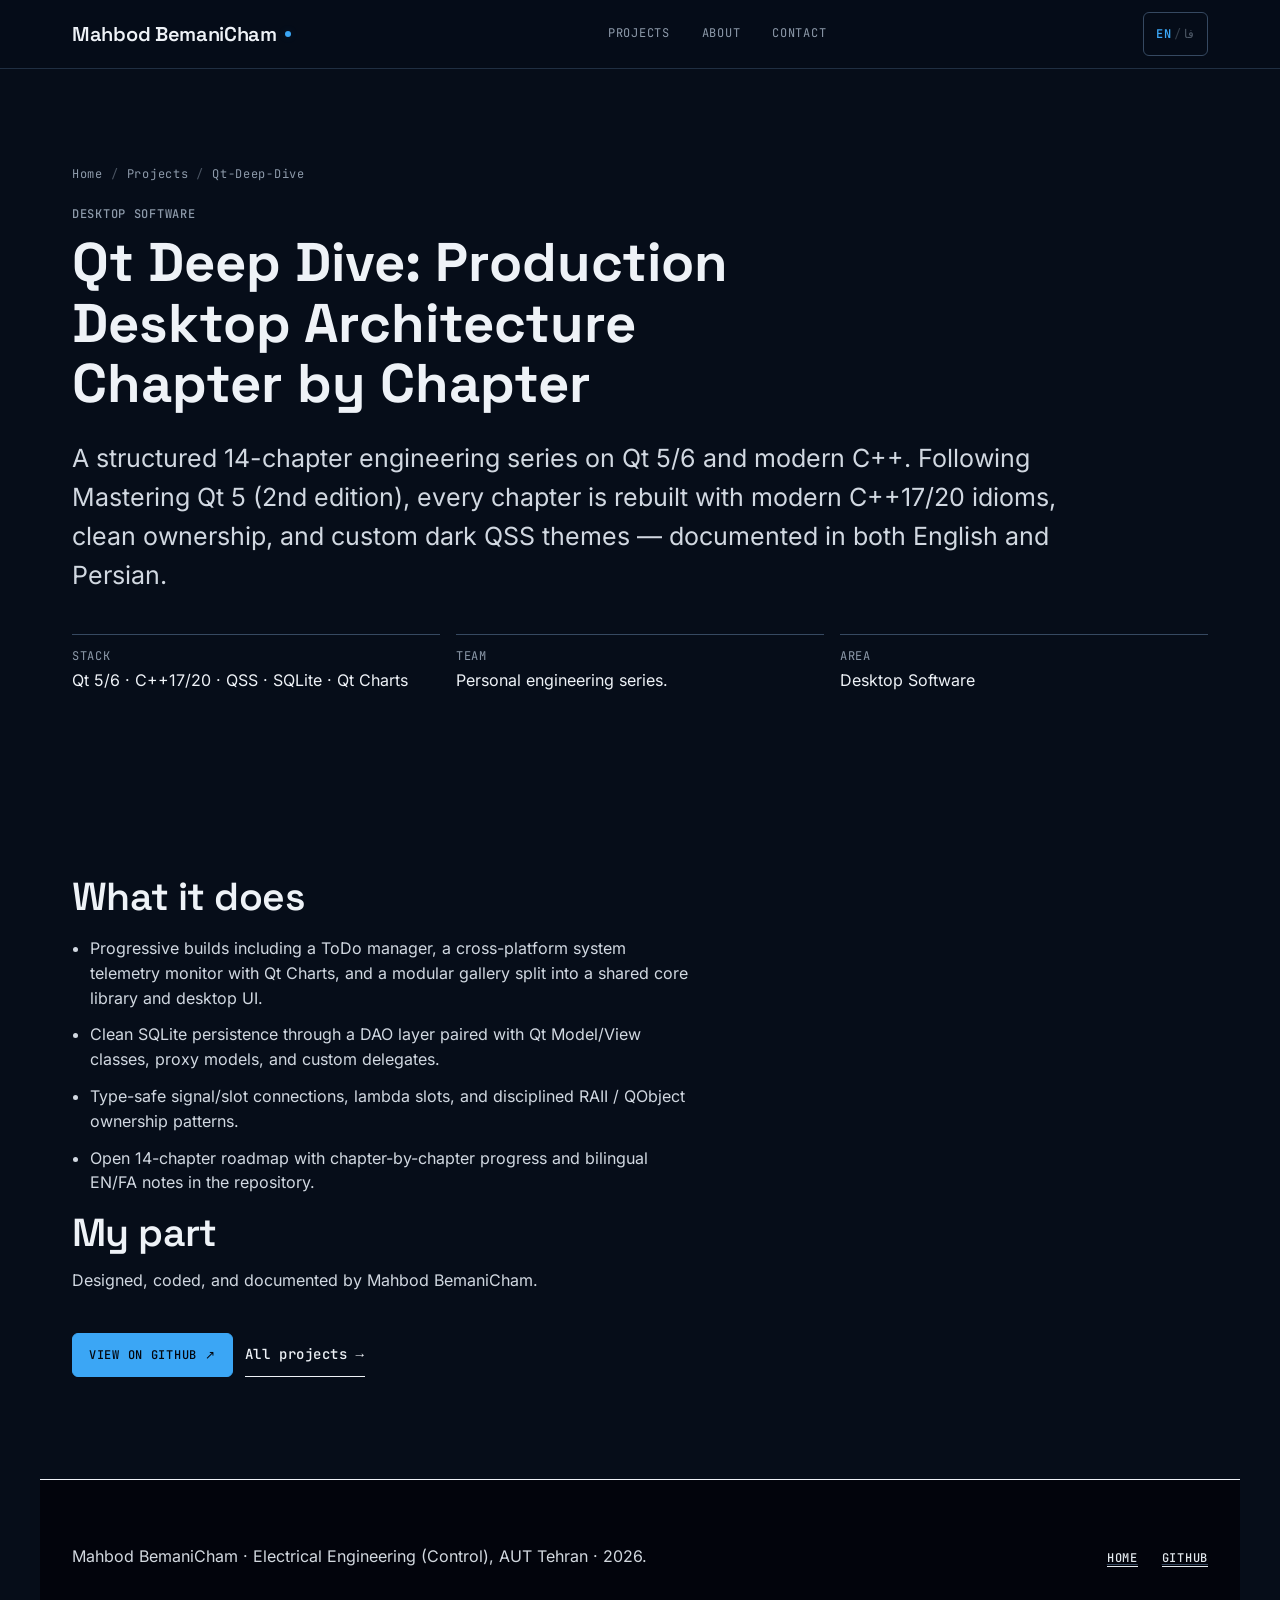
<file: projects/qt-deep-dive/index.html>
<!DOCTYPE html>
<html lang="en" dir="ltr" data-theme="cobalt">
<head>
<meta charset="UTF-8" />
<meta name="viewport" content="width=device-width, initial-scale=1, viewport-fit=cover" />
<title>Qt Deep Dive: Production Desktop Architecture Chapter by Chapter | Mahbod BemaniCham</title>
<meta name="description" content="A structured 14-chapter engineering series on Qt 5/6 and modern C++. Following Mastering Qt 5 (2nd edition), every chapter is rebuilt with modern C++17/20 idioms, clean ownership, and custom dark QSS themes — documented in both English and Persian." />
<meta name="robots" content="index, follow, max-image-preview:large, max-snippet:-1, max-video-preview:-1" />
<meta name="author" content="Mahbod BemaniCham" />
<link rel="canonical" href="https://nomoreidea.ir/projects/qt-deep-dive/" />
<link rel="alternate" hreflang="en" href="https://nomoreidea.ir/projects/qt-deep-dive/" />
<link rel="alternate" hreflang="fa" href="https://nomoreidea.ir/fa/projects/qt-deep-dive/" />
<link rel="alternate" hreflang="x-default" href="https://nomoreidea.ir/projects/qt-deep-dive/" />
<meta property="og:site_name" content="Mahbod BemaniCham" />
<meta property="og:type" content="article" />
<meta property="og:title" content="Qt Deep Dive: Production Desktop Architecture Chapter by Chapter | Mahbod BemaniCham" />
<meta property="og:description" content="A structured 14-chapter engineering series on Qt 5/6 and modern C++. Following Mastering Qt 5 (2nd edition), every chapter is rebuilt with modern C++17/20 idioms, clean ownership, and custom dark QSS themes — documented in both English and Persian." />
<meta property="og:url" content="https://nomoreidea.ir/projects/qt-deep-dive/" />
<meta property="og:locale" content="en_US" />
<meta property="og:locale:alternate" content="fa_IR" />
<meta property="og:image" content="https://nomoreidea.ir/images/og-image.jpg" />
<meta property="og:image:width" content="1200" />
<meta property="og:image:height" content="630" />
<meta property="og:image:alt" content="Qt Deep Dive: Production Desktop Architecture Chapter by Chapter" />
<meta name="twitter:card" content="summary_large_image" />
<meta name="twitter:title" content="Qt Deep Dive: Production Desktop Architecture Chapter by Chapter | Mahbod BemaniCham" />
<meta name="twitter:description" content="A structured 14-chapter engineering series on Qt 5/6 and modern C++. Following Mastering Qt 5 (2nd edition), every chapter is rebuilt with modern C++17/20 idioms, clean ownership, and custom dark QSS themes — documented in both English and Persian." />
<meta name="twitter:image" content="https://nomoreidea.ir/images/og-image.jpg" />
<meta name="color-scheme" content="dark light" />
<meta name="theme-color" content="#141824" />
<link rel="icon" href="/favicon.svg" type="image/svg+xml" />
<link rel="icon" href="/favicon.ico" sizes="48x48" />
<link rel="apple-touch-icon" href="/icons/icon-180.png" />
<link rel="manifest" href="/manifest.webmanifest" />
<script>(function(){document.documentElement.classList.add("js");try{var t=localStorage.getItem("site_theme");if(t)document.documentElement.setAttribute("data-theme",t);}catch(e){}})();</script>
<link rel="preload" href="/fonts/inter-latin-wght-normal.woff2" as="font" type="font/woff2" crossorigin />
<link rel="preload" href="/fonts/space-grotesk-latin-wght-normal.woff2" as="font" type="font/woff2" crossorigin />
<link rel="stylesheet" href="/css/fonts.css?v=5f127a23" />
<link rel="stylesheet" href="/css/tokens.css?v=1e645a3e" />
<link rel="stylesheet" href="/css/site.css?v=a736a0ec" />
<script type="application/ld+json">{"@context": "https://schema.org", "@graph": [{"@type": "SoftwareSourceCode", "@id": "https://nomoreidea.ir/projects/qt-deep-dive/#code", "name": "Qt Deep Dive: Production Desktop Architecture Chapter by Chapter", "description": "A structured 14-chapter engineering series on Qt 5/6 and modern C++. Following Mastering Qt 5 (2nd edition), every chapter is rebuilt with modern C++17/20 idioms, clean ownership, and custom dark QSS themes — documented in both English and Persian.", "codeRepository": "https://github.com/Mahbodbe/Qt-Deep-Dive", "programmingLanguage": "C++", "inLanguage": "en", "url": "https://nomoreidea.ir/projects/qt-deep-dive/", "author": {"@id": "https://nomoreidea.ir/#person"}, "keywords": "Qt 5/6, C++17/20, QSS, SQLite, Qt Charts"}, {"@type": "BreadcrumbList", "itemListElement": [{"@type": "ListItem", "position": 1, "name": "Home", "item": "https://nomoreidea.ir/"}, {"@type": "ListItem", "position": 2, "name": "Projects", "item": "https://nomoreidea.ir/#work"}, {"@type": "ListItem", "position": 3, "name": "Qt Deep Dive: Production Desktop Architecture Chapter by Chapter", "item": "https://nomoreidea.ir/projects/qt-deep-dive/"}]}, {"@type": "Person", "@id": "https://nomoreidea.ir/#person", "name": "Mahbod BemaniCham", "alternateName": "Mahbodbe", "identifier": "Mahbodbe", "url": "https://nomoreidea.ir/", "image": "https://nomoreidea.ir/images/mahbod.jpg", "jobTitle": "Electrical Engineering Student (Control Systems)", "description": "Mahbod BemaniCham, Electrical Engineering (Control) student at Amirkabir University of Technology. Projects in ESP32, VHDL/FPGA, SCADA security (Snort 3 / IEC 61850), Qt/C++, and web.", "address": {"@type": "PostalAddress", "addressLocality": "Tehran", "addressCountry": "IR"}, "alumniOf": {"@type": "CollegeOrUniversity", "name": "Amirkabir University of Technology", "alternateName": ["Tehran Polytechnic", "دانشگاه صنعتی امیرکبیر"]}, "sameAs": ["https://github.com/Mahbodbe", "https://www.linkedin.com/in/mahbod-bemanicham-048b252ab", "https://t.me/Mb_Mb84"], "knowsAbout": ["Embedded Systems", "Digital Design", "FPGA", "VHDL", "ESP32", "Control Systems", "SCADA", "IEC 61850", "DNP3", "Snort 3", "Suricata", "Wazuh", "OT Security", "Qt", "Django"]}]}</script>
</head>
<body class="">
<header class="nav">
  <div class="shell nav__inner">
    <a class="wordmark" href="/"><span>Mahbod BemaniCham</span><span class="wordmark__dot" aria-hidden="true"></span></a>
    <nav class="nav__links" aria-label="Sections">
      <a class="nav__link" href="/#work">Projects</a>
      <a class="nav__link" href="/#about">About</a>
      <a class="nav__link" href="/#contact">Contact</a>
    </nav>
    <div class="nav__actions">
      <a class="lang-toggle" href="/fa/projects/qt-deep-dive/" hreflang="fa" lang="fa" aria-label="Switch language"><span class="lang-opt is-active">EN</span><span class="lang-sep">/</span><span class="lang-opt">فا</span></a>
    </div>
  </div>
</header>
<main>
<section class="band proj-head"><div class="shell">
  <ol class="crumbs"><li><a href="/">Home</a></li><li><a href="/#work">Projects</a></li><li aria-current="page">Qt-Deep-Dive</li></ol>
  <p class="label">Desktop Software</p>
  <h1>Qt Deep Dive: Production Desktop Architecture Chapter by Chapter</h1>
  <p class="lede">A structured 14-chapter engineering series on Qt 5/6 and modern C++. Following Mastering Qt 5 (2nd edition), every chapter is rebuilt with modern C++17/20 idioms, clean ownership, and custom dark QSS themes — documented in both English and Persian.</p>
  <dl class="facts">
    <div><dt>Stack</dt><dd>Qt 5/6 · C++17/20 · QSS · SQLite · Qt Charts</dd></div>
    <div><dt>Team</dt><dd>Personal engineering series.</dd></div>
    <div><dt>Area</dt><dd>Desktop Software</dd></div>
  </dl>
</div></section>
<section class="band section"><div class="shell">
  
  <h2 class="section__title">What it does</h2>
  <ul class="proj-list prose"><li>Progressive builds including a ToDo manager, a cross-platform system telemetry monitor with Qt Charts, and a modular gallery split into a shared core library and desktop UI.</li><li>Clean SQLite persistence through a DAO layer paired with Qt Model/View classes, proxy models, and custom delegates.</li><li>Type-safe signal/slot connections, lambda slots, and disciplined RAII / QObject ownership patterns.</li><li>Open 14-chapter roadmap with chapter-by-chapter progress and bilingual EN/FA notes in the repository.</li></ul>
  <h2 class="section__title">My part</h2>
  <div class="prose"><p>Designed, coded, and documented by Mahbod BemaniCham.</p></div>
  <div class="proj-actions"><a class="btn-solid" href="https://github.com/Mahbodbe/Qt-Deep-Dive" target="_blank" rel="noreferrer">View on GitHub <span aria-hidden="true">↗</span></a><a class="cta-type" href="/#work">All projects <span aria-hidden="true">→</span></a></div>
</div></section>
</main>
<footer class="band"><div class="shell colophon"><p class="colophon__text">Mahbod BemaniCham · Electrical Engineering (Control), AUT Tehran · 2026.</p><div class="colophon__meta"><a class="link label" href="/">Home</a><a class="link label" href="https://github.com/Mahbodbe" target="_blank" rel="noreferrer">GitHub</a></div></div></footer>
</body>
</html>
</file>
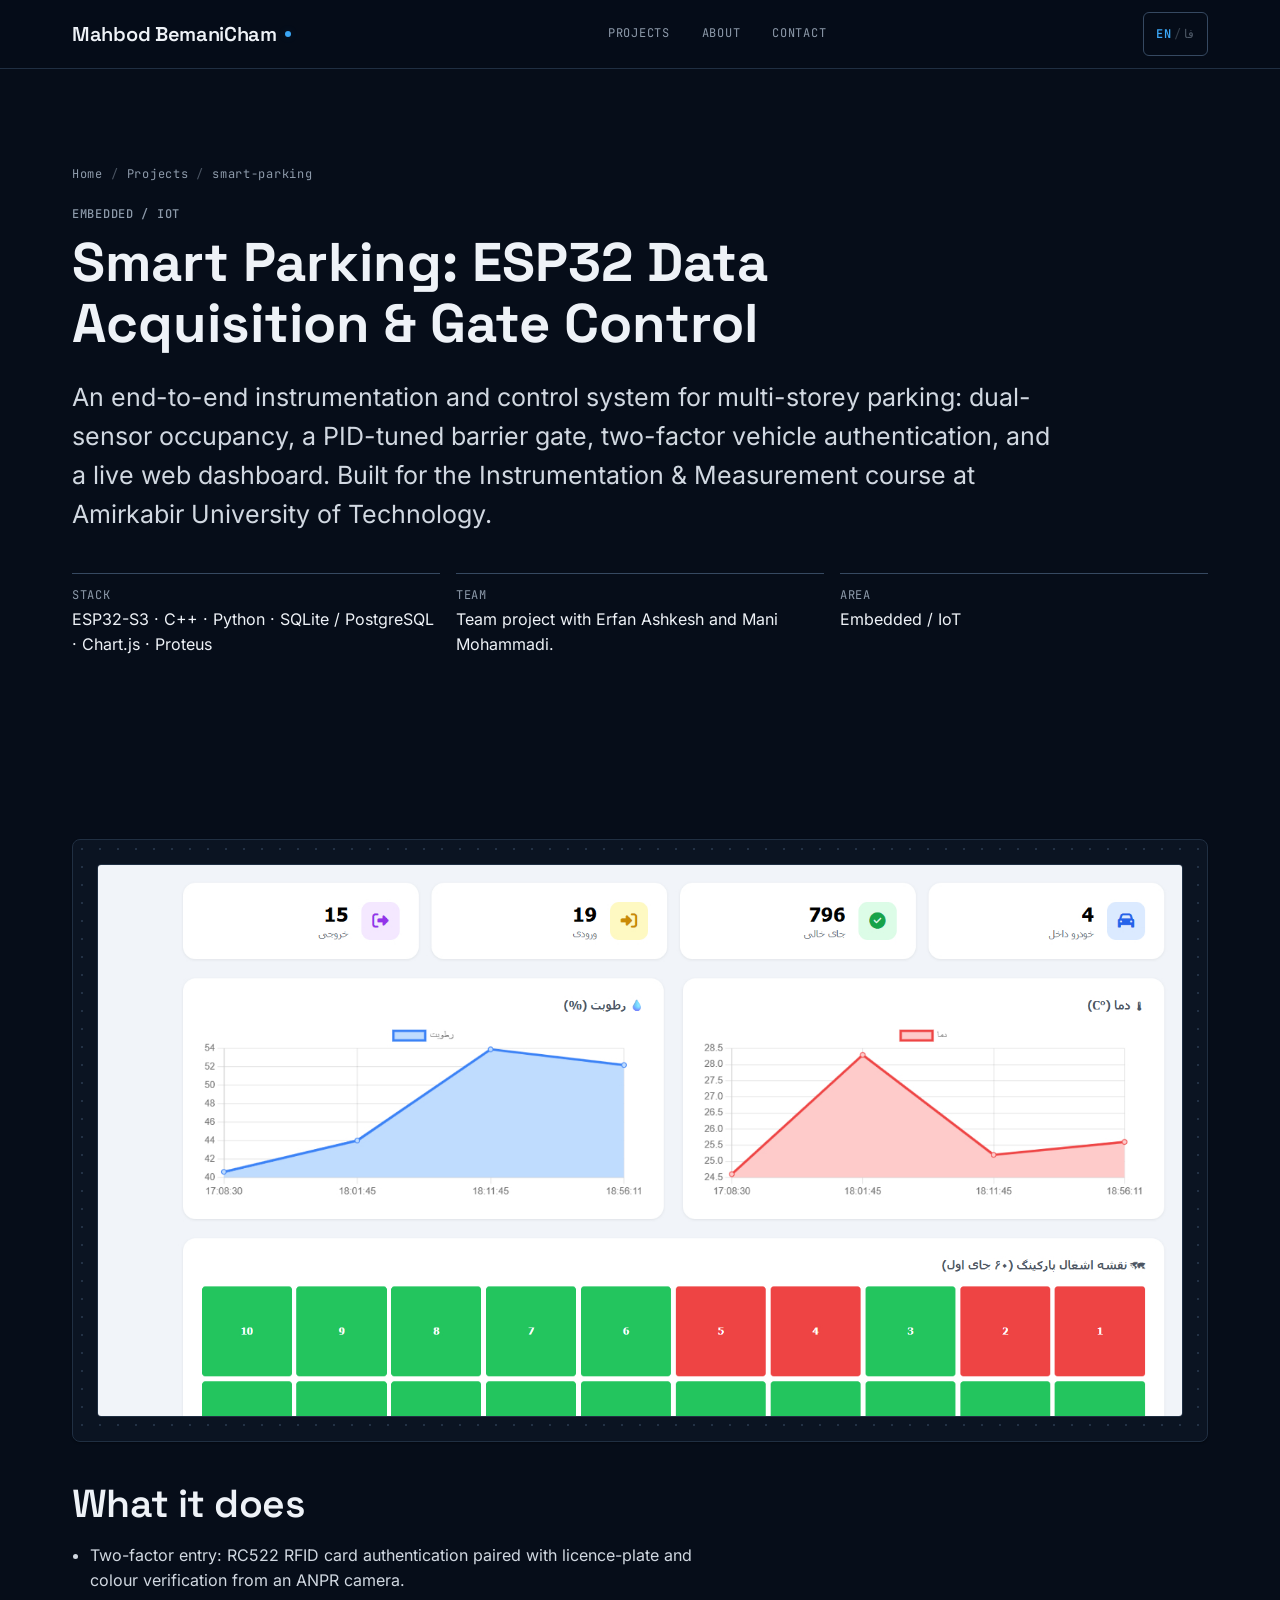
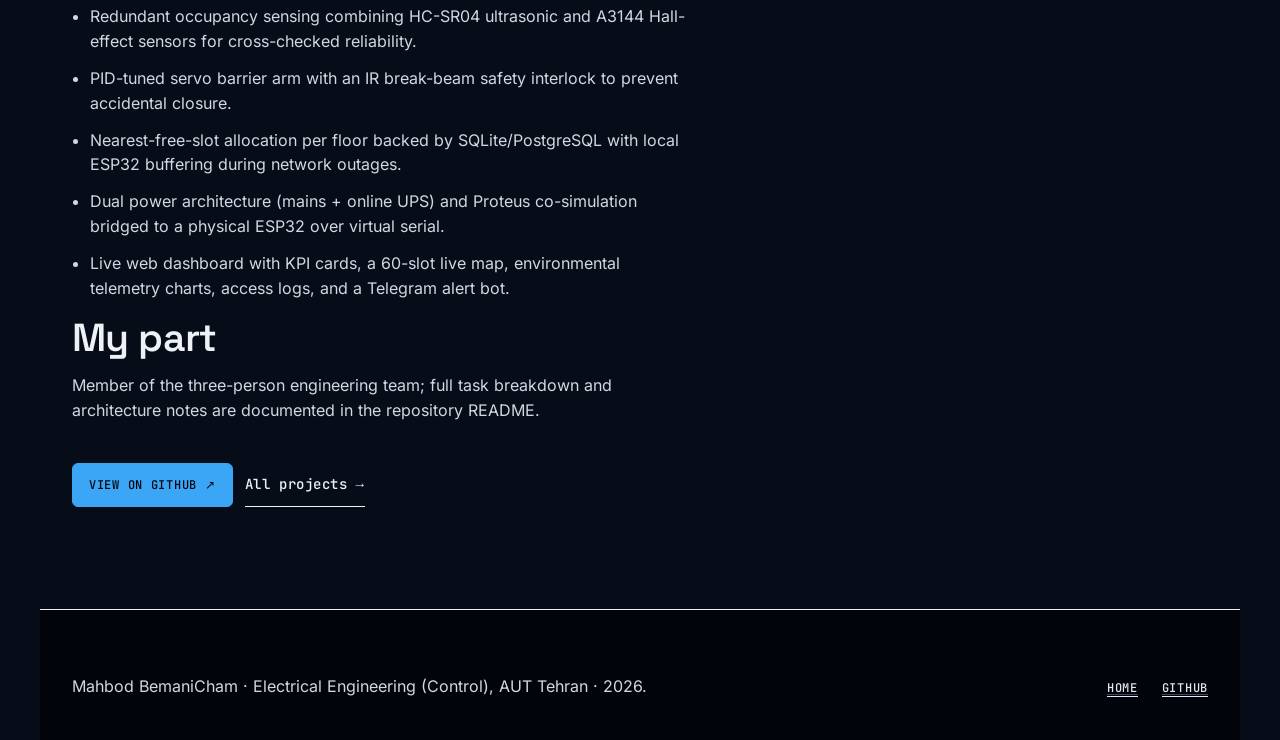
<file: projects/smart-parking/index.html>
<!DOCTYPE html>
<html lang="en" dir="ltr" data-theme="cobalt">
<head>
<meta charset="UTF-8" />
<meta name="viewport" content="width=device-width, initial-scale=1, viewport-fit=cover" />
<title>Smart Parking: ESP32 Data Acquisition &amp; Gate Control | Mahbod BemaniCham</title>
<meta name="description" content="An end-to-end instrumentation and control system for multi-storey parking: dual-sensor occupancy, a PID-tuned barrier gate, two-factor vehicle authentication, and a live web dashboard. Built for the Instrumentation &amp; Measurement course at Amirkabir University of Technology." />
<meta name="robots" content="index, follow, max-image-preview:large, max-snippet:-1, max-video-preview:-1" />
<meta name="author" content="Mahbod BemaniCham" />
<link rel="canonical" href="https://nomoreidea.ir/projects/smart-parking/" />
<link rel="alternate" hreflang="en" href="https://nomoreidea.ir/projects/smart-parking/" />
<link rel="alternate" hreflang="fa" href="https://nomoreidea.ir/fa/projects/smart-parking/" />
<link rel="alternate" hreflang="x-default" href="https://nomoreidea.ir/projects/smart-parking/" />
<meta property="og:site_name" content="Mahbod BemaniCham" />
<meta property="og:type" content="article" />
<meta property="og:title" content="Smart Parking: ESP32 Data Acquisition &amp; Gate Control | Mahbod BemaniCham" />
<meta property="og:description" content="An end-to-end instrumentation and control system for multi-storey parking: dual-sensor occupancy, a PID-tuned barrier gate, two-factor vehicle authentication, and a live web dashboard. Built for the Instrumentation &amp; Measurement course at Amirkabir University of Technology." />
<meta property="og:url" content="https://nomoreidea.ir/projects/smart-parking/" />
<meta property="og:locale" content="en_US" />
<meta property="og:locale:alternate" content="fa_IR" />
<meta property="og:image" content="https://nomoreidea.ir/images/og-image.jpg" />
<meta property="og:image:width" content="1200" />
<meta property="og:image:height" content="630" />
<meta property="og:image:alt" content="Smart Parking: ESP32 Data Acquisition &amp; Gate Control" />
<meta name="twitter:card" content="summary_large_image" />
<meta name="twitter:title" content="Smart Parking: ESP32 Data Acquisition &amp; Gate Control | Mahbod BemaniCham" />
<meta name="twitter:description" content="An end-to-end instrumentation and control system for multi-storey parking: dual-sensor occupancy, a PID-tuned barrier gate, two-factor vehicle authentication, and a live web dashboard. Built for the Instrumentation &amp; Measurement course at Amirkabir University of Technology." />
<meta name="twitter:image" content="https://nomoreidea.ir/images/og-image.jpg" />
<meta name="color-scheme" content="dark light" />
<meta name="theme-color" content="#141824" />
<link rel="icon" href="/favicon.svg" type="image/svg+xml" />
<link rel="icon" href="/favicon.ico" sizes="48x48" />
<link rel="apple-touch-icon" href="/icons/icon-180.png" />
<link rel="manifest" href="/manifest.webmanifest" />
<script>(function(){document.documentElement.classList.add("js");try{var t=localStorage.getItem("site_theme");if(t)document.documentElement.setAttribute("data-theme",t);}catch(e){}})();</script>
<link rel="preload" href="/fonts/inter-latin-wght-normal.woff2" as="font" type="font/woff2" crossorigin />
<link rel="preload" href="/fonts/space-grotesk-latin-wght-normal.woff2" as="font" type="font/woff2" crossorigin />
<link rel="stylesheet" href="/css/fonts.css?v=5f127a23" />
<link rel="stylesheet" href="/css/tokens.css?v=1e645a3e" />
<link rel="stylesheet" href="/css/site.css?v=a736a0ec" />
<script type="application/ld+json">{"@context": "https://schema.org", "@graph": [{"@type": "SoftwareSourceCode", "@id": "https://nomoreidea.ir/projects/smart-parking/#code", "name": "Smart Parking: ESP32 Data Acquisition & Gate Control", "description": "An end-to-end instrumentation and control system for multi-storey parking: dual-sensor occupancy, a PID-tuned barrier gate, two-factor vehicle authentication, and a live web dashboard. Built for the Instrumentation & Measurement course at Amirkabir University of Technology.", "codeRepository": "https://github.com/Mahbodbe/smart-parking", "programmingLanguage": "C++", "inLanguage": "en", "url": "https://nomoreidea.ir/projects/smart-parking/", "author": {"@id": "https://nomoreidea.ir/#person"}, "keywords": "ESP32-S3, C++, Python, SQLite / PostgreSQL, Chart.js, Proteus"}, {"@type": "BreadcrumbList", "itemListElement": [{"@type": "ListItem", "position": 1, "name": "Home", "item": "https://nomoreidea.ir/"}, {"@type": "ListItem", "position": 2, "name": "Projects", "item": "https://nomoreidea.ir/#work"}, {"@type": "ListItem", "position": 3, "name": "Smart Parking: ESP32 Data Acquisition & Gate Control", "item": "https://nomoreidea.ir/projects/smart-parking/"}]}, {"@type": "Person", "@id": "https://nomoreidea.ir/#person", "name": "Mahbod BemaniCham", "alternateName": "Mahbodbe", "identifier": "Mahbodbe", "url": "https://nomoreidea.ir/", "image": "https://nomoreidea.ir/images/mahbod.jpg", "jobTitle": "Electrical Engineering Student (Control Systems)", "description": "Mahbod BemaniCham, Electrical Engineering (Control) student at Amirkabir University of Technology. Projects in ESP32, VHDL/FPGA, SCADA security (Snort 3 / IEC 61850), Qt/C++, and web.", "address": {"@type": "PostalAddress", "addressLocality": "Tehran", "addressCountry": "IR"}, "alumniOf": {"@type": "CollegeOrUniversity", "name": "Amirkabir University of Technology", "alternateName": ["Tehran Polytechnic", "دانشگاه صنعتی امیرکبیر"]}, "sameAs": ["https://github.com/Mahbodbe", "https://www.linkedin.com/in/mahbod-bemanicham-048b252ab", "https://t.me/Mb_Mb84"], "knowsAbout": ["Embedded Systems", "Digital Design", "FPGA", "VHDL", "ESP32", "Control Systems", "SCADA", "IEC 61850", "DNP3", "Snort 3", "Suricata", "Wazuh", "OT Security", "Qt", "Django"]}]}</script>
</head>
<body class="">
<header class="nav">
  <div class="shell nav__inner">
    <a class="wordmark" href="/"><span>Mahbod BemaniCham</span><span class="wordmark__dot" aria-hidden="true"></span></a>
    <nav class="nav__links" aria-label="Sections">
      <a class="nav__link" href="/#work">Projects</a>
      <a class="nav__link" href="/#about">About</a>
      <a class="nav__link" href="/#contact">Contact</a>
    </nav>
    <div class="nav__actions">
      <a class="lang-toggle" href="/fa/projects/smart-parking/" hreflang="fa" lang="fa" aria-label="Switch language"><span class="lang-opt is-active">EN</span><span class="lang-sep">/</span><span class="lang-opt">فا</span></a>
    </div>
  </div>
</header>
<main>
<section class="band proj-head"><div class="shell">
  <ol class="crumbs"><li><a href="/">Home</a></li><li><a href="/#work">Projects</a></li><li aria-current="page">smart-parking</li></ol>
  <p class="label">Embedded / IoT</p>
  <h1>Smart Parking: ESP32 Data Acquisition &amp; Gate Control</h1>
  <p class="lede">An end-to-end instrumentation and control system for multi-storey parking: dual-sensor occupancy, a PID-tuned barrier gate, two-factor vehicle authentication, and a live web dashboard. Built for the Instrumentation &amp; Measurement course at Amirkabir University of Technology.</p>
  <dl class="facts">
    <div><dt>Stack</dt><dd>ESP32-S3 · C++ · Python · SQLite / PostgreSQL · Chart.js · Proteus</dd></div>
    <div><dt>Team</dt><dd>Team project with Erfan Ashkesh and Mani Mohammadi.</dd></div>
    <div><dt>Area</dt><dd>Embedded / IoT</dd></div>
  </dl>
</div></section>
<section class="band section"><div class="shell">
  <figure class="nb-card lab-fig" style="margin-bottom:var(--space-xl)"><img src="/images/projects/dashboard-kpi-occupancy-telemetry.jpg" alt="Smart Parking: ESP32 Data Acquisition &amp; Gate Control" loading="lazy" decoding="async" /></figure>
  <h2 class="section__title">What it does</h2>
  <ul class="proj-list prose"><li>Two-factor entry: RC522 RFID card authentication paired with licence-plate and colour verification from an ANPR camera.</li><li>Redundant occupancy sensing combining HC-SR04 ultrasonic and A3144 Hall-effect sensors for cross-checked reliability.</li><li>PID-tuned servo barrier arm with an IR break-beam safety interlock to prevent accidental closure.</li><li>Nearest-free-slot allocation per floor backed by SQLite/PostgreSQL with local ESP32 buffering during network outages.</li><li>Dual power architecture (mains + online UPS) and Proteus co-simulation bridged to a physical ESP32 over virtual serial.</li><li>Live web dashboard with KPI cards, a 60-slot live map, environmental telemetry charts, access logs, and a Telegram alert bot.</li></ul>
  <h2 class="section__title">My part</h2>
  <div class="prose"><p>Member of the three-person engineering team; full task breakdown and architecture notes are documented in the repository README.</p></div>
  <div class="proj-actions"><a class="btn-solid" href="https://github.com/Mahbodbe/smart-parking" target="_blank" rel="noreferrer">View on GitHub <span aria-hidden="true">↗</span></a><a class="cta-type" href="/#work">All projects <span aria-hidden="true">→</span></a></div>
</div></section>
</main>
<footer class="band"><div class="shell colophon"><p class="colophon__text">Mahbod BemaniCham · Electrical Engineering (Control), AUT Tehran · 2026.</p><div class="colophon__meta"><a class="link label" href="/">Home</a><a class="link label" href="https://github.com/Mahbodbe" target="_blank" rel="noreferrer">GitHub</a></div></div></footer>
</body>
</html>
</file>
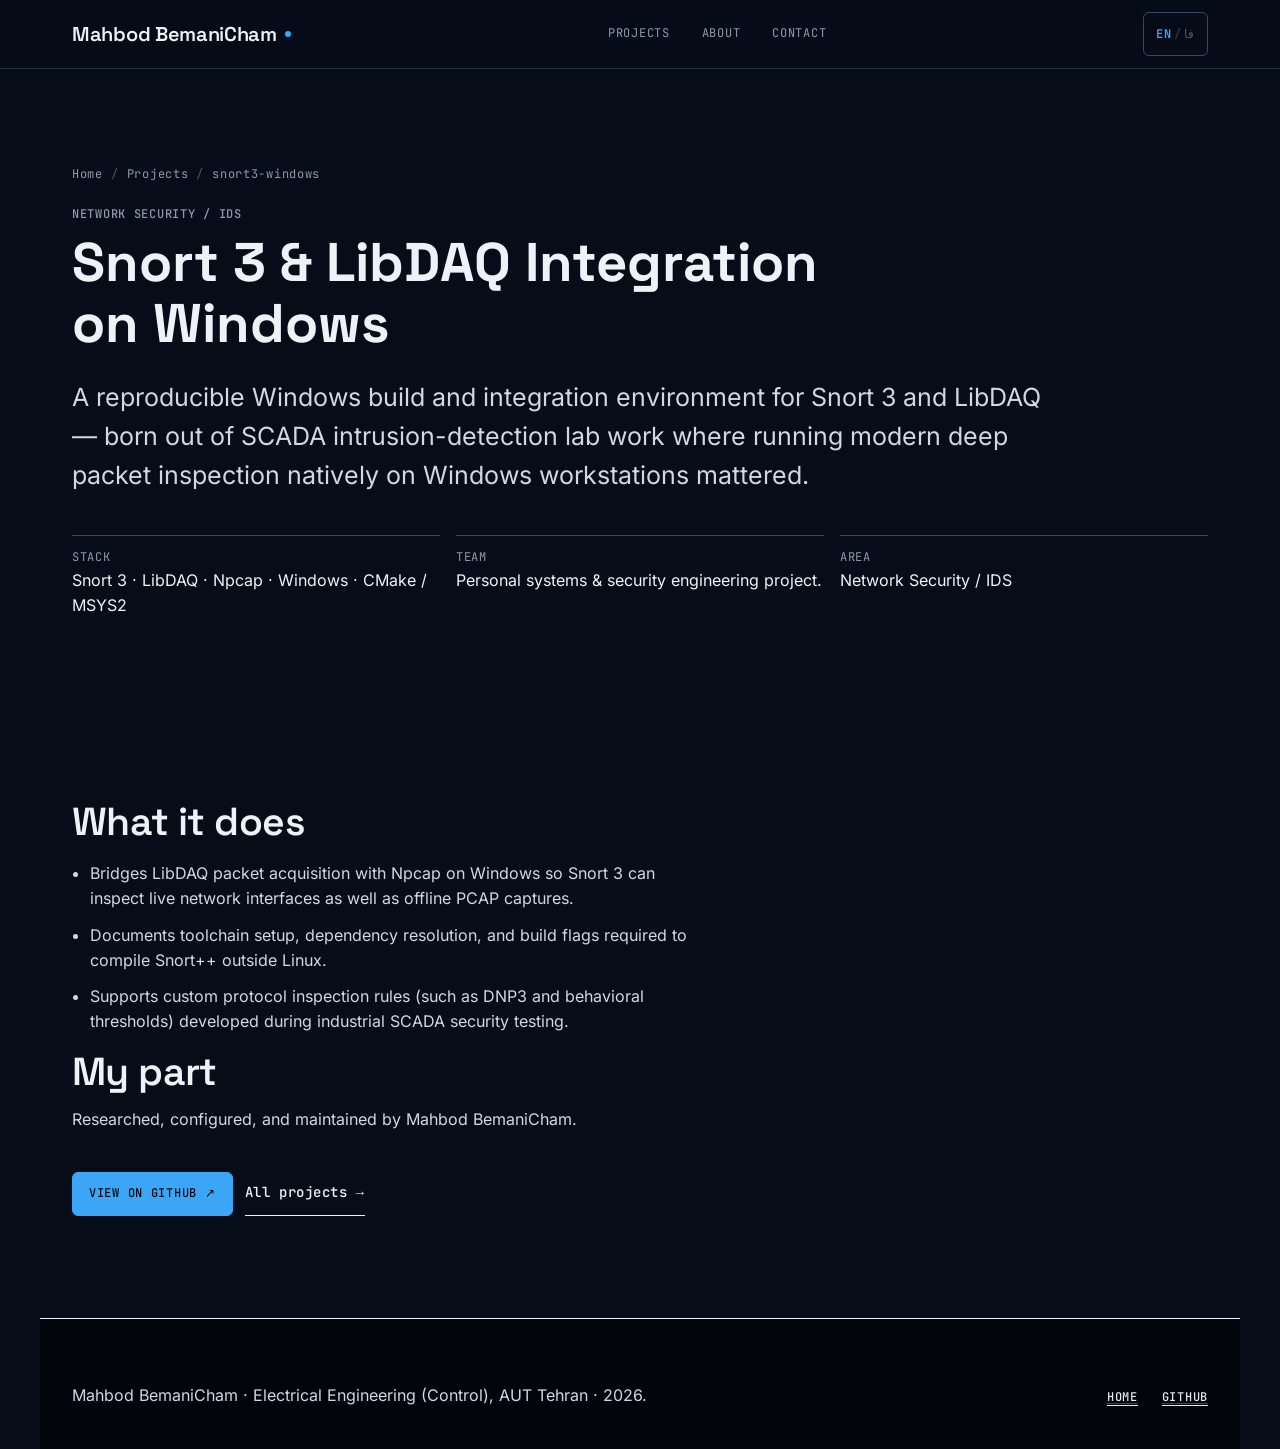
<file: projects/snort3-windows/index.html>
<!DOCTYPE html>
<html lang="en" dir="ltr" data-theme="cobalt">
<head>
<meta charset="UTF-8" />
<meta name="viewport" content="width=device-width, initial-scale=1, viewport-fit=cover" />
<title>Snort 3 &amp; LibDAQ Integration on Windows | Mahbod BemaniCham</title>
<meta name="description" content="A reproducible Windows build and integration environment for Snort 3 and LibDAQ — born out of SCADA intrusion-detection lab work where running modern deep packet inspection natively on Windows workstations mattered." />
<meta name="robots" content="index, follow, max-image-preview:large, max-snippet:-1, max-video-preview:-1" />
<meta name="author" content="Mahbod BemaniCham" />
<link rel="canonical" href="https://nomoreidea.ir/projects/snort3-windows/" />
<link rel="alternate" hreflang="en" href="https://nomoreidea.ir/projects/snort3-windows/" />
<link rel="alternate" hreflang="fa" href="https://nomoreidea.ir/fa/projects/snort3-windows/" />
<link rel="alternate" hreflang="x-default" href="https://nomoreidea.ir/projects/snort3-windows/" />
<meta property="og:site_name" content="Mahbod BemaniCham" />
<meta property="og:type" content="article" />
<meta property="og:title" content="Snort 3 &amp; LibDAQ Integration on Windows | Mahbod BemaniCham" />
<meta property="og:description" content="A reproducible Windows build and integration environment for Snort 3 and LibDAQ — born out of SCADA intrusion-detection lab work where running modern deep packet inspection natively on Windows workstations mattered." />
<meta property="og:url" content="https://nomoreidea.ir/projects/snort3-windows/" />
<meta property="og:locale" content="en_US" />
<meta property="og:locale:alternate" content="fa_IR" />
<meta property="og:image" content="https://nomoreidea.ir/images/og-image.jpg" />
<meta property="og:image:width" content="1200" />
<meta property="og:image:height" content="630" />
<meta property="og:image:alt" content="Snort 3 &amp; LibDAQ Integration on Windows" />
<meta name="twitter:card" content="summary_large_image" />
<meta name="twitter:title" content="Snort 3 &amp; LibDAQ Integration on Windows | Mahbod BemaniCham" />
<meta name="twitter:description" content="A reproducible Windows build and integration environment for Snort 3 and LibDAQ — born out of SCADA intrusion-detection lab work where running modern deep packet inspection natively on Windows workstations mattered." />
<meta name="twitter:image" content="https://nomoreidea.ir/images/og-image.jpg" />
<meta name="color-scheme" content="dark light" />
<meta name="theme-color" content="#141824" />
<link rel="icon" href="/favicon.svg" type="image/svg+xml" />
<link rel="icon" href="/favicon.ico" sizes="48x48" />
<link rel="apple-touch-icon" href="/icons/icon-180.png" />
<link rel="manifest" href="/manifest.webmanifest" />
<script>(function(){document.documentElement.classList.add("js");try{var t=localStorage.getItem("site_theme");if(t)document.documentElement.setAttribute("data-theme",t);}catch(e){}})();</script>
<link rel="preload" href="/fonts/inter-latin-wght-normal.woff2" as="font" type="font/woff2" crossorigin />
<link rel="preload" href="/fonts/space-grotesk-latin-wght-normal.woff2" as="font" type="font/woff2" crossorigin />
<link rel="stylesheet" href="/css/fonts.css?v=5f127a23" />
<link rel="stylesheet" href="/css/tokens.css?v=1e645a3e" />
<link rel="stylesheet" href="/css/site.css?v=a736a0ec" />
<script type="application/ld+json">{"@context": "https://schema.org", "@graph": [{"@type": "SoftwareSourceCode", "@id": "https://nomoreidea.ir/projects/snort3-windows/#code", "name": "Snort 3 & LibDAQ Integration on Windows", "description": "A reproducible Windows build and integration environment for Snort 3 and LibDAQ — born out of SCADA intrusion-detection lab work where running modern deep packet inspection natively on Windows workstations mattered.", "codeRepository": "https://github.com/Mahbodbe/snort3-windows", "programmingLanguage": "C++", "inLanguage": "en", "url": "https://nomoreidea.ir/projects/snort3-windows/", "author": {"@id": "https://nomoreidea.ir/#person"}, "keywords": "Snort 3, LibDAQ, Npcap, Windows, CMake / MSYS2"}, {"@type": "BreadcrumbList", "itemListElement": [{"@type": "ListItem", "position": 1, "name": "Home", "item": "https://nomoreidea.ir/"}, {"@type": "ListItem", "position": 2, "name": "Projects", "item": "https://nomoreidea.ir/#work"}, {"@type": "ListItem", "position": 3, "name": "Snort 3 & LibDAQ Integration on Windows", "item": "https://nomoreidea.ir/projects/snort3-windows/"}]}, {"@type": "Person", "@id": "https://nomoreidea.ir/#person", "name": "Mahbod BemaniCham", "alternateName": "Mahbodbe", "identifier": "Mahbodbe", "url": "https://nomoreidea.ir/", "image": "https://nomoreidea.ir/images/mahbod.jpg", "jobTitle": "Electrical Engineering Student (Control Systems)", "description": "Mahbod BemaniCham, Electrical Engineering (Control) student at Amirkabir University of Technology. Projects in ESP32, VHDL/FPGA, SCADA security (Snort 3 / IEC 61850), Qt/C++, and web.", "address": {"@type": "PostalAddress", "addressLocality": "Tehran", "addressCountry": "IR"}, "alumniOf": {"@type": "CollegeOrUniversity", "name": "Amirkabir University of Technology", "alternateName": ["Tehran Polytechnic", "دانشگاه صنعتی امیرکبیر"]}, "sameAs": ["https://github.com/Mahbodbe", "https://www.linkedin.com/in/mahbod-bemanicham-048b252ab", "https://t.me/Mb_Mb84"], "knowsAbout": ["Embedded Systems", "Digital Design", "FPGA", "VHDL", "ESP32", "Control Systems", "SCADA", "IEC 61850", "DNP3", "Snort 3", "Suricata", "Wazuh", "OT Security", "Qt", "Django"]}]}</script>
</head>
<body class="">
<header class="nav">
  <div class="shell nav__inner">
    <a class="wordmark" href="/"><span>Mahbod BemaniCham</span><span class="wordmark__dot" aria-hidden="true"></span></a>
    <nav class="nav__links" aria-label="Sections">
      <a class="nav__link" href="/#work">Projects</a>
      <a class="nav__link" href="/#about">About</a>
      <a class="nav__link" href="/#contact">Contact</a>
    </nav>
    <div class="nav__actions">
      <a class="lang-toggle" href="/fa/projects/snort3-windows/" hreflang="fa" lang="fa" aria-label="Switch language"><span class="lang-opt is-active">EN</span><span class="lang-sep">/</span><span class="lang-opt">فا</span></a>
    </div>
  </div>
</header>
<main>
<section class="band proj-head"><div class="shell">
  <ol class="crumbs"><li><a href="/">Home</a></li><li><a href="/#work">Projects</a></li><li aria-current="page">snort3-windows</li></ol>
  <p class="label">Network Security / IDS</p>
  <h1>Snort 3 &amp; LibDAQ Integration on Windows</h1>
  <p class="lede">A reproducible Windows build and integration environment for Snort 3 and LibDAQ — born out of SCADA intrusion-detection lab work where running modern deep packet inspection natively on Windows workstations mattered.</p>
  <dl class="facts">
    <div><dt>Stack</dt><dd>Snort 3 · LibDAQ · Npcap · Windows · CMake / MSYS2</dd></div>
    <div><dt>Team</dt><dd>Personal systems &amp; security engineering project.</dd></div>
    <div><dt>Area</dt><dd>Network Security / IDS</dd></div>
  </dl>
</div></section>
<section class="band section"><div class="shell">
  
  <h2 class="section__title">What it does</h2>
  <ul class="proj-list prose"><li>Bridges LibDAQ packet acquisition with Npcap on Windows so Snort 3 can inspect live network interfaces as well as offline PCAP captures.</li><li>Documents toolchain setup, dependency resolution, and build flags required to compile Snort++ outside Linux.</li><li>Supports custom protocol inspection rules (such as DNP3 and behavioral thresholds) developed during industrial SCADA security testing.</li></ul>
  <h2 class="section__title">My part</h2>
  <div class="prose"><p>Researched, configured, and maintained by Mahbod BemaniCham.</p></div>
  <div class="proj-actions"><a class="btn-solid" href="https://github.com/Mahbodbe/snort3-windows" target="_blank" rel="noreferrer">View on GitHub <span aria-hidden="true">↗</span></a><a class="cta-type" href="/#work">All projects <span aria-hidden="true">→</span></a></div>
</div></section>
</main>
<footer class="band"><div class="shell colophon"><p class="colophon__text">Mahbod BemaniCham · Electrical Engineering (Control), AUT Tehran · 2026.</p><div class="colophon__meta"><a class="link label" href="/">Home</a><a class="link label" href="https://github.com/Mahbodbe" target="_blank" rel="noreferrer">GitHub</a></div></div></footer>
</body>
</html>
</file>
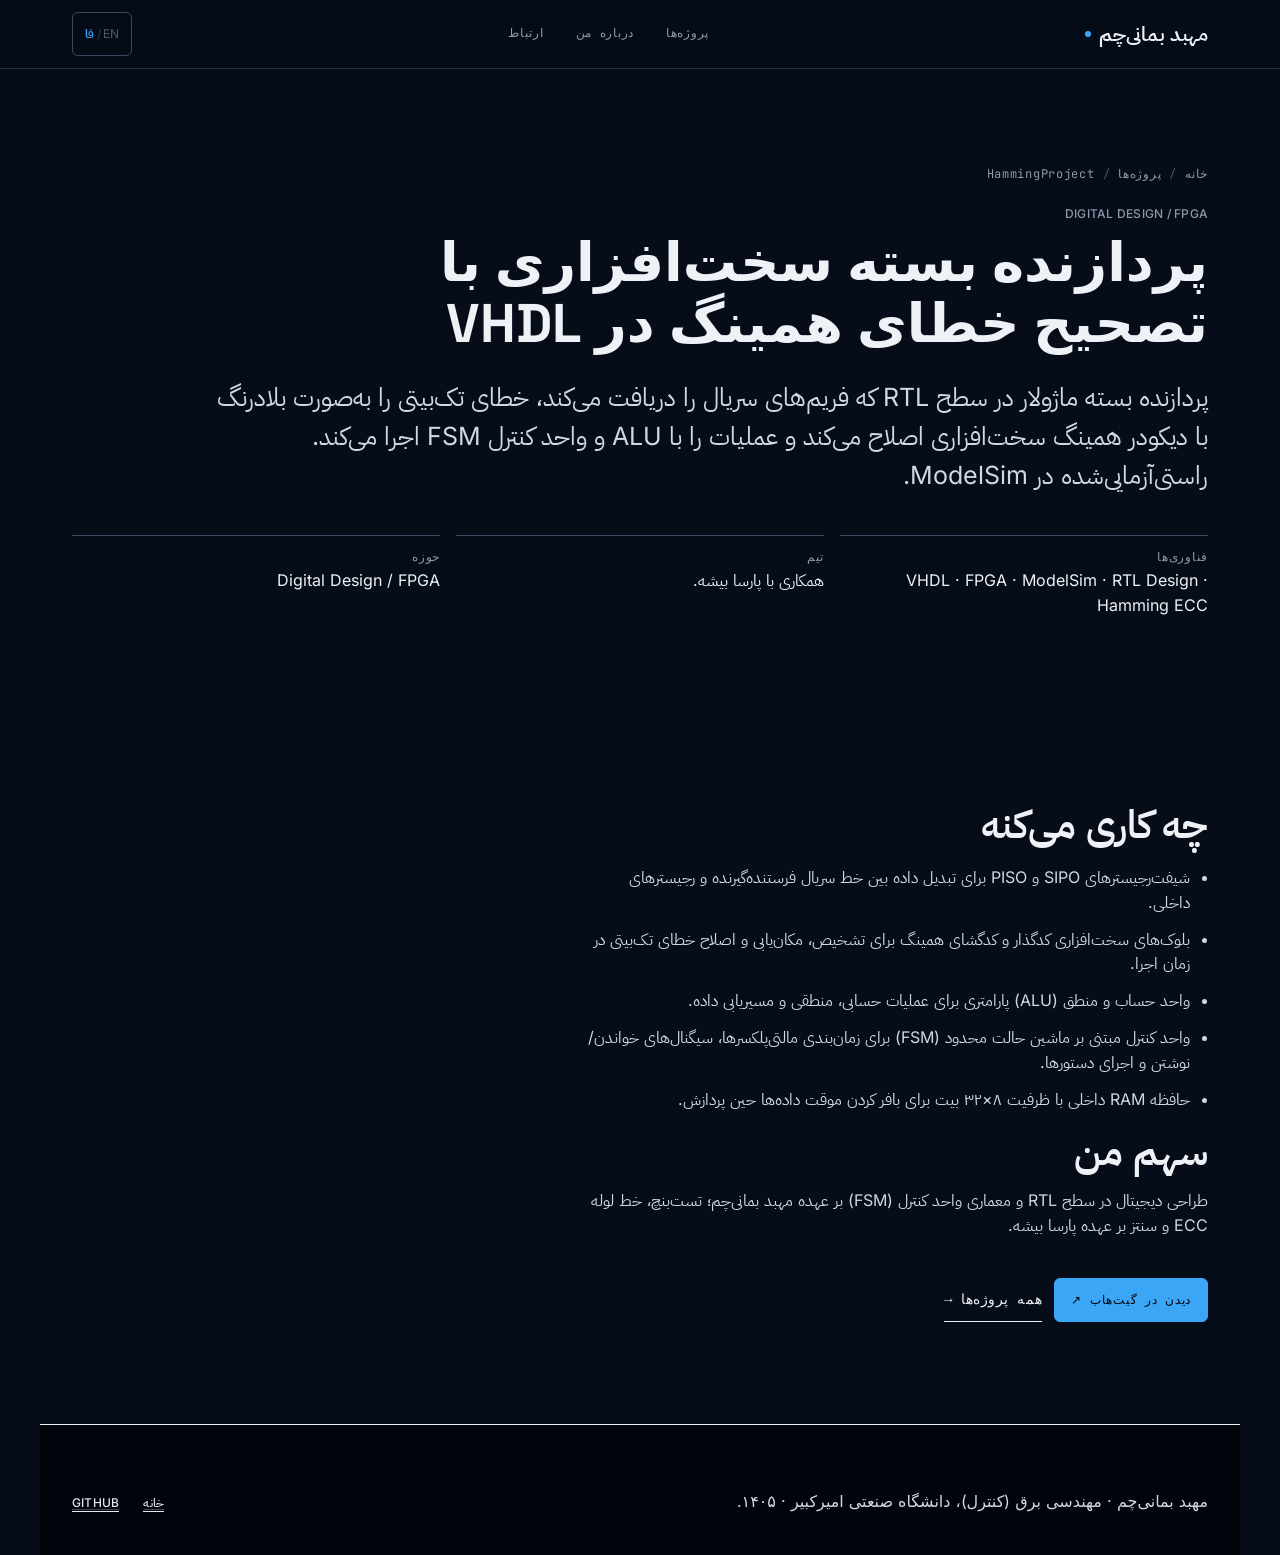
<file: fa/projects/hammingproject/index.html>
<!DOCTYPE html>
<html lang="fa" dir="rtl" data-theme="cobalt">
<head>
<meta charset="UTF-8" />
<meta name="viewport" content="width=device-width, initial-scale=1, viewport-fit=cover" />
<title>پردازنده بسته سخت‌افزاری با تصحیح خطای همینگ در VHDL | مهبد بمانی‌چم</title>
<meta name="description" content="پردازنده بسته ماژولار در سطح RTL که فریم‌های سریال را دریافت می‌کند، خطای تک‌بیتی را به‌صورت بلادرنگ با دیکودر همینگ سخت‌افزاری اصلاح می‌کند و عملیات را با ALU و واحد کنترل FSM اجرا می‌کند. راستی‌آزمایی‌شده در ModelSim." />
<meta name="robots" content="index, follow, max-image-preview:large, max-snippet:-1, max-video-preview:-1" />
<meta name="author" content="Mahbod BemaniCham" />
<link rel="canonical" href="https://nomoreidea.ir/fa/projects/hammingproject/" />
<link rel="alternate" hreflang="en" href="https://nomoreidea.ir/projects/hammingproject/" />
<link rel="alternate" hreflang="fa" href="https://nomoreidea.ir/fa/projects/hammingproject/" />
<link rel="alternate" hreflang="x-default" href="https://nomoreidea.ir/projects/hammingproject/" />
<meta property="og:site_name" content="Mahbod BemaniCham" />
<meta property="og:type" content="article" />
<meta property="og:title" content="پردازنده بسته سخت‌افزاری با تصحیح خطای همینگ در VHDL | مهبد بمانی‌چم" />
<meta property="og:description" content="پردازنده بسته ماژولار در سطح RTL که فریم‌های سریال را دریافت می‌کند، خطای تک‌بیتی را به‌صورت بلادرنگ با دیکودر همینگ سخت‌افزاری اصلاح می‌کند و عملیات را با ALU و واحد کنترل FSM اجرا می‌کند. راستی‌آزمایی‌شده در ModelSim." />
<meta property="og:url" content="https://nomoreidea.ir/fa/projects/hammingproject/" />
<meta property="og:locale" content="fa_IR" />
<meta property="og:locale:alternate" content="en_US" />
<meta property="og:image" content="https://nomoreidea.ir/images/og-image.jpg" />
<meta property="og:image:width" content="1200" />
<meta property="og:image:height" content="630" />
<meta property="og:image:alt" content="پردازنده بسته سخت‌افزاری با تصحیح خطای همینگ در VHDL" />
<meta name="twitter:card" content="summary_large_image" />
<meta name="twitter:title" content="پردازنده بسته سخت‌افزاری با تصحیح خطای همینگ در VHDL | مهبد بمانی‌چم" />
<meta name="twitter:description" content="پردازنده بسته ماژولار در سطح RTL که فریم‌های سریال را دریافت می‌کند، خطای تک‌بیتی را به‌صورت بلادرنگ با دیکودر همینگ سخت‌افزاری اصلاح می‌کند و عملیات را با ALU و واحد کنترل FSM اجرا می‌کند. راستی‌آزمایی‌شده در ModelSim." />
<meta name="twitter:image" content="https://nomoreidea.ir/images/og-image.jpg" />
<meta name="color-scheme" content="dark light" />
<meta name="theme-color" content="#141824" />
<link rel="icon" href="/favicon.svg" type="image/svg+xml" />
<link rel="icon" href="/favicon.ico" sizes="48x48" />
<link rel="apple-touch-icon" href="/icons/icon-180.png" />
<link rel="manifest" href="/manifest.webmanifest" />
<script>(function(){document.documentElement.classList.add("js");try{var t=localStorage.getItem("site_theme");if(t)document.documentElement.setAttribute("data-theme",t);}catch(e){}})();</script>
<link rel="preload" href="/fonts/ibm-plex-sans-arabic-400.woff2" as="font" type="font/woff2" crossorigin />
<link rel="preload" href="/fonts/ibm-plex-sans-arabic-700.woff2" as="font" type="font/woff2" crossorigin />
<link rel="stylesheet" href="/css/fonts.css?v=5f127a23" />
<link rel="stylesheet" href="/css/tokens.css?v=1e645a3e" />
<link rel="stylesheet" href="/css/site.css?v=a736a0ec" />
<script type="application/ld+json">{"@context": "https://schema.org", "@graph": [{"@type": "SoftwareSourceCode", "@id": "https://nomoreidea.ir/fa/projects/hammingproject/#code", "name": "پردازنده بسته سخت‌افزاری با تصحیح خطای همینگ در VHDL", "description": "پردازنده بسته ماژولار در سطح RTL که فریم‌های سریال را دریافت می‌کند، خطای تک‌بیتی را به‌صورت بلادرنگ با دیکودر همینگ سخت‌افزاری اصلاح می‌کند و عملیات را با ALU و واحد کنترل FSM اجرا می‌کند. راستی‌آزمایی‌شده در ModelSim.", "codeRepository": "https://github.com/Mahbodbe/HammingProject", "programmingLanguage": "VHDL", "inLanguage": "fa", "url": "https://nomoreidea.ir/fa/projects/hammingproject/", "author": {"@id": "https://nomoreidea.ir/#person"}, "keywords": "VHDL, FPGA, ModelSim, RTL Design, Hamming ECC"}, {"@type": "BreadcrumbList", "itemListElement": [{"@type": "ListItem", "position": 1, "name": "خانه", "item": "https://nomoreidea.ir/fa/"}, {"@type": "ListItem", "position": 2, "name": "پروژه‌ها", "item": "https://nomoreidea.ir/fa/#work"}, {"@type": "ListItem", "position": 3, "name": "پردازنده بسته سخت‌افزاری با تصحیح خطای همینگ در VHDL", "item": "https://nomoreidea.ir/fa/projects/hammingproject/"}]}, {"@type": "Person", "@id": "https://nomoreidea.ir/#person", "name": "مهبد بمانی‌چم", "alternateName": "Mahbodbe", "identifier": "Mahbodbe", "url": "https://nomoreidea.ir/fa/", "image": "https://nomoreidea.ir/images/mahbod.jpg", "jobTitle": "دانشجوی مهندسی برق (کنترل)", "description": "مهبد بمانی‌چم، دانشجوی مهندسی برق (کنترل) دانشگاه صنعتی امیرکبیر. پروژه‌های ESP32، VHDL/FPGA، امنیت اسکادا (Snort 3 و IEC 61850)، Qt/C++ و وب.", "address": {"@type": "PostalAddress", "addressLocality": "Tehran", "addressCountry": "IR"}, "alumniOf": {"@type": "CollegeOrUniversity", "name": "Amirkabir University of Technology", "alternateName": ["Tehran Polytechnic", "دانشگاه صنعتی امیرکبیر"]}, "sameAs": ["https://github.com/Mahbodbe", "https://www.linkedin.com/in/mahbod-bemanicham-048b252ab", "https://t.me/Mb_Mb84"], "knowsAbout": ["Embedded Systems", "Digital Design", "FPGA", "VHDL", "ESP32", "Control Systems", "SCADA", "IEC 61850", "DNP3", "Snort 3", "Suricata", "Wazuh", "OT Security", "Qt", "Django"]}]}</script>
</head>
<body class="fa-mode">
<header class="nav">
  <div class="shell nav__inner">
    <a class="wordmark" href="/fa/"><span>مهبد بمانی‌چم</span><span class="wordmark__dot" aria-hidden="true"></span></a>
    <nav class="nav__links" aria-label="Sections">
      <a class="nav__link" href="/fa/#work">پروژه‌ها</a>
      <a class="nav__link" href="/fa/#about">درباره من</a>
      <a class="nav__link" href="/fa/#contact">ارتباط</a>
    </nav>
    <div class="nav__actions">
      <a class="lang-toggle" href="/projects/hammingproject/" hreflang="en" lang="en" aria-label="تغییر زبان"><span class="lang-opt">EN</span><span class="lang-sep">/</span><span class="lang-opt is-active">فا</span></a>
    </div>
  </div>
</header>
<main>
<section class="band proj-head"><div class="shell">
  <ol class="crumbs"><li><a href="/fa/">خانه</a></li><li><a href="/fa/#work">پروژه‌ها</a></li><li aria-current="page">HammingProject</li></ol>
  <p class="label">Digital Design / FPGA</p>
  <h1>پردازنده بسته سخت‌افزاری با تصحیح خطای همینگ در VHDL</h1>
  <p class="lede">پردازنده بسته ماژولار در سطح RTL که فریم‌های سریال را دریافت می‌کند، خطای تک‌بیتی را به‌صورت بلادرنگ با دیکودر همینگ سخت‌افزاری اصلاح می‌کند و عملیات را با ALU و واحد کنترل FSM اجرا می‌کند. راستی‌آزمایی‌شده در ModelSim.</p>
  <dl class="facts">
    <div><dt>فناوری‌ها</dt><dd>VHDL · FPGA · ModelSim · RTL Design · Hamming ECC</dd></div>
    <div><dt>تیم</dt><dd>همکاری با پارسا بیشه.</dd></div>
    <div><dt>حوزه</dt><dd>Digital Design / FPGA</dd></div>
  </dl>
</div></section>
<section class="band section"><div class="shell">
  
  <h2 class="section__title">چه کاری می‌کنه</h2>
  <ul class="proj-list prose"><li>شیفت‌رجیسترهای SIPO و PISO برای تبدیل داده بین خط سریال فرستنده‌گیرنده و رجیسترهای داخلی.</li><li>بلوک‌های سخت‌افزاری کدگذار و کدگشای همینگ برای تشخیص، مکان‌یابی و اصلاح خطای تک‌بیتی در زمان اجرا.</li><li>واحد حساب و منطق (ALU) پارامتری برای عملیات حسابی، منطقی و مسیریابی داده.</li><li>واحد کنترل مبتنی بر ماشین حالت محدود (FSM) برای زمان‌بندی مالتی‌پلکسرها، سیگنال‌های خواندن/نوشتن و اجرای دستورها.</li><li>حافظه RAM داخلی با ظرفیت ۸×۳۲ بیت برای بافر کردن موقت داده‌ها حین پردازش.</li></ul>
  <h2 class="section__title">سهم من</h2>
  <div class="prose"><p>طراحی دیجیتال در سطح RTL و معماری واحد کنترل (FSM) بر عهده مهبد بمانی‌چم؛ تست‌بنچ، خط لوله ECC و سنتز بر عهده پارسا بیشه.</p></div>
  <div class="proj-actions"><a class="btn-solid" href="https://github.com/Mahbodbe/HammingProject" target="_blank" rel="noreferrer">دیدن در گیت‌هاب <span aria-hidden="true">↗</span></a><a class="cta-type" href="/fa/#work">همه پروژه‌ها <span aria-hidden="true">→</span></a></div>
</div></section>
</main>
<footer class="band"><div class="shell colophon"><p class="colophon__text">مهبد بمانی‌چم · مهندسی برق (کنترل)، دانشگاه صنعتی امیرکبیر · ۱۴۰۵.</p><div class="colophon__meta"><a class="link label" href="/fa/">خانه</a><a class="link label" href="https://github.com/Mahbodbe" target="_blank" rel="noreferrer">GitHub</a></div></div></footer>
</body>
</html>
</file>
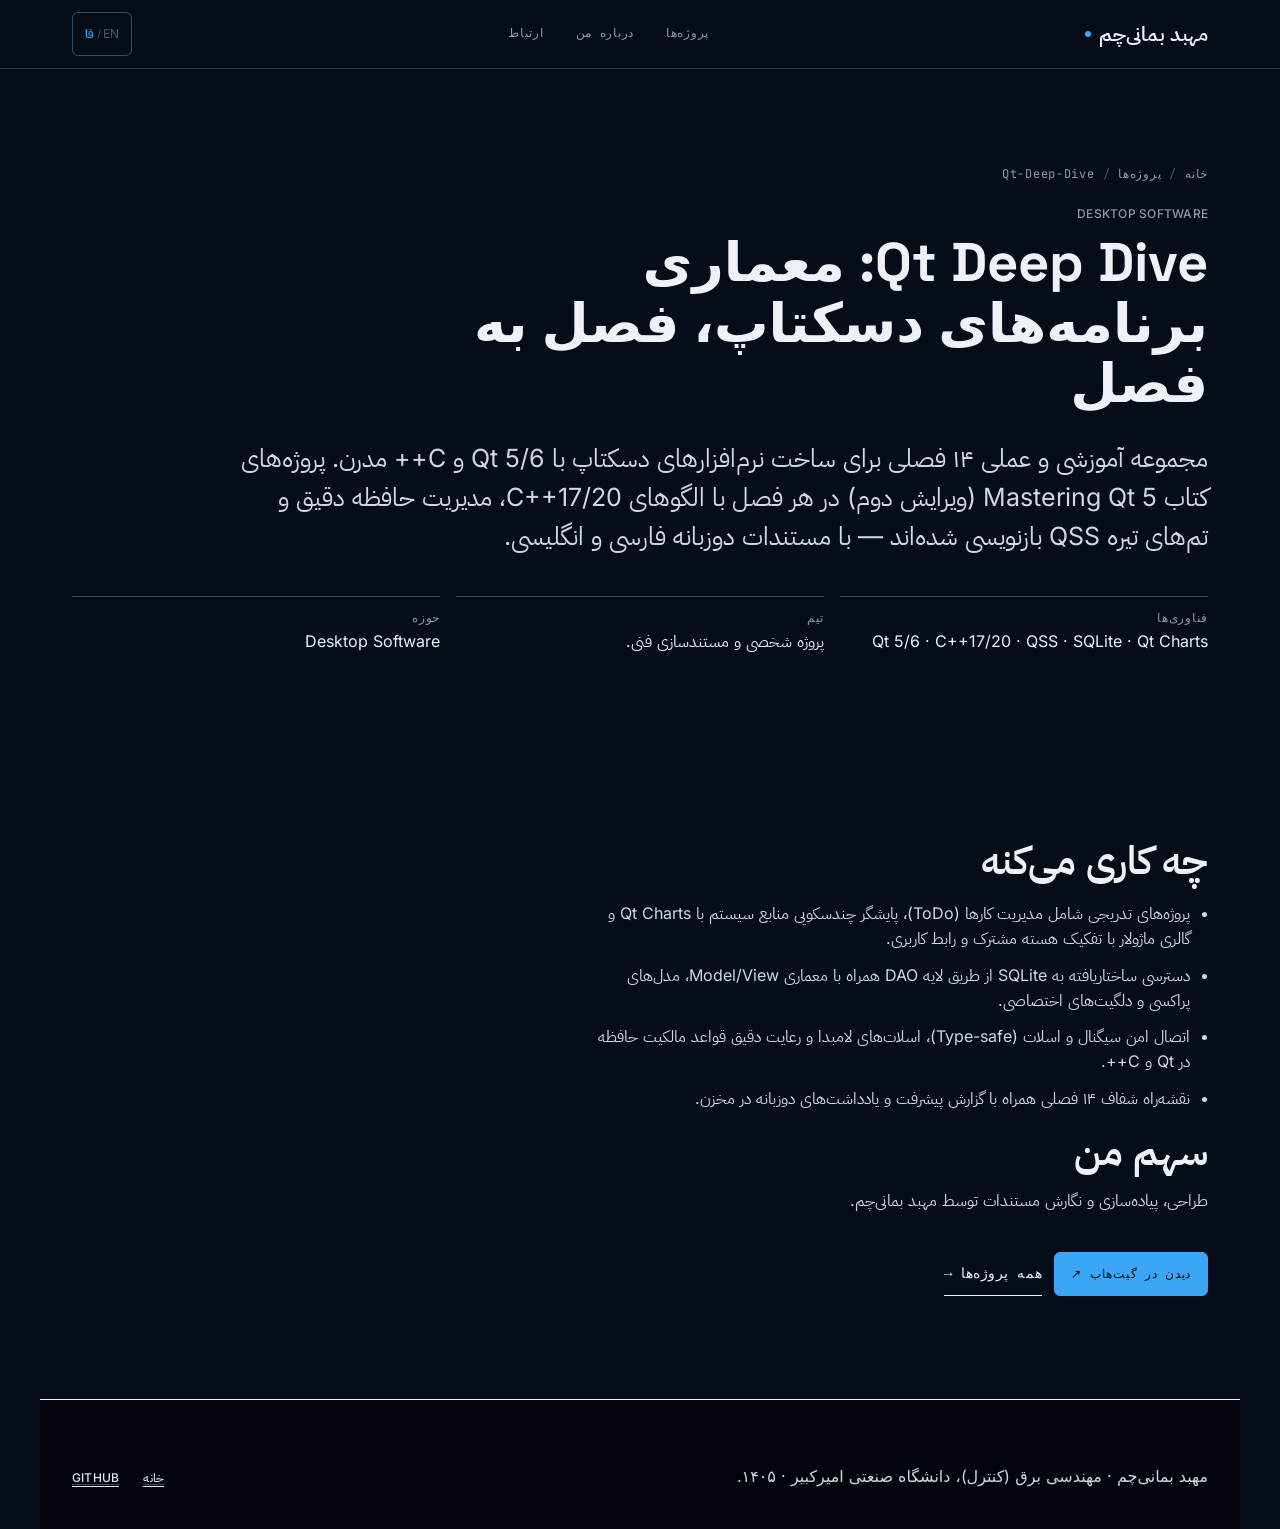
<file: fa/projects/qt-deep-dive/index.html>
<!DOCTYPE html>
<html lang="fa" dir="rtl" data-theme="cobalt">
<head>
<meta charset="UTF-8" />
<meta name="viewport" content="width=device-width, initial-scale=1, viewport-fit=cover" />
<title>Qt Deep Dive: معماری برنامه‌های دسکتاپ، فصل به فصل | مهبد بمانی‌چم</title>
<meta name="description" content="مجموعه آموزشی و عملی ۱۴ فصلی برای ساخت نرم‌افزارهای دسکتاپ با Qt 5/6 و C++ مدرن. پروژه‌های کتاب Mastering Qt 5 (ویرایش دوم) در هر فصل با الگوهای C++17/20، مدیریت حافظه دقیق و تم‌های تیره QSS بازنویسی شده‌اند — با مستندات دوزبانه فارسی و انگلیسی." />
<meta name="robots" content="index, follow, max-image-preview:large, max-snippet:-1, max-video-preview:-1" />
<meta name="author" content="Mahbod BemaniCham" />
<link rel="canonical" href="https://nomoreidea.ir/fa/projects/qt-deep-dive/" />
<link rel="alternate" hreflang="en" href="https://nomoreidea.ir/projects/qt-deep-dive/" />
<link rel="alternate" hreflang="fa" href="https://nomoreidea.ir/fa/projects/qt-deep-dive/" />
<link rel="alternate" hreflang="x-default" href="https://nomoreidea.ir/projects/qt-deep-dive/" />
<meta property="og:site_name" content="Mahbod BemaniCham" />
<meta property="og:type" content="article" />
<meta property="og:title" content="Qt Deep Dive: معماری برنامه‌های دسکتاپ، فصل به فصل | مهبد بمانی‌چم" />
<meta property="og:description" content="مجموعه آموزشی و عملی ۱۴ فصلی برای ساخت نرم‌افزارهای دسکتاپ با Qt 5/6 و C++ مدرن. پروژه‌های کتاب Mastering Qt 5 (ویرایش دوم) در هر فصل با الگوهای C++17/20، مدیریت حافظه دقیق و تم‌های تیره QSS بازنویسی شده‌اند — با مستندات دوزبانه فارسی و انگلیسی." />
<meta property="og:url" content="https://nomoreidea.ir/fa/projects/qt-deep-dive/" />
<meta property="og:locale" content="fa_IR" />
<meta property="og:locale:alternate" content="en_US" />
<meta property="og:image" content="https://nomoreidea.ir/images/og-image.jpg" />
<meta property="og:image:width" content="1200" />
<meta property="og:image:height" content="630" />
<meta property="og:image:alt" content="Qt Deep Dive: معماری برنامه‌های دسکتاپ، فصل به فصل" />
<meta name="twitter:card" content="summary_large_image" />
<meta name="twitter:title" content="Qt Deep Dive: معماری برنامه‌های دسکتاپ، فصل به فصل | مهبد بمانی‌چم" />
<meta name="twitter:description" content="مجموعه آموزشی و عملی ۱۴ فصلی برای ساخت نرم‌افزارهای دسکتاپ با Qt 5/6 و C++ مدرن. پروژه‌های کتاب Mastering Qt 5 (ویرایش دوم) در هر فصل با الگوهای C++17/20، مدیریت حافظه دقیق و تم‌های تیره QSS بازنویسی شده‌اند — با مستندات دوزبانه فارسی و انگلیسی." />
<meta name="twitter:image" content="https://nomoreidea.ir/images/og-image.jpg" />
<meta name="color-scheme" content="dark light" />
<meta name="theme-color" content="#141824" />
<link rel="icon" href="/favicon.svg" type="image/svg+xml" />
<link rel="icon" href="/favicon.ico" sizes="48x48" />
<link rel="apple-touch-icon" href="/icons/icon-180.png" />
<link rel="manifest" href="/manifest.webmanifest" />
<script>(function(){document.documentElement.classList.add("js");try{var t=localStorage.getItem("site_theme");if(t)document.documentElement.setAttribute("data-theme",t);}catch(e){}})();</script>
<link rel="preload" href="/fonts/ibm-plex-sans-arabic-400.woff2" as="font" type="font/woff2" crossorigin />
<link rel="preload" href="/fonts/ibm-plex-sans-arabic-700.woff2" as="font" type="font/woff2" crossorigin />
<link rel="stylesheet" href="/css/fonts.css?v=5f127a23" />
<link rel="stylesheet" href="/css/tokens.css?v=1e645a3e" />
<link rel="stylesheet" href="/css/site.css?v=a736a0ec" />
<script type="application/ld+json">{"@context": "https://schema.org", "@graph": [{"@type": "SoftwareSourceCode", "@id": "https://nomoreidea.ir/fa/projects/qt-deep-dive/#code", "name": "Qt Deep Dive: معماری برنامه‌های دسکتاپ، فصل به فصل", "description": "مجموعه آموزشی و عملی ۱۴ فصلی برای ساخت نرم‌افزارهای دسکتاپ با Qt 5/6 و C++ مدرن. پروژه‌های کتاب Mastering Qt 5 (ویرایش دوم) در هر فصل با الگوهای C++17/20، مدیریت حافظه دقیق و تم‌های تیره QSS بازنویسی شده‌اند — با مستندات دوزبانه فارسی و انگلیسی.", "codeRepository": "https://github.com/Mahbodbe/Qt-Deep-Dive", "programmingLanguage": "C++", "inLanguage": "fa", "url": "https://nomoreidea.ir/fa/projects/qt-deep-dive/", "author": {"@id": "https://nomoreidea.ir/#person"}, "keywords": "Qt 5/6, C++17/20, QSS, SQLite, Qt Charts"}, {"@type": "BreadcrumbList", "itemListElement": [{"@type": "ListItem", "position": 1, "name": "خانه", "item": "https://nomoreidea.ir/fa/"}, {"@type": "ListItem", "position": 2, "name": "پروژه‌ها", "item": "https://nomoreidea.ir/fa/#work"}, {"@type": "ListItem", "position": 3, "name": "Qt Deep Dive: معماری برنامه‌های دسکتاپ، فصل به فصل", "item": "https://nomoreidea.ir/fa/projects/qt-deep-dive/"}]}, {"@type": "Person", "@id": "https://nomoreidea.ir/#person", "name": "مهبد بمانی‌چم", "alternateName": "Mahbodbe", "identifier": "Mahbodbe", "url": "https://nomoreidea.ir/fa/", "image": "https://nomoreidea.ir/images/mahbod.jpg", "jobTitle": "دانشجوی مهندسی برق (کنترل)", "description": "مهبد بمانی‌چم، دانشجوی مهندسی برق (کنترل) دانشگاه صنعتی امیرکبیر. پروژه‌های ESP32، VHDL/FPGA، امنیت اسکادا (Snort 3 و IEC 61850)، Qt/C++ و وب.", "address": {"@type": "PostalAddress", "addressLocality": "Tehran", "addressCountry": "IR"}, "alumniOf": {"@type": "CollegeOrUniversity", "name": "Amirkabir University of Technology", "alternateName": ["Tehran Polytechnic", "دانشگاه صنعتی امیرکبیر"]}, "sameAs": ["https://github.com/Mahbodbe", "https://www.linkedin.com/in/mahbod-bemanicham-048b252ab", "https://t.me/Mb_Mb84"], "knowsAbout": ["Embedded Systems", "Digital Design", "FPGA", "VHDL", "ESP32", "Control Systems", "SCADA", "IEC 61850", "DNP3", "Snort 3", "Suricata", "Wazuh", "OT Security", "Qt", "Django"]}]}</script>
</head>
<body class="fa-mode">
<header class="nav">
  <div class="shell nav__inner">
    <a class="wordmark" href="/fa/"><span>مهبد بمانی‌چم</span><span class="wordmark__dot" aria-hidden="true"></span></a>
    <nav class="nav__links" aria-label="Sections">
      <a class="nav__link" href="/fa/#work">پروژه‌ها</a>
      <a class="nav__link" href="/fa/#about">درباره من</a>
      <a class="nav__link" href="/fa/#contact">ارتباط</a>
    </nav>
    <div class="nav__actions">
      <a class="lang-toggle" href="/projects/qt-deep-dive/" hreflang="en" lang="en" aria-label="تغییر زبان"><span class="lang-opt">EN</span><span class="lang-sep">/</span><span class="lang-opt is-active">فا</span></a>
    </div>
  </div>
</header>
<main>
<section class="band proj-head"><div class="shell">
  <ol class="crumbs"><li><a href="/fa/">خانه</a></li><li><a href="/fa/#work">پروژه‌ها</a></li><li aria-current="page">Qt-Deep-Dive</li></ol>
  <p class="label">Desktop Software</p>
  <h1>Qt Deep Dive: معماری برنامه‌های دسکتاپ، فصل به فصل</h1>
  <p class="lede">مجموعه آموزشی و عملی ۱۴ فصلی برای ساخت نرم‌افزارهای دسکتاپ با Qt 5/6 و C++ مدرن. پروژه‌های کتاب Mastering Qt 5 (ویرایش دوم) در هر فصل با الگوهای C++17/20، مدیریت حافظه دقیق و تم‌های تیره QSS بازنویسی شده‌اند — با مستندات دوزبانه فارسی و انگلیسی.</p>
  <dl class="facts">
    <div><dt>فناوری‌ها</dt><dd>Qt 5/6 · C++17/20 · QSS · SQLite · Qt Charts</dd></div>
    <div><dt>تیم</dt><dd>پروژه شخصی و مستندسازی فنی.</dd></div>
    <div><dt>حوزه</dt><dd>Desktop Software</dd></div>
  </dl>
</div></section>
<section class="band section"><div class="shell">
  
  <h2 class="section__title">چه کاری می‌کنه</h2>
  <ul class="proj-list prose"><li>پروژه‌های تدریجی شامل مدیریت کارها (ToDo)، پایشگر چندسکویی منابع سیستم با Qt Charts و گالری ماژولار با تفکیک هسته مشترک و رابط کاربری.</li><li>دسترسی ساختاریافته به SQLite از طریق لایه DAO همراه با معماری Model/View، مدل‌های پراکسی و دلگیت‌های اختصاصی.</li><li>اتصال امن سیگنال و اسلات (Type-safe)، اسلات‌های لامبدا و رعایت دقیق قواعد مالکیت حافظه در Qt و C++.</li><li>نقشه‌راه شفاف ۱۴ فصلی همراه با گزارش پیشرفت و یادداشت‌های دوزبانه در مخزن.</li></ul>
  <h2 class="section__title">سهم من</h2>
  <div class="prose"><p>طراحی، پیاده‌سازی و نگارش مستندات توسط مهبد بمانی‌چم.</p></div>
  <div class="proj-actions"><a class="btn-solid" href="https://github.com/Mahbodbe/Qt-Deep-Dive" target="_blank" rel="noreferrer">دیدن در گیت‌هاب <span aria-hidden="true">↗</span></a><a class="cta-type" href="/fa/#work">همه پروژه‌ها <span aria-hidden="true">→</span></a></div>
</div></section>
</main>
<footer class="band"><div class="shell colophon"><p class="colophon__text">مهبد بمانی‌چم · مهندسی برق (کنترل)، دانشگاه صنعتی امیرکبیر · ۱۴۰۵.</p><div class="colophon__meta"><a class="link label" href="/fa/">خانه</a><a class="link label" href="https://github.com/Mahbodbe" target="_blank" rel="noreferrer">GitHub</a></div></div></footer>
</body>
</html>
</file>
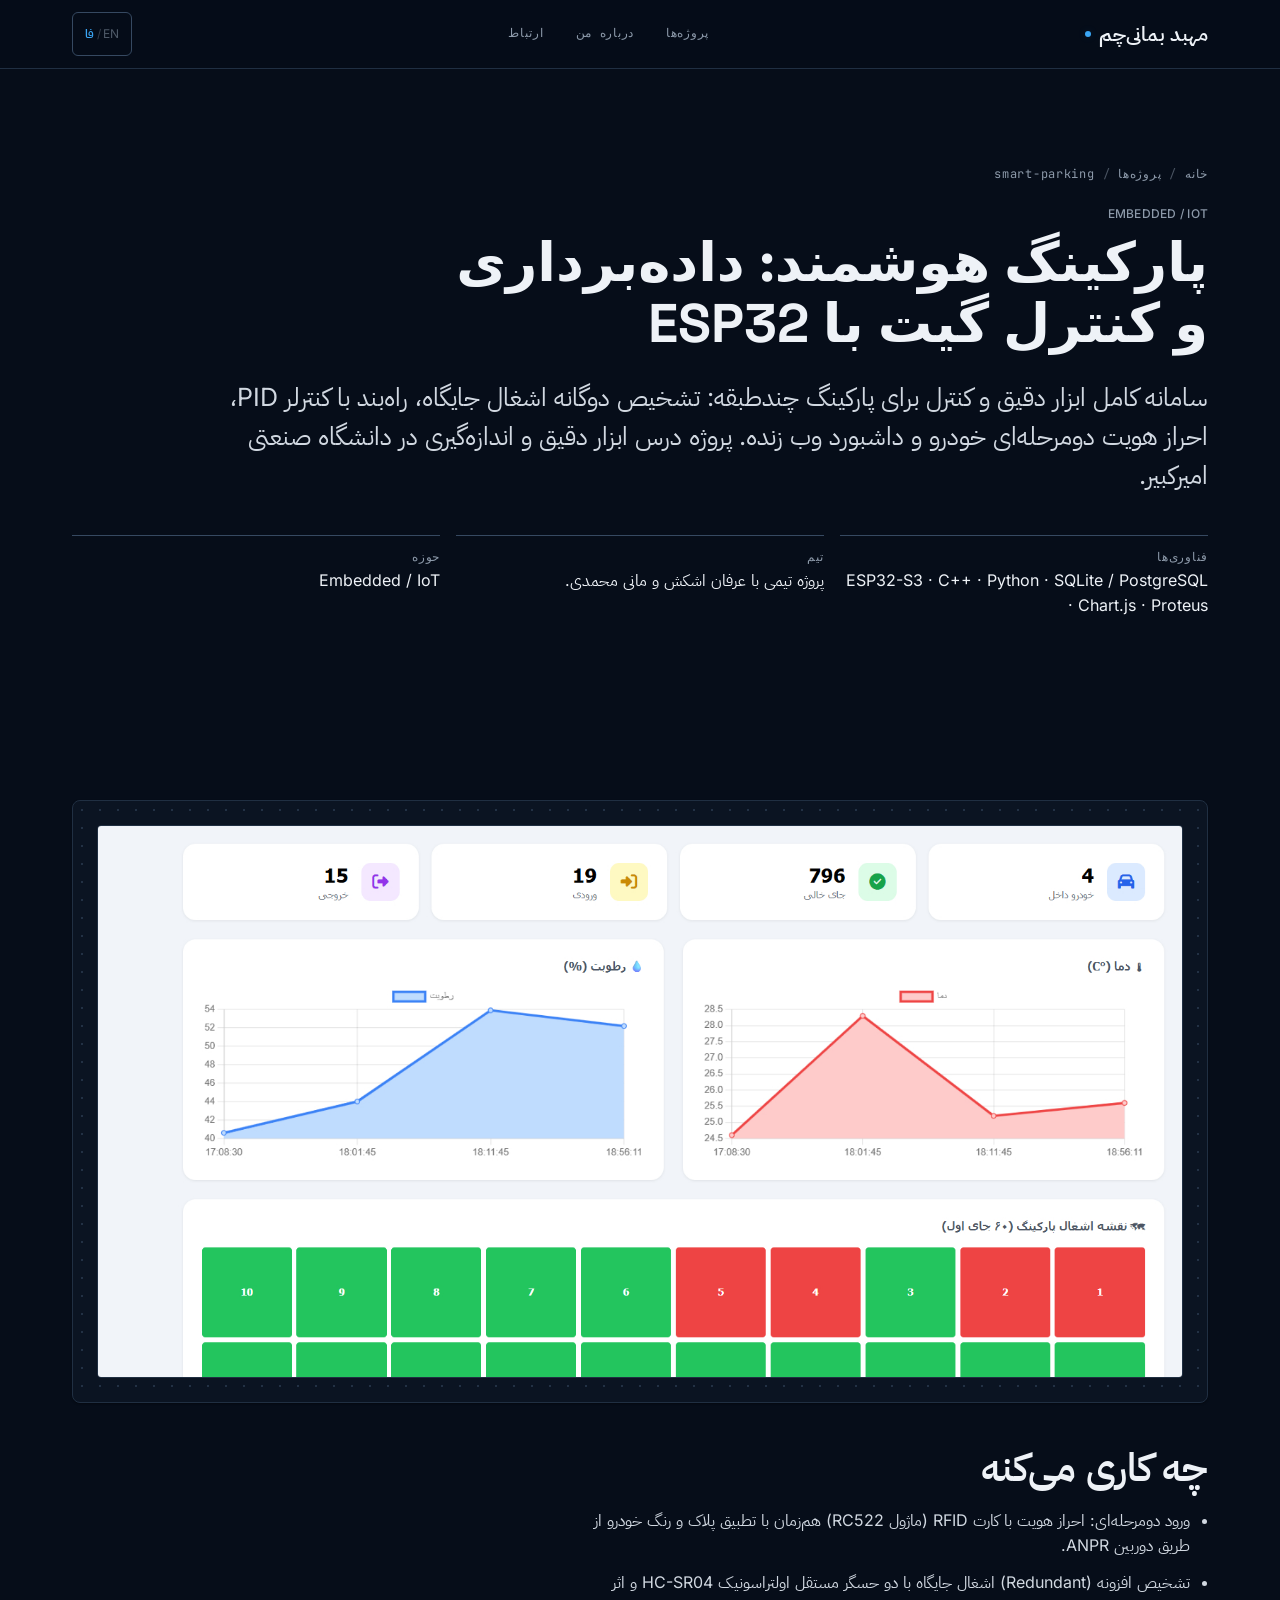
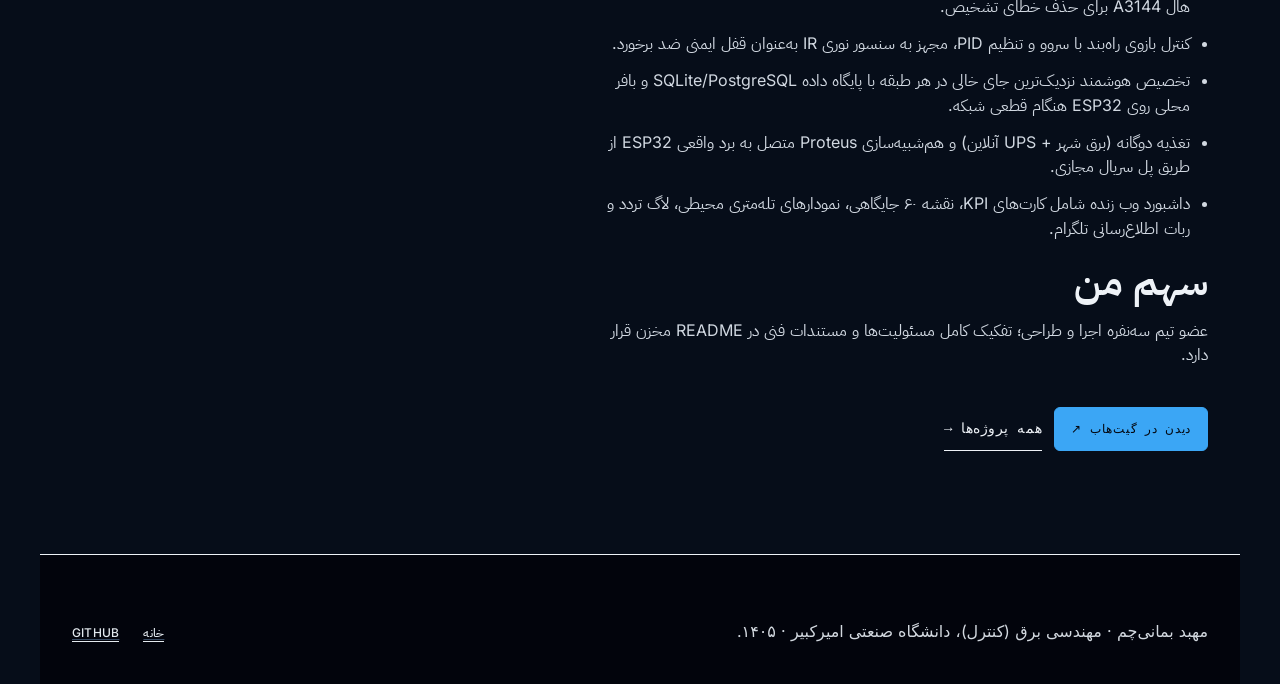
<file: fa/projects/smart-parking/index.html>
<!DOCTYPE html>
<html lang="fa" dir="rtl" data-theme="cobalt">
<head>
<meta charset="UTF-8" />
<meta name="viewport" content="width=device-width, initial-scale=1, viewport-fit=cover" />
<title>پارکینگ هوشمند: داده‌برداری و کنترل گیت با ESP32 | مهبد بمانی‌چم</title>
<meta name="description" content="سامانه کامل ابزار دقیق و کنترل برای پارکینگ چندطبقه: تشخیص دوگانه اشغال جایگاه، راه‌بند با کنترلر PID، احراز هویت دومرحله‌ای خودرو و داشبورد وب زنده. پروژه درس ابزار دقیق و اندازه‌گیری در دانشگاه صنعتی امیرکبیر." />
<meta name="robots" content="index, follow, max-image-preview:large, max-snippet:-1, max-video-preview:-1" />
<meta name="author" content="Mahbod BemaniCham" />
<link rel="canonical" href="https://nomoreidea.ir/fa/projects/smart-parking/" />
<link rel="alternate" hreflang="en" href="https://nomoreidea.ir/projects/smart-parking/" />
<link rel="alternate" hreflang="fa" href="https://nomoreidea.ir/fa/projects/smart-parking/" />
<link rel="alternate" hreflang="x-default" href="https://nomoreidea.ir/projects/smart-parking/" />
<meta property="og:site_name" content="Mahbod BemaniCham" />
<meta property="og:type" content="article" />
<meta property="og:title" content="پارکینگ هوشمند: داده‌برداری و کنترل گیت با ESP32 | مهبد بمانی‌چم" />
<meta property="og:description" content="سامانه کامل ابزار دقیق و کنترل برای پارکینگ چندطبقه: تشخیص دوگانه اشغال جایگاه، راه‌بند با کنترلر PID، احراز هویت دومرحله‌ای خودرو و داشبورد وب زنده. پروژه درس ابزار دقیق و اندازه‌گیری در دانشگاه صنعتی امیرکبیر." />
<meta property="og:url" content="https://nomoreidea.ir/fa/projects/smart-parking/" />
<meta property="og:locale" content="fa_IR" />
<meta property="og:locale:alternate" content="en_US" />
<meta property="og:image" content="https://nomoreidea.ir/images/og-image.jpg" />
<meta property="og:image:width" content="1200" />
<meta property="og:image:height" content="630" />
<meta property="og:image:alt" content="پارکینگ هوشمند: داده‌برداری و کنترل گیت با ESP32" />
<meta name="twitter:card" content="summary_large_image" />
<meta name="twitter:title" content="پارکینگ هوشمند: داده‌برداری و کنترل گیت با ESP32 | مهبد بمانی‌چم" />
<meta name="twitter:description" content="سامانه کامل ابزار دقیق و کنترل برای پارکینگ چندطبقه: تشخیص دوگانه اشغال جایگاه، راه‌بند با کنترلر PID، احراز هویت دومرحله‌ای خودرو و داشبورد وب زنده. پروژه درس ابزار دقیق و اندازه‌گیری در دانشگاه صنعتی امیرکبیر." />
<meta name="twitter:image" content="https://nomoreidea.ir/images/og-image.jpg" />
<meta name="color-scheme" content="dark light" />
<meta name="theme-color" content="#141824" />
<link rel="icon" href="/favicon.svg" type="image/svg+xml" />
<link rel="icon" href="/favicon.ico" sizes="48x48" />
<link rel="apple-touch-icon" href="/icons/icon-180.png" />
<link rel="manifest" href="/manifest.webmanifest" />
<script>(function(){document.documentElement.classList.add("js");try{var t=localStorage.getItem("site_theme");if(t)document.documentElement.setAttribute("data-theme",t);}catch(e){}})();</script>
<link rel="preload" href="/fonts/ibm-plex-sans-arabic-400.woff2" as="font" type="font/woff2" crossorigin />
<link rel="preload" href="/fonts/ibm-plex-sans-arabic-700.woff2" as="font" type="font/woff2" crossorigin />
<link rel="stylesheet" href="/css/fonts.css?v=5f127a23" />
<link rel="stylesheet" href="/css/tokens.css?v=1e645a3e" />
<link rel="stylesheet" href="/css/site.css?v=a736a0ec" />
<script type="application/ld+json">{"@context": "https://schema.org", "@graph": [{"@type": "SoftwareSourceCode", "@id": "https://nomoreidea.ir/fa/projects/smart-parking/#code", "name": "پارکینگ هوشمند: داده‌برداری و کنترل گیت با ESP32", "description": "سامانه کامل ابزار دقیق و کنترل برای پارکینگ چندطبقه: تشخیص دوگانه اشغال جایگاه، راه‌بند با کنترلر PID، احراز هویت دومرحله‌ای خودرو و داشبورد وب زنده. پروژه درس ابزار دقیق و اندازه‌گیری در دانشگاه صنعتی امیرکبیر.", "codeRepository": "https://github.com/Mahbodbe/smart-parking", "programmingLanguage": "C++", "inLanguage": "fa", "url": "https://nomoreidea.ir/fa/projects/smart-parking/", "author": {"@id": "https://nomoreidea.ir/#person"}, "keywords": "ESP32-S3, C++, Python, SQLite / PostgreSQL, Chart.js, Proteus"}, {"@type": "BreadcrumbList", "itemListElement": [{"@type": "ListItem", "position": 1, "name": "خانه", "item": "https://nomoreidea.ir/fa/"}, {"@type": "ListItem", "position": 2, "name": "پروژه‌ها", "item": "https://nomoreidea.ir/fa/#work"}, {"@type": "ListItem", "position": 3, "name": "پارکینگ هوشمند: داده‌برداری و کنترل گیت با ESP32", "item": "https://nomoreidea.ir/fa/projects/smart-parking/"}]}, {"@type": "Person", "@id": "https://nomoreidea.ir/#person", "name": "مهبد بمانی‌چم", "alternateName": "Mahbodbe", "identifier": "Mahbodbe", "url": "https://nomoreidea.ir/fa/", "image": "https://nomoreidea.ir/images/mahbod.jpg", "jobTitle": "دانشجوی مهندسی برق (کنترل)", "description": "مهبد بمانی‌چم، دانشجوی مهندسی برق (کنترل) دانشگاه صنعتی امیرکبیر. پروژه‌های ESP32، VHDL/FPGA، امنیت اسکادا (Snort 3 و IEC 61850)، Qt/C++ و وب.", "address": {"@type": "PostalAddress", "addressLocality": "Tehran", "addressCountry": "IR"}, "alumniOf": {"@type": "CollegeOrUniversity", "name": "Amirkabir University of Technology", "alternateName": ["Tehran Polytechnic", "دانشگاه صنعتی امیرکبیر"]}, "sameAs": ["https://github.com/Mahbodbe", "https://www.linkedin.com/in/mahbod-bemanicham-048b252ab", "https://t.me/Mb_Mb84"], "knowsAbout": ["Embedded Systems", "Digital Design", "FPGA", "VHDL", "ESP32", "Control Systems", "SCADA", "IEC 61850", "DNP3", "Snort 3", "Suricata", "Wazuh", "OT Security", "Qt", "Django"]}]}</script>
</head>
<body class="fa-mode">
<header class="nav">
  <div class="shell nav__inner">
    <a class="wordmark" href="/fa/"><span>مهبد بمانی‌چم</span><span class="wordmark__dot" aria-hidden="true"></span></a>
    <nav class="nav__links" aria-label="Sections">
      <a class="nav__link" href="/fa/#work">پروژه‌ها</a>
      <a class="nav__link" href="/fa/#about">درباره من</a>
      <a class="nav__link" href="/fa/#contact">ارتباط</a>
    </nav>
    <div class="nav__actions">
      <a class="lang-toggle" href="/projects/smart-parking/" hreflang="en" lang="en" aria-label="تغییر زبان"><span class="lang-opt">EN</span><span class="lang-sep">/</span><span class="lang-opt is-active">فا</span></a>
    </div>
  </div>
</header>
<main>
<section class="band proj-head"><div class="shell">
  <ol class="crumbs"><li><a href="/fa/">خانه</a></li><li><a href="/fa/#work">پروژه‌ها</a></li><li aria-current="page">smart-parking</li></ol>
  <p class="label">Embedded / IoT</p>
  <h1>پارکینگ هوشمند: داده‌برداری و کنترل گیت با ESP32</h1>
  <p class="lede">سامانه کامل ابزار دقیق و کنترل برای پارکینگ چندطبقه: تشخیص دوگانه اشغال جایگاه، راه‌بند با کنترلر PID، احراز هویت دومرحله‌ای خودرو و داشبورد وب زنده. پروژه درس ابزار دقیق و اندازه‌گیری در دانشگاه صنعتی امیرکبیر.</p>
  <dl class="facts">
    <div><dt>فناوری‌ها</dt><dd>ESP32-S3 · C++ · Python · SQLite / PostgreSQL · Chart.js · Proteus</dd></div>
    <div><dt>تیم</dt><dd>پروژه تیمی با عرفان اشکش و مانی محمدی.</dd></div>
    <div><dt>حوزه</dt><dd>Embedded / IoT</dd></div>
  </dl>
</div></section>
<section class="band section"><div class="shell">
  <figure class="nb-card lab-fig" style="margin-bottom:var(--space-xl)"><img src="/images/projects/dashboard-kpi-occupancy-telemetry.jpg" alt="پارکینگ هوشمند: داده‌برداری و کنترل گیت با ESP32" loading="lazy" decoding="async" /></figure>
  <h2 class="section__title">چه کاری می‌کنه</h2>
  <ul class="proj-list prose"><li>ورود دومرحله‌ای: احراز هویت با کارت RFID (ماژول RC522) هم‌زمان با تطبیق پلاک و رنگ خودرو از طریق دوربین ANPR.</li><li>تشخیص افزونه (Redundant) اشغال جایگاه با دو حسگر مستقل اولتراسونیک HC-SR04 و اثر هال A3144 برای حذف خطای تشخیص.</li><li>کنترل بازوی راه‌بند با سروو و تنظیم PID، مجهز به سنسور نوری IR به‌عنوان قفل ایمنی ضد برخورد.</li><li>تخصیص هوشمند نزدیک‌ترین جای خالی در هر طبقه با پایگاه داده SQLite/PostgreSQL و بافر محلی روی ESP32 هنگام قطعی شبکه.</li><li>تغذیه دوگانه (برق شهر + UPS آنلاین) و هم‌شبیه‌سازی Proteus متصل به برد واقعی ESP32 از طریق پل سریال مجازی.</li><li>داشبورد وب زنده شامل کارت‌های KPI، نقشه ۶۰ جایگاهی، نمودارهای تله‌متری محیطی، لاگ تردد و ربات اطلاع‌رسانی تلگرام.</li></ul>
  <h2 class="section__title">سهم من</h2>
  <div class="prose"><p>عضو تیم سه‌نفره اجرا و طراحی؛ تفکیک کامل مسئولیت‌ها و مستندات فنی در README مخزن قرار دارد.</p></div>
  <div class="proj-actions"><a class="btn-solid" href="https://github.com/Mahbodbe/smart-parking" target="_blank" rel="noreferrer">دیدن در گیت‌هاب <span aria-hidden="true">↗</span></a><a class="cta-type" href="/fa/#work">همه پروژه‌ها <span aria-hidden="true">→</span></a></div>
</div></section>
</main>
<footer class="band"><div class="shell colophon"><p class="colophon__text">مهبد بمانی‌چم · مهندسی برق (کنترل)، دانشگاه صنعتی امیرکبیر · ۱۴۰۵.</p><div class="colophon__meta"><a class="link label" href="/fa/">خانه</a><a class="link label" href="https://github.com/Mahbodbe" target="_blank" rel="noreferrer">GitHub</a></div></div></footer>
</body>
</html>
</file>
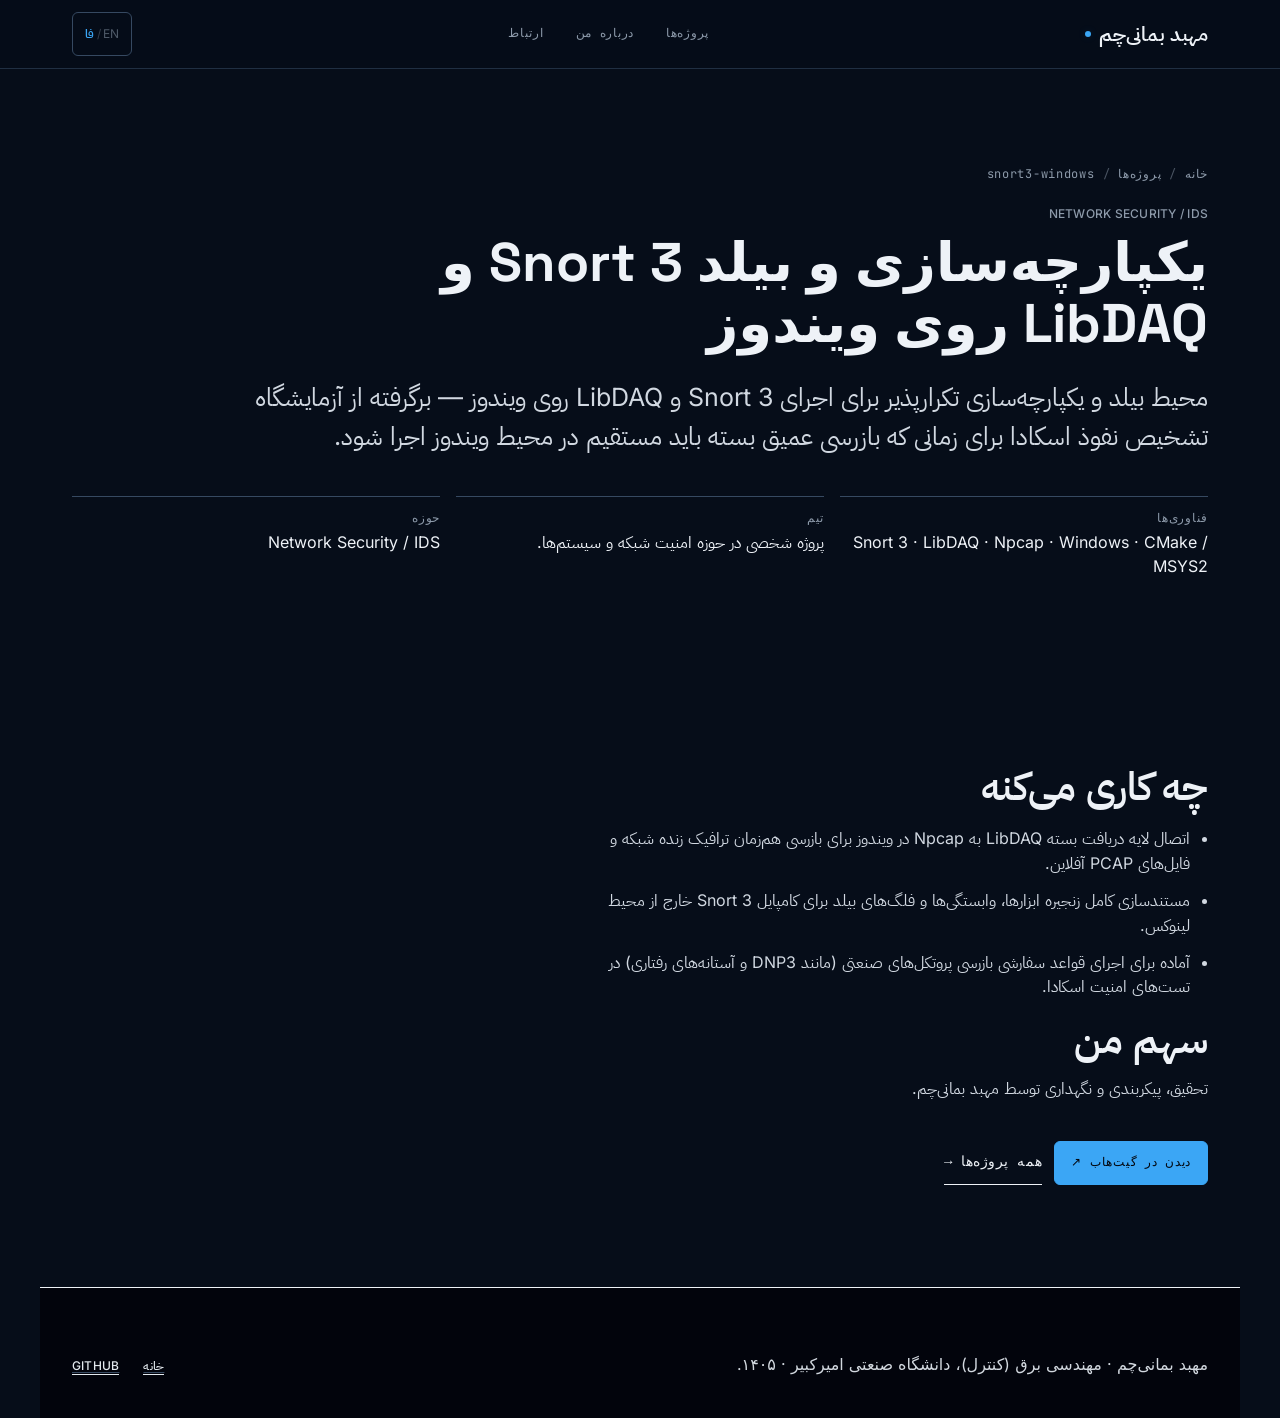
<file: fa/projects/snort3-windows/index.html>
<!DOCTYPE html>
<html lang="fa" dir="rtl" data-theme="cobalt">
<head>
<meta charset="UTF-8" />
<meta name="viewport" content="width=device-width, initial-scale=1, viewport-fit=cover" />
<title>یکپارچه‌سازی و بیلد Snort 3 و LibDAQ روی ویندوز | مهبد بمانی‌چم</title>
<meta name="description" content="محیط بیلد و یکپارچه‌سازی تکرارپذیر برای اجرای Snort 3 و LibDAQ روی ویندوز — برگرفته از آزمایشگاه تشخیص نفوذ اسکادا برای زمانی که بازرسی عمیق بسته باید مستقیم در محیط ویندوز اجرا شود." />
<meta name="robots" content="index, follow, max-image-preview:large, max-snippet:-1, max-video-preview:-1" />
<meta name="author" content="Mahbod BemaniCham" />
<link rel="canonical" href="https://nomoreidea.ir/fa/projects/snort3-windows/" />
<link rel="alternate" hreflang="en" href="https://nomoreidea.ir/projects/snort3-windows/" />
<link rel="alternate" hreflang="fa" href="https://nomoreidea.ir/fa/projects/snort3-windows/" />
<link rel="alternate" hreflang="x-default" href="https://nomoreidea.ir/projects/snort3-windows/" />
<meta property="og:site_name" content="Mahbod BemaniCham" />
<meta property="og:type" content="article" />
<meta property="og:title" content="یکپارچه‌سازی و بیلد Snort 3 و LibDAQ روی ویندوز | مهبد بمانی‌چم" />
<meta property="og:description" content="محیط بیلد و یکپارچه‌سازی تکرارپذیر برای اجرای Snort 3 و LibDAQ روی ویندوز — برگرفته از آزمایشگاه تشخیص نفوذ اسکادا برای زمانی که بازرسی عمیق بسته باید مستقیم در محیط ویندوز اجرا شود." />
<meta property="og:url" content="https://nomoreidea.ir/fa/projects/snort3-windows/" />
<meta property="og:locale" content="fa_IR" />
<meta property="og:locale:alternate" content="en_US" />
<meta property="og:image" content="https://nomoreidea.ir/images/og-image.jpg" />
<meta property="og:image:width" content="1200" />
<meta property="og:image:height" content="630" />
<meta property="og:image:alt" content="یکپارچه‌سازی و بیلد Snort 3 و LibDAQ روی ویندوز" />
<meta name="twitter:card" content="summary_large_image" />
<meta name="twitter:title" content="یکپارچه‌سازی و بیلد Snort 3 و LibDAQ روی ویندوز | مهبد بمانی‌چم" />
<meta name="twitter:description" content="محیط بیلد و یکپارچه‌سازی تکرارپذیر برای اجرای Snort 3 و LibDAQ روی ویندوز — برگرفته از آزمایشگاه تشخیص نفوذ اسکادا برای زمانی که بازرسی عمیق بسته باید مستقیم در محیط ویندوز اجرا شود." />
<meta name="twitter:image" content="https://nomoreidea.ir/images/og-image.jpg" />
<meta name="color-scheme" content="dark light" />
<meta name="theme-color" content="#141824" />
<link rel="icon" href="/favicon.svg" type="image/svg+xml" />
<link rel="icon" href="/favicon.ico" sizes="48x48" />
<link rel="apple-touch-icon" href="/icons/icon-180.png" />
<link rel="manifest" href="/manifest.webmanifest" />
<script>(function(){document.documentElement.classList.add("js");try{var t=localStorage.getItem("site_theme");if(t)document.documentElement.setAttribute("data-theme",t);}catch(e){}})();</script>
<link rel="preload" href="/fonts/ibm-plex-sans-arabic-400.woff2" as="font" type="font/woff2" crossorigin />
<link rel="preload" href="/fonts/ibm-plex-sans-arabic-700.woff2" as="font" type="font/woff2" crossorigin />
<link rel="stylesheet" href="/css/fonts.css?v=5f127a23" />
<link rel="stylesheet" href="/css/tokens.css?v=1e645a3e" />
<link rel="stylesheet" href="/css/site.css?v=a736a0ec" />
<script type="application/ld+json">{"@context": "https://schema.org", "@graph": [{"@type": "SoftwareSourceCode", "@id": "https://nomoreidea.ir/fa/projects/snort3-windows/#code", "name": "یکپارچه‌سازی و بیلد Snort 3 و LibDAQ روی ویندوز", "description": "محیط بیلد و یکپارچه‌سازی تکرارپذیر برای اجرای Snort 3 و LibDAQ روی ویندوز — برگرفته از آزمایشگاه تشخیص نفوذ اسکادا برای زمانی که بازرسی عمیق بسته باید مستقیم در محیط ویندوز اجرا شود.", "codeRepository": "https://github.com/Mahbodbe/snort3-windows", "programmingLanguage": "C++", "inLanguage": "fa", "url": "https://nomoreidea.ir/fa/projects/snort3-windows/", "author": {"@id": "https://nomoreidea.ir/#person"}, "keywords": "Snort 3, LibDAQ, Npcap, Windows, CMake / MSYS2"}, {"@type": "BreadcrumbList", "itemListElement": [{"@type": "ListItem", "position": 1, "name": "خانه", "item": "https://nomoreidea.ir/fa/"}, {"@type": "ListItem", "position": 2, "name": "پروژه‌ها", "item": "https://nomoreidea.ir/fa/#work"}, {"@type": "ListItem", "position": 3, "name": "یکپارچه‌سازی و بیلد Snort 3 و LibDAQ روی ویندوز", "item": "https://nomoreidea.ir/fa/projects/snort3-windows/"}]}, {"@type": "Person", "@id": "https://nomoreidea.ir/#person", "name": "مهبد بمانی‌چم", "alternateName": "Mahbodbe", "identifier": "Mahbodbe", "url": "https://nomoreidea.ir/fa/", "image": "https://nomoreidea.ir/images/mahbod.jpg", "jobTitle": "دانشجوی مهندسی برق (کنترل)", "description": "مهبد بمانی‌چم، دانشجوی مهندسی برق (کنترل) دانشگاه صنعتی امیرکبیر. پروژه‌های ESP32، VHDL/FPGA، امنیت اسکادا (Snort 3 و IEC 61850)، Qt/C++ و وب.", "address": {"@type": "PostalAddress", "addressLocality": "Tehran", "addressCountry": "IR"}, "alumniOf": {"@type": "CollegeOrUniversity", "name": "Amirkabir University of Technology", "alternateName": ["Tehran Polytechnic", "دانشگاه صنعتی امیرکبیر"]}, "sameAs": ["https://github.com/Mahbodbe", "https://www.linkedin.com/in/mahbod-bemanicham-048b252ab", "https://t.me/Mb_Mb84"], "knowsAbout": ["Embedded Systems", "Digital Design", "FPGA", "VHDL", "ESP32", "Control Systems", "SCADA", "IEC 61850", "DNP3", "Snort 3", "Suricata", "Wazuh", "OT Security", "Qt", "Django"]}]}</script>
</head>
<body class="fa-mode">
<header class="nav">
  <div class="shell nav__inner">
    <a class="wordmark" href="/fa/"><span>مهبد بمانی‌چم</span><span class="wordmark__dot" aria-hidden="true"></span></a>
    <nav class="nav__links" aria-label="Sections">
      <a class="nav__link" href="/fa/#work">پروژه‌ها</a>
      <a class="nav__link" href="/fa/#about">درباره من</a>
      <a class="nav__link" href="/fa/#contact">ارتباط</a>
    </nav>
    <div class="nav__actions">
      <a class="lang-toggle" href="/projects/snort3-windows/" hreflang="en" lang="en" aria-label="تغییر زبان"><span class="lang-opt">EN</span><span class="lang-sep">/</span><span class="lang-opt is-active">فا</span></a>
    </div>
  </div>
</header>
<main>
<section class="band proj-head"><div class="shell">
  <ol class="crumbs"><li><a href="/fa/">خانه</a></li><li><a href="/fa/#work">پروژه‌ها</a></li><li aria-current="page">snort3-windows</li></ol>
  <p class="label">Network Security / IDS</p>
  <h1>یکپارچه‌سازی و بیلد Snort 3 و LibDAQ روی ویندوز</h1>
  <p class="lede">محیط بیلد و یکپارچه‌سازی تکرارپذیر برای اجرای Snort 3 و LibDAQ روی ویندوز — برگرفته از آزمایشگاه تشخیص نفوذ اسکادا برای زمانی که بازرسی عمیق بسته باید مستقیم در محیط ویندوز اجرا شود.</p>
  <dl class="facts">
    <div><dt>فناوری‌ها</dt><dd>Snort 3 · LibDAQ · Npcap · Windows · CMake / MSYS2</dd></div>
    <div><dt>تیم</dt><dd>پروژه شخصی در حوزه امنیت شبکه و سیستم‌ها.</dd></div>
    <div><dt>حوزه</dt><dd>Network Security / IDS</dd></div>
  </dl>
</div></section>
<section class="band section"><div class="shell">
  
  <h2 class="section__title">چه کاری می‌کنه</h2>
  <ul class="proj-list prose"><li>اتصال لایه دریافت بسته LibDAQ به Npcap در ویندوز برای بازرسی هم‌زمان ترافیک زنده شبکه و فایل‌های PCAP آفلاین.</li><li>مستندسازی کامل زنجیره ابزارها، وابستگی‌ها و فلگ‌های بیلد برای کامپایل Snort 3 خارج از محیط لینوکس.</li><li>آماده برای اجرای قواعد سفارشی بازرسی پروتکل‌های صنعتی (مانند DNP3 و آستانه‌های رفتاری) در تست‌های امنیت اسکادا.</li></ul>
  <h2 class="section__title">سهم من</h2>
  <div class="prose"><p>تحقیق، پیکربندی و نگهداری توسط مهبد بمانی‌چم.</p></div>
  <div class="proj-actions"><a class="btn-solid" href="https://github.com/Mahbodbe/snort3-windows" target="_blank" rel="noreferrer">دیدن در گیت‌هاب <span aria-hidden="true">↗</span></a><a class="cta-type" href="/fa/#work">همه پروژه‌ها <span aria-hidden="true">→</span></a></div>
</div></section>
</main>
<footer class="band"><div class="shell colophon"><p class="colophon__text">مهبد بمانی‌چم · مهندسی برق (کنترل)، دانشگاه صنعتی امیرکبیر · ۱۴۰۵.</p><div class="colophon__meta"><a class="link label" href="/fa/">خانه</a><a class="link label" href="https://github.com/Mahbodbe" target="_blank" rel="noreferrer">GitHub</a></div></div></footer>
</body>
</html>
</file>
<file: css/fonts.css>
/* Self-hosted fonts (latin + arabic subsets). Replaces Google Fonts. */
@font-face{font-family:"Inter";font-style:normal;font-weight:100 900;font-display:swap;src:url("../fonts/inter-latin-wght-normal.woff2") format("woff2-variations");unicode-range:U+0000-00FF,U+0131,U+0152-0153,U+02BB-02BC,U+02C6,U+02DA,U+02DC,U+2000-206F,U+2074,U+20AC,U+2122,U+2191,U+2193,U+2212,U+2215,U+FEFF,U+FFFD}
@font-face{font-family:"Space Grotesk";font-style:normal;font-weight:300 700;font-display:swap;src:url("../fonts/space-grotesk-latin-wght-normal.woff2") format("woff2-variations");unicode-range:U+0000-00FF,U+0131,U+0152-0153,U+02BB-02BC,U+02C6,U+02DA,U+02DC,U+2000-206F,U+2074,U+20AC,U+2122,U+2191,U+2193,U+2212,U+2215,U+FEFF,U+FFFD}
@font-face{font-family:"JetBrains Mono";font-style:normal;font-weight:100 800;font-display:swap;src:url("../fonts/jetbrains-mono-latin-wght-normal.woff2") format("woff2-variations");unicode-range:U+0000-00FF,U+0131,U+0152-0153,U+02BB-02BC,U+02C6,U+02DA,U+02DC,U+2000-206F,U+2074,U+20AC,U+2122,U+2191,U+2193,U+2212,U+2215,U+FEFF,U+FFFD}
@font-face{font-family:"IBM Plex Sans Arabic";font-style:normal;font-weight:400;font-display:swap;src:url("../fonts/ibm-plex-sans-arabic-400.woff2") format("woff2");unicode-range:U+0600-06FF,U+0750-077F,U+0870-088E,U+0890-0891,U+0897-08E1,U+08E3-08FF,U+200C-200E,U+2010-2011,U+204F,U+2E41,U+FB50-FDFF,U+FE70-FE74,U+FE76-FEFC}
@font-face{font-family:"IBM Plex Sans Arabic";font-style:normal;font-weight:500;font-display:swap;src:url("../fonts/ibm-plex-sans-arabic-500.woff2") format("woff2");unicode-range:U+0600-06FF,U+0750-077F,U+0870-088E,U+0890-0891,U+0897-08E1,U+08E3-08FF,U+200C-200E,U+2010-2011,U+204F,U+2E41,U+FB50-FDFF,U+FE70-FE74,U+FE76-FEFC}
@font-face{font-family:"IBM Plex Sans Arabic";font-style:normal;font-weight:600;font-display:swap;src:url("../fonts/ibm-plex-sans-arabic-600.woff2") format("woff2");unicode-range:U+0600-06FF,U+0750-077F,U+0870-088E,U+0890-0891,U+0897-08E1,U+08E3-08FF,U+200C-200E,U+2010-2011,U+204F,U+2E41,U+FB50-FDFF,U+FE70-FE74,U+FE76-FEFC}
@font-face{font-family:"IBM Plex Sans Arabic";font-style:normal;font-weight:700;font-display:swap;src:url("../fonts/ibm-plex-sans-arabic-700.woff2") format("woff2");unicode-range:U+0600-06FF,U+0750-077F,U+0870-088E,U+0890-0891,U+0897-08E1,U+08E3-08FF,U+200C-200E,U+2010-2011,U+204F,U+2E41,U+FB50-FDFF,U+FE70-FE74,U+FE76-FEFC}
</file>
<file: css/tokens.css>
/* ──────────────────────────────────────────────────────────────
   tokens.css — portable design system, multi-theme.
   Default theme: Cobalt Night (deep navy ground · electric cobalt
   signal). Alternates: Paper (light), CRT (phosphor), Ember (warm).
   Every color a component uses flows through these custom props.
   ────────────────────────────────────────────────────────────── */

:root,
[data-theme="cobalt"] {
  color-scheme: dark;
  --color-paper:      oklch(16%   0.028 258);
  --color-paper-2:    oklch(19%   0.032 258);
  --color-paper-3:    oklch(23%   0.036 256);
  --color-rule:       oklch(30%   0.040 256);
  --color-rule-2:     oklch(40%   0.048 255);
  --color-muted:      oklch(68%   0.028 255);
  --color-neutral:    oklch(78%   0.022 254);
  --color-ink-2:      oklch(88%   0.014 253);
  --color-ink:        oklch(96%   0.008 250);
  --color-accent:        oklch(70%   0.15  245);
  --color-accent-ink:    oklch(12%   0.020 258);
  --color-accent-bright: oklch(78%   0.13  240);
  --color-focus:         oklch(75%   0.14  245);
  --color-graphite:      oklch(11%   0.024 260);
  --color-band:            oklch(19%   0.034 256);
  --color-band-rule:       oklch(32%   0.044 256);
  --color-band-label:      oklch(66%   0.050 250);
  --color-band-ink:        oklch(86%   0.018 253);
  --color-band-ink-muted:  oklch(74%   0.026 254);
  --color-band-ink-strong: oklch(97%   0.006 250);
  --color-footer-text: oklch(88%   0.012 250);
  --color-footer-link: oklch(93%   0.010 248);
  --color-ok:       oklch(78% 0.16 155);
  --color-glow:     oklch(70% 0.15 245 / 0.14);
  --skeleton-a:     oklch(21% 0.03 257);
  --skeleton-b:     oklch(27% 0.035 255);
}

[data-theme="paper"] {
  color-scheme: light;
  --color-paper:      oklch(97%   0.006 260);
  --color-paper-2:    oklch(94%   0.008 260);
  --color-paper-3:    oklch(91%   0.010 258);
  --color-rule:       oklch(86%   0.012 258);
  --color-rule-2:     oklch(76%   0.016 258);
  --color-muted:      oklch(46%   0.020 258);
  --color-neutral:    oklch(34%   0.020 259);
  --color-ink-2:      oklch(24%   0.022 260);
  --color-ink:        oklch(17%   0.024 261);
  --color-accent:        oklch(52% 0.19 253);
  --color-accent-ink:    oklch(98% 0.006 260);
  --color-accent-bright: oklch(45% 0.19 253);
  --color-focus:         oklch(52% 0.19 253);
  --color-graphite:      oklch(93% 0.010 259);
  --color-band:            oklch(94%   0.008 260);
  --color-band-rule:       oklch(80%   0.014 258);
  --color-band-label:      oklch(48%   0.020 258);
  --color-band-ink:        oklch(28%   0.022 260);
  --color-band-ink-muted:  oklch(36%   0.020 259);
  --color-band-ink-strong: oklch(18%   0.024 261);
  --color-footer-text: oklch(30% 0.022 260);
  --color-footer-link: oklch(22% 0.023 261);
  --color-ok:       oklch(52% 0.15 155);
  --color-glow:     oklch(52% 0.19 253 / 0.10);
  --skeleton-a:     oklch(92% 0.008 260);
  --skeleton-b:     oklch(87% 0.010 259);
}

[data-theme="crt"] {
  color-scheme: dark;
  --color-paper:      oklch(14%  0.02 160);
  --color-paper-2:    oklch(17%  0.025 160);
  --color-paper-3:    oklch(21%  0.03 162);
  --color-rule:       oklch(30%  0.05 160);
  --color-rule-2:     oklch(42%  0.08 158);
  --color-muted:      oklch(70%  0.10 155);
  --color-neutral:    oklch(80%  0.09 152);
  --color-ink-2:      oklch(89%  0.10 150);
  --color-ink:        oklch(95%  0.13 148);
  --color-accent:        oklch(84% 0.20 150);
  --color-accent-ink:    oklch(12% 0.02 160);
  --color-accent-bright: oklch(90% 0.20 148);
  --color-focus:         oklch(88% 0.20 148);
  --color-graphite:      oklch(11% 0.018 162);
  --color-band:            oklch(17% 0.025 160);
  --color-band-rule:       oklch(32% 0.055 160);
  --color-band-label:      oklch(66% 0.10 156);
  --color-band-ink:        oklch(86% 0.09 152);
  --color-band-ink-muted:  oklch(75% 0.09 154);
  --color-band-ink-strong: oklch(96% 0.12 149);
  --color-footer-text: oklch(87% 0.09 152);
  --color-footer-link: oklch(92% 0.10 151);
  --color-ok:       oklch(85% 0.19 150);
  --color-glow:     oklch(84% 0.20 150 / 0.12);
  --skeleton-a:     oklch(19% 0.025 160);
  --skeleton-b:     oklch(25% 0.032 159);
}

[data-theme="ember"] {
  color-scheme: dark;
  --color-paper:      oklch(15%  0.022 40);
  --color-paper-2:    oklch(18%  0.026 40);
  --color-paper-3:    oklch(22%  0.030 38);
  --color-rule:       oklch(30%  0.034 38);
  --color-rule-2:     oklch(41%  0.044 36);
  --color-muted:      oklch(70%  0.030 44);
  --color-neutral:    oklch(79%  0.024 42);
  --color-ink-2:      oklch(88%  0.016 40);
  --color-ink:        oklch(96%  0.010 38);
  --color-accent:        oklch(72% 0.17 42);
  --color-accent-ink:    oklch(13% 0.020 40);
  --color-accent-bright: oklch(79% 0.15 46);
  --color-focus:         oklch(76% 0.16 42);
  --color-graphite:      oklch(11% 0.020 42);
  --color-band:            oklch(18% 0.028 40);
  --color-band-rule:       oklch(32% 0.040 38);
  --color-band-label:      oklch(67% 0.045 44);
  --color-band-ink:        oklch(86% 0.014 42);
  --color-band-ink-muted:  oklch(75% 0.022 44);
  --color-band-ink-strong: oklch(97% 0.006 38);
  --color-footer-text: oklch(88% 0.010 40);
  --color-footer-link: oklch(93% 0.008 42);
  --color-ok:       oklch(78% 0.16 155);
  --color-glow:     oklch(72% 0.17 42 / 0.14);
  --skeleton-a:     oklch(20% 0.026 40);
  --skeleton-b:     oklch(27% 0.030 39);
}

:root {
  --font-display: "Space Grotesk", "Inter Tight", ui-sans-serif, system-ui, sans-serif;
  --font-body:    "Inter", ui-sans-serif, system-ui, sans-serif;
  --font-fa:      "IBM Plex Sans Arabic", "Inter", ui-sans-serif, system-ui, sans-serif;
  --font-label:   "JetBrains Mono", ui-monospace, "SF Mono", Menlo, monospace;
  --font-mono:    "JetBrains Mono", ui-monospace, "SF Mono", Menlo, monospace;
  --display-weight: 500;
  --display-style:  normal;
  --text-xs:   0.75rem;
  --text-sm:   0.875rem;
  --text-base: 1rem;
  --text-md:   1.25rem;
  --text-lg:   1.5625rem;
  --text-xl:   1.9531rem;
  --text-2xl:  2.4414rem;
  --text-3xl:  3.0518rem;
  --text-display:   clamp(2.5rem, 6vw + 0.5rem, 4.5rem);
  --text-display-s: clamp(1.85rem, 3vw + 0.5rem, 2.75rem);
  --tracking-display: -0.03em;
  --tracking-tight:   -0.015em;
  --tracking-label:    0.06em;
  --lh-display: 1.05;
  --lh-tight:   1.15;
  --lh-body:    1.55;
  --space-3xs: 0.125rem;
  --space-2xs: 0.25rem;
  --space-xs:  0.5rem;
  --space-sm:  0.75rem;
  --space-md:  1rem;
  --space-lg:  1.5rem;
  --space-xl:  2.5rem;
  --space-2xl: 4rem;
  --space-3xl: 6rem;
  --space-4xl: 9rem;
  --shell:       1200px;
  --page-gutter: clamp(1rem, 4vw, 2rem);
  --section-gap: clamp(3.5rem, 8vw, 8rem);
  --radius-card:  8px;
  --radius-pill:  999px;
  --radius-input: 6px;
  --radius-inner: 4px;
  --rule-hair:    1px;
  --rule-solid:   1px;
  --rule-signal:  2px;
  --shadow-card:  0 1px 2px rgba(0, 0, 0, 0.35);
  --ease-out:    cubic-bezier(0.16, 1, 0.3, 1);
  --ease-in:     cubic-bezier(0.7, 0, 0.84, 0);
  --ease-in-out: cubic-bezier(0.65, 0, 0.35, 1);
  --dur-short:   0.15s;
  --dur-mid:     0.2s;
  --z-base:       1;
  --z-raised:    10;
  --z-dropdown: 100;
  --z-sticky:   200;
  --z-sticky-nav: 300;
  --z-modal:    400;
  --z-toast:    500;
}
</file>
<file: css/site.css>
/* Hallmark · genre: modern-minimal · macrostructure: Index-First
 * theme: Cobalt Night (default) + Paper / CRT / Ember via [data-theme]
 * v2: dynamic GitHub-backed project index, command palette, terminal,
 *     live stats, multi-theme, bilingual EN/FA with RTL.
 */


html, body { overflow-x: hidden; }
*, *::before, *::after { box-sizing: border-box; }
html { -webkit-text-size-adjust: 100%; scroll-behavior: smooth; accent-color: var(--color-accent); }
body {
  margin: 0;
  background: var(--color-paper);
  color: var(--color-ink-2);
  font-family: var(--font-body);
  font-size: var(--text-base);
  line-height: var(--lh-body);
  font-weight: 400;
  -webkit-font-smoothing: antialiased;
  text-rendering: optimizeLegibility;
  transition: background-color 0.25s var(--ease-out), color 0.25s var(--ease-out);
}
img, svg { display: block; max-width: 100%; height: auto; }
::selection { background: var(--color-accent); color: var(--color-accent-ink); }
:focus-visible { outline: 2px solid var(--color-focus); outline-offset: 2px; }

/* ── scroll progress ─────────────────────────────────────── */
.progress { position: fixed; top: 0; left: 0; right: 0; height: 2px; z-index: calc(var(--z-sticky-nav) + 1); pointer-events: none; background: transparent; display: none; }
.progress.on { display: block; }
.progress i { display: block; height: 100%; width: 0; background: linear-gradient(90deg, var(--color-accent), var(--color-accent-bright)); transition: width 80ms linear; }

/* ── utilities ───────────────────────────────────────────── */
.shell { width: 100%; max-width: var(--shell); min-width: 0; margin-inline: auto; padding-inline: var(--page-gutter); }
.band { position: relative; min-width: 0; }
.label {
  font-family: var(--font-label);
  font-size: var(--text-xs);
  font-weight: 500;
  line-height: 1;
  letter-spacing: var(--tracking-label);
  text-transform: uppercase;
  color: var(--color-muted);
}
.mono { font-family: var(--font-mono); font-variant-numeric: tabular-nums; }
.tnum { font-variant-numeric: tabular-nums; }
.link { color: var(--color-ink); text-decoration: underline; text-decoration-color: var(--color-rule-2); text-decoration-thickness: 1px; text-underline-offset: 2px; transition: color var(--dur-short) var(--ease-out), text-decoration-color var(--dur-short) var(--ease-out); }
.link:hover { color: var(--color-accent); text-decoration-color: var(--color-accent); }

/* off-screen until focused — clip-path instead of left:-9999px */
.skip { position: absolute; inset-inline-start: 0; top: 0; width: 1px; height: 1px; overflow: hidden; clip-path: inset(50%); white-space: nowrap; z-index: var(--z-modal); background: var(--color-graphite); color: var(--color-footer-link); padding: var(--space-sm) var(--space-md); font-family: var(--font-label); font-size: var(--text-xs); letter-spacing: var(--tracking-label); text-transform: uppercase; text-decoration: none; }
.skip:focus { width: auto; height: auto; overflow: visible; clip-path: none; inset-inline-start: var(--page-gutter); top: var(--space-xs); }

/* every real <button> meets the 44px floor (WCAG + CI audit) */
button { min-height: 44px; min-width: 44px; }
.icon-btn {
  display: inline-flex; align-items: center; justify-content: center;
  width: 44px; height: 44px; padding: 0;
  background: transparent;
  border: var(--rule-hair) solid var(--color-rule-2);
  border-radius: var(--radius-input);
  cursor: pointer;
  font-family: var(--font-label);
  font-size: 1rem; line-height: 1;
  color: var(--color-muted);
  transition: border-color var(--dur-short) var(--ease-out), color var(--dur-short) var(--ease-out), background-color var(--dur-short) var(--ease-out);
}
.icon-btn:hover { border-color: var(--color-accent); color: var(--color-accent); }

kbd.kbd {
  font-family: var(--font-label);
  font-size: 0.6875rem;
  line-height: 1;
  color: var(--color-muted);
  border: var(--rule-hair) solid var(--color-rule-2);
  border-bottom-width: 2px;
  border-radius: 4px;
  padding: 3px 5px;
  white-space: nowrap;
}

/* reveal on scroll */
html.js .reveal { opacity: 0; transform: translateY(14px); transition: opacity 0.5s var(--ease-out), transform 0.5s var(--ease-out); }
html.js .reveal.in { opacity: 1; transform: none; }
@media (prefers-reduced-motion: reduce) { html.js .reveal { opacity: 1; transform: none; } }

/* ── nav ─────────────────────────────────────────────────── */
.nav {
  position: relative;
  z-index: var(--z-sticky-nav);
  background: color-mix(in oklab, var(--color-paper) 78%, transparent);
  backdrop-filter: blur(12px);
  border-bottom: var(--rule-hair) solid var(--color-rule);
}
.nav.nav--stuck {
  position: fixed;
  inset-block-start: 0; inset-inline: 0;
  background: color-mix(in oklab, var(--color-paper) 94%, transparent);
  box-shadow: 0 6px 20px rgba(0, 0, 0, 0.18);
  animation: nav-drop-in 220ms var(--ease-out) both;
}
body.nav-has-sticky { padding-top: 64px; }
@keyframes nav-drop-in { from { transform: translateY(-100%); } to { transform: translateY(0); } }

.nav__inner { display: flex; align-items: center; justify-content: space-between; gap: var(--space-md); min-height: 4rem; min-width: 0; padding-block: var(--space-sm); }
.wordmark { display: inline-flex; align-items: center; gap: var(--space-xs); min-width: 0; height: 44px; align-self: center; font-family: var(--font-display); font-size: var(--text-md); font-weight: 600; line-height: 1; letter-spacing: var(--tracking-tight); color: var(--color-ink); text-decoration: none; white-space: nowrap; }
.wordmark:hover { color: var(--color-accent); }
.wordmark__dot { width: 6px; height: 6px; background: var(--color-accent); border-radius: 50%; display: inline-block; flex: none; box-shadow: 0 0 8px var(--color-glow); }

.nav__links { display: flex; align-items: center; gap: var(--space-xs); }
.nav__link { display: inline-flex; align-items: center; height: 44px; padding-inline: var(--space-sm); font-family: var(--font-label); font-size: var(--text-xs); letter-spacing: var(--tracking-label); text-transform: uppercase; color: var(--color-muted); text-decoration: none; white-space: nowrap; border-bottom: 2px solid transparent; transition: color var(--dur-short) var(--ease-out), border-color var(--dur-short) var(--ease-out); }
.nav__link:hover { color: var(--color-ink); }
.nav__link.is-active { color: var(--color-accent); border-bottom-color: var(--color-accent); }

.nav__actions { display: flex; align-items: center; gap: var(--space-3xs); }

.lang-toggle {
  display: inline-flex; align-items: center; justify-content: center; gap: var(--space-3xs);
  height: 44px; min-width: 44px; padding-inline: var(--space-sm);
  background: transparent;
  border: var(--rule-hair) solid var(--color-rule-2);
  border-radius: var(--radius-input);
  cursor: pointer;
  font-family: var(--font-label);
  font-size: var(--text-xs);
  letter-spacing: var(--tracking-label);
  color: var(--color-muted);
  transition: border-color var(--dur-short) var(--ease-out), color var(--dur-short) var(--ease-out);
}
.lang-toggle:hover { border-color: var(--color-accent); }
.lang-opt { opacity: 0.55; transition: opacity var(--dur-short) var(--ease-out); }
.lang-opt.is-active { opacity: 1; color: var(--color-accent); font-weight: 600; }
.lang-sep { opacity: 0.35; }

.pal-kbd { display: inline-flex; align-items: center; gap: 4px; }

/* ── hero ────────────────────────────────────────────────── */
.hero { padding-block: clamp(3rem, 7vw, 5.5rem) clamp(3rem, 8vw, 6rem); border-bottom: var(--rule-hair) solid var(--color-rule); position: relative; overflow: hidden; }
.hero::before {
  content: ""; position: absolute; inset: 0; pointer-events: none;
  background-image:
    linear-gradient(var(--color-rule) 1px, transparent 1px),
    linear-gradient(90deg, var(--color-rule) 1px, transparent 1px);
  background-size: 56px 56px;
  mask-image: radial-gradient(ellipse 90% 70% at 30% 20%, black 0%, transparent 62%);
  opacity: 0.35;
}
.hero::after {
  content: ""; position: absolute; pointer-events: none;
  inset-block-start: -160px; inset-inline-end: -140px;
  width: 420px; height: 420px;
  background: radial-gradient(circle, var(--color-glow) 0%, transparent 65%);
}
.hero .shell { position: relative; z-index: var(--z-raised); }

.status-row { display: flex; flex-wrap: wrap; align-items: center; gap: var(--space-sm) var(--space-lg); margin-bottom: var(--space-lg); }
.status { display: inline-flex; align-items: center; gap: var(--space-2xs); font-family: var(--font-label); font-size: var(--text-xs); letter-spacing: var(--tracking-label); text-transform: uppercase; color: var(--color-muted); }
.status__dot { width: 8px; height: 8px; border-radius: 50%; background: var(--color-ok); box-shadow: 0 0 0 0 color-mix(in oklab, var(--color-ok) 45%, transparent); animation: pulse-dot 2.4s var(--ease-in-out) infinite; }
@keyframes pulse-dot { 0% { box-shadow: 0 0 0 0 color-mix(in oklab, var(--color-ok) 45%, transparent); } 60% { box-shadow: 0 0 0 9px transparent; } 100% { box-shadow: 0 0 0 0 transparent; } }

.hero__grid { display: grid; grid-template-columns: minmax(0, 1fr); gap: var(--space-2xl); min-width: 0; }
.hero__col { display: flex; flex-direction: column; align-items: flex-start; gap: var(--space-lg); min-width: 0; }
.hero__display { font-family: var(--font-display); font-weight: var(--display-weight); font-style: var(--display-style); font-size: var(--text-display); line-height: var(--lh-display); letter-spacing: var(--tracking-display); color: var(--color-ink); margin: 0; overflow-wrap: anywhere; min-width: 0; max-width: 100%; text-wrap: balance; }
.hero__display em { font-style: normal; color: var(--color-accent); }
.hero__lede { max-width: 58ch; width: 100%; font-size: var(--text-md); line-height: 1.5; color: var(--color-neutral); margin: 0; overflow-wrap: anywhere; }
.hero__meta { display: flex; flex-wrap: wrap; align-items: center; gap: var(--space-sm) var(--space-lg); padding-top: var(--space-md); border-top: var(--rule-hair) solid var(--color-rule); width: 100%; min-width: 0; }
.cta-type { display: inline-flex; align-items: center; gap: var(--space-xs); min-height: 44px; font-family: var(--font-label); font-size: var(--text-sm); font-weight: 500; letter-spacing: 0.04em; color: var(--color-ink); text-decoration: none; border-bottom: var(--rule-hair) solid var(--color-ink); white-space: nowrap; transition: color var(--dur-short) var(--ease-out), border-color var(--dur-short) var(--ease-out); }
.cta-type:hover { color: var(--color-accent); border-color: var(--color-accent); }
.cta-type span { transition: transform var(--dur-short) var(--ease-out); }
.cta-type:hover span { transform: translateX(6px); }
[dir="rtl"] .cta-type:hover span { transform: translateX(-6px); }

.btn-solid { display: inline-flex; align-items: center; gap: var(--space-xs); min-height: 44px; padding-inline: var(--space-md); font-family: var(--font-label); font-size: var(--text-xs); font-weight: 500; letter-spacing: var(--tracking-label); text-transform: uppercase; text-decoration: none; cursor: pointer; background: var(--color-accent); color: var(--color-accent-ink); border: var(--rule-hair) solid var(--color-accent); border-radius: var(--radius-input); white-space: nowrap; transition: filter var(--dur-short) var(--ease-out), transform var(--dur-short) var(--ease-out); }
.btn-solid:hover { filter: brightness(1.08); }
.btn-solid:active { transform: translateY(1px); }

.hero__portrait { position: relative; width: 100%; aspect-ratio: 1.15; border-radius: var(--radius-card); overflow: hidden; border: var(--rule-hair) solid var(--color-rule-2); background: var(--color-paper-2); box-shadow: var(--shadow-card); margin: 0 !important; }
.hero__img { width: 100%; height: 100%; object-fit: cover; object-position: center 25%; }
.hero__portrait figcaption { position: absolute; inset-block-end: 0; inset-inline: 0; padding: var(--space-sm) var(--space-md); font-family: var(--font-label); font-size: var(--text-xs); letter-spacing: var(--tracking-label); text-transform: uppercase; color: var(--color-band-ink-strong); background: linear-gradient(transparent, rgba(0,0,0,0.55)); }

/* ── live stats strip ────────────────────────────────────── */
.stats { display: grid; grid-template-columns: repeat(2, minmax(0, 1fr)); border: var(--rule-hair) solid var(--color-rule); border-radius: var(--radius-card); overflow: hidden; margin-top: var(--space-xl); background: color-mix(in oklab, var(--color-paper-2) 72%, transparent); }
.stats__cell { display: flex; flex-direction: column; gap: var(--space-2xs); padding: var(--space-md); border-top: var(--rule-hair) solid var(--color-rule); min-width: 0; }
.stats__cell:nth-child(-n+2) { border-top: 0; }
.stats__cell:nth-child(even) { border-inline-start: var(--rule-hair) solid var(--color-rule); }
.stats__num { font-family: var(--font-display); font-weight: 600; font-size: var(--text-xl); line-height: 1; color: var(--color-ink); font-variant-numeric: tabular-nums; }
.stats__num .stats__suffix { color: var(--color-accent); }

/* ── capabilities strip (static, wraps — audit-safe) ─────── */
.caps { border-block: var(--rule-hair) solid var(--color-rule); padding-block: var(--space-md); }
.caps ul { display: flex; flex-wrap: wrap; gap: var(--space-2xs) var(--space-md); margin: 0; padding: 0; list-style: none; justify-content: center; }
.caps li { font-family: var(--font-label); font-size: var(--text-xs); letter-spacing: var(--tracking-label); text-transform: uppercase; color: var(--color-muted); white-space: nowrap; overflow-wrap: anywhere; }
.caps li::after { content: "·"; color: var(--color-accent); margin-inline-start: var(--space-md); }
.caps li:last-child::after { content: none; }

/* ── sections ────────────────────────────────────────────── */
.section { padding-block: var(--section-gap); min-width: 0; }
.section--tight { padding-block: clamp(2.5rem, 5vw, 4rem); }
.section__head { display: block; margin-bottom: var(--space-2xl); max-width: 62ch; min-width: 0; }
.section__title { font-family: var(--font-display); font-weight: 600; font-size: var(--text-2xl); line-height: var(--lh-tight); letter-spacing: var(--tracking-tight); color: var(--color-ink); margin: 0 0 var(--space-sm); overflow-wrap: anywhere; min-width: 0; max-width: 100%; }
.section__note { margin: 0; color: var(--color-neutral); max-width: 62ch; overflow-wrap: anywhere; }
.section--split { display: grid; grid-template-columns: minmax(0, 1fr); gap: var(--space-xl); align-items: start; }

.badge-live { display: inline-flex; align-items: center; gap: var(--space-2xs); margin-top: var(--space-md); font-family: var(--font-label); font-size: var(--text-xs); letter-spacing: var(--tracking-label); text-transform: uppercase; color: var(--color-ok); border: var(--rule-hair) solid color-mix(in oklab, var(--color-ok) 40%, transparent); border-radius: var(--radius-pill); padding: var(--space-2xs) var(--space-sm); }
.badge-live i { width: 7px; height: 7px; border-radius: 50%; background: var(--color-ok); animation: pulse-dot 2.4s var(--ease-in-out) infinite; }
.badge-live.is-off { color: var(--color-muted); border-color: var(--color-rule-2); }
.badge-live.is-off i { background: var(--color-muted); animation: none; }

/* ── project toolbar ─────────────────────────────────────── */
.toolbar { display: flex; flex-wrap: wrap; align-items: center; gap: var(--space-sm); margin-bottom: var(--space-md); }
.toolbar__search { position: relative; flex: 1 1 240px; min-width: 0; max-width: 420px; }
.toolbar__search input {
  width: 100%; height: 44px; padding-inline: var(--space-md) 2.75rem;
  font-family: var(--font-label); font-size: var(--text-sm);
  color: var(--color-ink); background: var(--color-paper-2);
  border: var(--rule-hair) solid var(--color-rule-2); border-radius: var(--radius-input);
  outline: none; appearance: none;
  transition: border-color var(--dur-short) var(--ease-out);
}
.toolbar__search input:focus { border-color: var(--color-accent); }
.toolbar__search input::placeholder { color: var(--color-muted); }
.toolbar__search .kbd { position: absolute; inset-inline-end: 10px; inset-block-start: 50%; transform: translateY(-50%); pointer-events: none; }
.toolbar__sort { display: inline-flex; align-items: center; gap: var(--space-xs); }
.toolbar__sort select {
  height: 44px; padding-inline: var(--space-sm);
  font-family: var(--font-label); font-size: var(--text-xs); letter-spacing: var(--tracking-label);
  color: var(--color-ink); background: var(--color-paper-2);
  border: var(--rule-hair) solid var(--color-rule-2); border-radius: var(--radius-input);
  cursor: pointer; max-width: 46vw;
}
.chips { display: flex; flex-wrap: wrap; gap: var(--space-2xs); margin-bottom: var(--space-lg); }
.chip {
  display: inline-flex; align-items: center; height: 44px; padding-inline: var(--space-md);
  font-family: var(--font-label); font-size: var(--text-xs); letter-spacing: var(--tracking-label); text-transform: uppercase;
  color: var(--color-muted); background: transparent;
  border: var(--rule-hair) solid var(--color-rule-2); border-radius: var(--radius-pill);
  cursor: pointer; max-width: 100%;
  transition: color var(--dur-short) var(--ease-out), border-color var(--dur-short) var(--ease-out), background-color var(--dur-short) var(--ease-out);
}
.chip:hover { color: var(--color-ink); border-color: var(--color-rule-2); }
.chip[aria-pressed="true"] { color: var(--color-accent-ink); background: var(--color-accent); border-color: var(--color-accent); }

/* ── project cards grid ──────────────────────────────────── */
.pgrid { display: grid; grid-template-columns: repeat(auto-fill, minmax(min(100%, 340px), 1fr)); gap: var(--space-md); min-width: 0; }
.pcard {
  display: flex; flex-direction: column; gap: var(--space-sm);
  padding: var(--space-lg);
  background: var(--color-paper-2);
  border: var(--rule-hair) solid var(--color-rule);
  border-radius: var(--radius-card);
  text-decoration: none; color: inherit; min-width: 0; min-height: 0;
  position: relative;
  transition: transform var(--dur-mid) var(--ease-out), border-color var(--dur-mid) var(--ease-out), box-shadow var(--dur-mid) var(--ease-out);
}
.pcard:hover { transform: translateY(-3px); border-color: var(--color-accent); box-shadow: 0 10px 32px -12px var(--color-glow), var(--shadow-card); }
.pcard.is-new::before { content: ""; position: absolute; inset-block-start: -1px; inset-inline-start: -1px; width: 34px; height: 34px; background: linear-gradient(135deg, var(--color-accent) 50%, transparent 50.5%); border-start-start-radius: var(--radius-card); }
.pcard__top { display: flex; align-items: baseline; justify-content: space-between; gap: var(--space-sm); min-width: 0; }
.pcard__name { font-family: var(--font-mono); font-weight: 600; font-size: var(--text-base); color: var(--color-ink); overflow-wrap: anywhere; min-width: 0; transition: color var(--dur-short) var(--ease-out); }
.pcard:hover .pcard__name { color: var(--color-accent); }
.pcard__go { font-family: var(--font-label); color: var(--color-accent); flex: none; transition: transform var(--dur-short) var(--ease-out); }
.pcard:hover .pcard__go { transform: translateX(4px); }
[dir="rtl"] .pcard:hover .pcard__go { transform: translateX(-4px); }
.pcard__excerpt { margin: 0; color: var(--color-neutral); font-size: var(--text-sm); line-height: 1.6; overflow-wrap: anywhere; display: -webkit-box; -webkit-line-clamp: 4; -webkit-box-orient: vertical; overflow: hidden; }
.pcard__topics { display: flex; flex-wrap: wrap; gap: var(--space-2xs); list-style: none; margin: 0; padding: 0; min-width: 0; }
.pcard__topics li { font-family: var(--font-label); font-size: var(--text-xs); color: var(--color-muted); border: var(--rule-hair) solid var(--color-rule); padding: 0.15rem 0.4rem; line-height: 1.4; border-radius: var(--radius-inner); max-width: 100%; overflow-wrap: anywhere; }
.pcard__foot { display: flex; flex-wrap: wrap; align-items: center; gap: var(--space-xs) var(--space-md); margin-top: auto; padding-top: var(--space-sm); border-top: var(--rule-hair) solid var(--color-rule); font-family: var(--font-label); font-size: var(--text-xs); color: var(--color-muted); font-variant-numeric: tabular-nums; min-width: 0; }
.pcard__lang { display: inline-flex; align-items: center; gap: var(--space-2xs); }
.pcard__lang i { width: 9px; height: 9px; border-radius: 50%; background: var(--lang-dot, var(--color-muted)); flex: none; }
.pcard__spacer { flex: 1 1 auto; }
.flag-new, .flag-pin { font-family: var(--font-label); font-size: 0.625rem; font-weight: 600; letter-spacing: var(--tracking-label); text-transform: uppercase; padding: 2px 6px; border-radius: 3px; }
.flag-new { color: var(--color-ok); border: var(--rule-hair) solid color-mix(in oklab, var(--color-ok) 45%, transparent); }
.flag-pin { color: var(--color-accent-bright); border: var(--rule-hair) solid var(--color-rule-2); }

.pgrid-state { padding: var(--space-xl) var(--space-md); text-align: center; color: var(--color-muted); font-family: var(--font-label); font-size: var(--text-sm); letter-spacing: var(--tracking-label); border: var(--rule-hair) dashed var(--color-rule-2); border-radius: var(--radius-card); grid-column: 1 / -1; overflow-wrap: anywhere; }

.skel { border: var(--rule-hair) solid var(--color-rule); border-radius: var(--radius-card); padding: var(--space-lg); display: flex; flex-direction: column; gap: var(--space-sm); background: var(--color-paper-2); min-width: 0; }
.skel i { display: block; height: 14px; border-radius: 4px; background: linear-gradient(90deg, var(--skeleton-a) 25%, var(--skeleton-b) 50%, var(--skeleton-a) 75%); background-size: 200% 100%; animation: shimmer 1.4s linear infinite; }
.skel i:nth-child(1) { width: 42%; height: 16px; }
.skel i:nth-child(3) { width: 88%; }
.skel i:nth-child(4) { width: 76%; }
.skel i:nth-child(5) { width: 34%; margin-top: var(--space-sm); }
@keyframes shimmer { from { background-position: 200% 0; } to { background-position: -200% 0; } }

.sync-note { margin-top: var(--space-md); }

/* ── legacy index rows (web designs) ─────────────────────── */
.index { border-top: var(--rule-hair) solid var(--color-rule); min-width: 0; }
.row { display: grid; grid-template-columns: minmax(0, 1fr); gap: var(--space-lg); padding-block: var(--space-xl); border-bottom: var(--rule-hair) solid var(--color-rule); text-decoration: none; color: inherit; min-width: 0; }
.row > * { min-width: 0; }
.row__title { font-family: var(--font-display); font-weight: 600; font-size: var(--text-lg); line-height: var(--lh-tight); letter-spacing: var(--tracking-tight); color: var(--color-ink); margin: 0; overflow-wrap: anywhere; min-width: 0; max-width: 100%; transition: color var(--dur-short) var(--ease-out); }
.row:hover .row__title { color: var(--color-accent); }
.row__desc { margin: 0 0 var(--space-md); color: var(--color-neutral); max-width: 68ch; overflow-wrap: anywhere; }
.row__stack { display: flex; flex-wrap: wrap; gap: var(--space-2xs) var(--space-sm); margin: 0 0 var(--space-md); padding: 0; list-style: none; min-width: 0; }
.row__stack li { font-family: var(--font-label); font-size: var(--text-xs); color: var(--color-muted); border: var(--rule-hair) solid var(--color-rule); padding: 0.15rem 0.4rem; line-height: 1.4; border-radius: var(--radius-inner); max-width: 100%; overflow-wrap: anywhere; }
.row__side { display: flex; align-items: center; justify-content: space-between; gap: var(--space-md); min-width: 0; }
.row__side .label { min-width: 0; overflow-wrap: anywhere; }
.row__arrow { display: inline-flex; align-items: center; justify-content: center; min-width: 44px; min-height: 44px; height: 44px; flex: 0 0 44px; font-family: var(--font-label); color: var(--color-accent); transition: transform var(--dur-short) var(--ease-out); }
.row:hover .row__arrow { transform: translateX(6px); }
[dir="rtl"] .row:hover .row__arrow { transform: translateX(-6px); }
.row__thumb { width: 100%; aspect-ratio: 1.6; border-radius: var(--radius-card); overflow: hidden; border: var(--rule-hair) solid var(--color-rule-2); background: var(--color-paper-2); box-shadow: var(--shadow-card); min-width: 0; }
.row__thumb img { width: 100%; height: 100%; object-fit: cover; transition: transform var(--dur-mid) var(--ease-out); }
.row:hover .row__thumb img { transform: scale(1.025); }
.row__thumb--placeholder { display: flex; align-items: center; justify-content: center; background: var(--color-paper-3); }
.row__placeholder-label { font-family: var(--font-label); font-size: var(--text-xs); color: var(--color-muted); text-align: center; padding: var(--space-md); }
.label--normal { text-transform: none; }

/* ── plate ───────────────────────────────────────────────── */
.plate { position: relative; overflow: hidden; background: var(--color-graphite); color: var(--color-band-ink-strong); border-block: var(--rule-hair) solid var(--color-graphite); min-width: 0; }
.plate .shell { position: relative; z-index: var(--z-raised); }
.plate__inner { padding-block: clamp(3rem, 6vw, 4.5rem); min-width: 0; }
.plate__claim { font-family: var(--font-display); font-weight: 500; font-size: var(--text-display-s); line-height: 1.15; letter-spacing: var(--tracking-tight); color: var(--color-band-ink-strong); margin: 0 0 var(--space-lg); max-width: 32ch; overflow-wrap: anywhere; min-width: 0; }
.plate__claim em { font-style: normal; color: var(--color-accent); }
.plate__label { color: var(--color-accent-bright); font-family: var(--font-label); font-size: var(--text-xs); font-weight: 500; letter-spacing: var(--tracking-label); text-transform: uppercase; margin-bottom: var(--space-xs); display: block; }
.plate__grid { display: grid; grid-template-columns: minmax(0, 1fr); gap: var(--space-lg); padding-top: var(--space-lg); border-top: var(--rule-hair) solid color-mix(in oklab, var(--color-footer-link) 20%, transparent); min-width: 0; }
.plate__row { min-width: 0; }
.plate__row dt { font-family: var(--font-label); font-size: var(--text-xs); font-weight: 500; letter-spacing: var(--tracking-label); text-transform: uppercase; color: var(--color-accent-bright); margin-bottom: var(--space-2xs); }
.plate__row dd { margin: 0; color: var(--color-band-ink-strong); font-size: var(--text-base); overflow-wrap: anywhere; }

/* ── spec table ──────────────────────────────────────────── */
.spec { width: 100%; max-width: 100%; border-collapse: collapse; font-variant-numeric: tabular-nums; text-align: start; }
.spec caption { text-align: start; margin-bottom: var(--space-md); }
.spec th, .spec td { padding: var(--space-md) var(--space-md) var(--space-md) 0; border-bottom: var(--rule-hair) solid var(--color-rule); vertical-align: top; font-weight: 400; overflow-wrap: anywhere; word-break: break-word; }
.spec thead th { border-bottom: var(--rule-solid) solid var(--color-ink); color: var(--color-muted); font-family: var(--font-label); font-size: var(--text-xs); font-weight: 500; letter-spacing: var(--tracking-label); text-transform: uppercase; }
.spec tbody th { color: var(--color-ink); font-weight: 500; }
.spec td:last-child { color: var(--color-muted); padding-inline-end: 0; }
.spec tbody td:nth-child(2) { color: var(--color-ink-2); }

.prose { max-width: 62ch; min-width: 0; }
.prose p { margin: 0 0 var(--space-md); overflow-wrap: anywhere; }
.prose p:last-child { margin-bottom: 0; }

/* ── contact ─────────────────────────────────────────────── */
.contact { display: grid; grid-template-columns: minmax(0, 1fr); border-top: var(--rule-hair) solid var(--color-rule); margin: 0; min-width: 0; }
.contact__row { display: flex; flex-wrap: wrap; align-items: baseline; justify-content: space-between; gap: var(--space-xs) var(--space-md); padding-block: var(--space-md); border-bottom: var(--rule-hair) solid var(--color-rule); min-width: 0; }
.contact__row dd { margin: 0; min-width: 0; overflow-wrap: anywhere; display: inline-flex; align-items: center; gap: var(--space-sm); flex-wrap: wrap; }
.copy-btn { min-height: 44px; padding-inline: var(--space-md); font-family: var(--font-label); font-size: var(--text-xs); letter-spacing: var(--tracking-label); text-transform: uppercase; color: var(--color-muted); background: transparent; border: var(--rule-hair) solid var(--color-rule-2); border-radius: var(--radius-input); cursor: pointer; transition: color var(--dur-short) var(--ease-out), border-color var(--dur-short) var(--ease-out); }
.copy-btn:hover { color: var(--color-accent); border-color: var(--color-accent); }
.clock { display: inline-flex; align-items: center; gap: var(--space-2xs); font-family: var(--font-label); font-size: var(--text-sm); color: var(--color-ink); font-variant-numeric: tabular-nums; }

/* ── footer ──────────────────────────────────────────────── */
.colophon { border-top: var(--rule-solid) solid var(--color-ink); padding-block: var(--space-2xl) var(--space-xl); display: flex; flex-direction: column; gap: var(--space-md); background: var(--color-graphite); min-width: 0; }
.colophon__text { font-family: var(--font-body); font-size: var(--text-base); line-height: 1.6; color: var(--color-footer-text); max-width: 74ch; margin: 0; overflow-wrap: anywhere; }
.colophon__meta { display: flex; flex-wrap: wrap; align-items: center; gap: var(--space-sm) var(--space-lg); min-width: 0; }
.colophon__meta a.label, .colophon__meta button.label { color: var(--color-footer-link); border-bottom: 1px solid var(--color-footer-link); padding-bottom: 2px; background: none; border-block: none; border-bottom: 1px solid var(--color-footer-link); cursor: pointer; transition: color var(--dur-short) var(--ease-out), border-color var(--dur-short) var(--ease-out); }
.colophon__meta a.label:hover, .colophon__meta button.label:hover { color: var(--color-accent-bright); border-color: var(--color-accent-bright); }

/* ── overlays: palette ───────────────────────────────────── */
.palette { position: fixed; inset: 0; z-index: var(--z-modal); display: flex; align-items: flex-start; justify-content: center; padding: clamp(3rem, 12vh, 8rem) var(--page-gutter) var(--page-gutter); background: color-mix(in oklab, var(--color-graphite) 55%, transparent); backdrop-filter: blur(4px); }
.palette[hidden] { display: none; }
.palette__panel { width: min(620px, 100%); max-height: min(60vh, 480px); display: flex; flex-direction: column; background: var(--color-paper); border: var(--rule-hair) solid var(--color-rule-2); border-radius: var(--radius-card); box-shadow: 0 24px 64px rgba(0,0,0,0.4); overflow: hidden; }
.palette__input { height: 52px; flex: none; padding-inline: var(--space-md); font-family: var(--font-mono); font-size: var(--text-sm); color: var(--color-ink); background: var(--color-paper-2); border: 0; border-bottom: var(--rule-hair) solid var(--color-rule); outline: none; }
.palette__input::placeholder { color: var(--color-muted); }
.palette__list { list-style: none; margin: 0; padding: var(--space-2xs); overflow-y: auto; overscroll-behavior: contain; min-height: 0; }
.palette__group { font-family: var(--font-label); font-size: 0.625rem; letter-spacing: var(--tracking-label); text-transform: uppercase; color: var(--color-muted); padding: var(--space-sm) var(--space-sm) var(--space-2xs); }
.palette__item { display: flex; align-items: center; gap: var(--space-sm); width: 100%; min-height: 44px; padding-inline: var(--space-sm); border: 0; border-radius: var(--radius-inner); background: none; cursor: pointer; text-align: start; font-family: var(--font-body); font-size: var(--text-sm); color: var(--color-ink); }
.palette__item .mono { color: var(--color-muted); }
.palette__item kbd.kbd { margin-inline-start: auto; }
.palette__item[aria-selected="true"] { background: var(--color-glow); outline: var(--rule-hair) solid var(--color-accent); }
.palette__empty { padding: var(--space-lg); text-align: center; color: var(--color-muted); font-family: var(--font-label); font-size: var(--text-sm); }

/* ── overlays: terminal ──────────────────────────────────── */
.term { position: fixed; inset-inline: 0; inset-block-end: 0; z-index: var(--z-modal); max-height: min(58vh, 520px); display: flex; flex-direction: column; background: color-mix(in oklab, var(--color-graphite) 96%, var(--color-accent) 4%); border-top: var(--rule-signal) solid var(--color-accent); box-shadow: 0 -18px 48px rgba(0,0,0,0.35); font-family: var(--font-mono); }
.term[hidden] { display: none; }
.term__bar { display: flex; align-items: center; justify-content: space-between; gap: var(--space-md); padding: var(--space-2xs) var(--space-md); border-bottom: var(--rule-hair) solid var(--color-rule); flex: none; }
.term__title { font-size: var(--text-xs); letter-spacing: var(--tracking-label); color: var(--color-accent-bright); text-transform: uppercase; }
.term .icon-btn { border: 0; color: var(--color-muted); }
.term .icon-btn:hover { color: var(--color-ink); }
.term__out { flex: 1 1 auto; overflow-y: auto; overscroll-behavior: contain; padding: var(--space-md); font-size: var(--text-sm); line-height: 1.65; color: var(--color-neutral); min-height: 0; }
.term__out .t-cmd { color: var(--color-ink); }
.term__out .t-cmd::before { content: "$ "; color: var(--color-accent); }
.term__out .t-err { color: #ff8b81; }
.term__out .t-ok { color: var(--color-ok); }
.term__out .t-dim { color: var(--color-muted); }
.term__out a { color: var(--color-accent-bright); }
.term__line { display: flex; align-items: center; gap: var(--space-sm); padding: var(--space-sm) var(--space-md); border-top: var(--rule-hair) solid var(--color-rule); flex: none; }
.term__prompt { color: var(--color-accent); font-weight: 600; }
.term__line input { flex: 1 1 auto; min-width: 0; height: 44px; background: none; border: 0; outline: none; color: var(--color-ink); font-family: var(--font-mono); font-size: var(--text-sm); caret-color: var(--color-accent); }

/* ── overlays: shortcuts modal ───────────────────────────── */
.modal { position: fixed; inset: 0; z-index: var(--z-modal); display: flex; align-items: center; justify-content: center; padding: var(--page-gutter); background: color-mix(in oklab, var(--color-graphite) 55%, transparent); backdrop-filter: blur(4px); }
.modal[hidden] { display: none; }
.modal__panel { width: min(480px, 100%); background: var(--color-paper); border: var(--rule-hair) solid var(--color-rule-2); border-radius: var(--radius-card); box-shadow: 0 24px 64px rgba(0,0,0,0.4); padding: var(--space-lg); }
.modal__title { font-family: var(--font-display); font-weight: 600; font-size: var(--text-lg); color: var(--color-ink); margin: 0 0 var(--space-md); }
.modal table { width: 100%; border-collapse: collapse; }
.modal td { padding: var(--space-2xs) 0; border-bottom: var(--rule-hair) solid var(--color-rule); font-size: var(--text-sm); color: var(--color-neutral); overflow-wrap: anywhere; }
.modal td:last-child { text-align: end; }
.modal__close { margin-top: var(--space-md); width: 100%; }

/* ── toasts ──────────────────────────────────────────────── */
.toasts { position: fixed; bottom: calc(var(--page-gutter) + 8px); left: 0; right: 0; z-index: var(--z-toast); display: none; flex-direction: column; align-items: center; gap: var(--space-2xs); pointer-events: none; }
.toasts.has-toast { display: flex; }
.toast { max-width: min(92vw, 480px); padding: var(--space-sm) var(--space-md); background: var(--color-paper); color: var(--color-ink); font-family: var(--font-label); font-size: var(--text-xs); letter-spacing: var(--tracking-label); border: var(--rule-hair) solid var(--color-accent); border-radius: var(--radius-pill); box-shadow: 0 12px 32px rgba(0,0,0,0.35); overflow-wrap: anywhere; animation: toast-in 0.25s var(--ease-out) both; }
.toast.bye { animation: toast-out 0.25s var(--ease-in) both; }
@keyframes toast-in { from { opacity: 0; transform: translateY(10px); } to { opacity: 1; transform: none; } }
@keyframes toast-out { from { opacity: 1; } to { opacity: 0; transform: translateY(10px); } }

/* ── hack mode (konami) ──────────────────────────────────── */
body.hack main { filter: hue-rotate(90deg) saturate(1.35); }
body.hack::after { content: ""; position: fixed; inset: 0; pointer-events: none; z-index: 999; background: repeating-linear-gradient(0deg, transparent 0 2px, rgba(0,0,0,0.12) 2px 4px); mix-blend-mode: multiply; }

/* ── Persian mode ────────────────────────────────────────── */
body.fa-mode, body.fa-mode input, body.fa-mode button, body.fa-mode select { font-family: var(--font-fa); }
body.fa-mode .hero__display,
body.fa-mode .section__title,
body.fa-mode .row__title,
body.fa-mode .plate__claim,
body.fa-mode .wordmark,
body.fa-mode .modal__title,
body.fa-mode .stats__num { font-family: var(--font-fa); letter-spacing: 0; line-height: 1.25; }
body.fa-mode .label,
body.fa-mode .lang-toggle,
body.fa-mode .nav__cta,
body.fa-mode .mono,
body.fa-mode .chip,
body.fa-mode .toolbar__sort select,
body.fa-mode .status { font-family: var(--font-fa), Tahoma, sans-serif; letter-spacing: 0.02em; }
body.fa-mode .caps li::after { margin-inline-start: var(--space-md); }
[dir="rtl"] .hero__col { align-items: flex-start; text-align: right; }
[dir="rtl"] .hero__meta { justify-content: flex-start; }
[dir="rtl"] .row { direction: rtl; }
[dir="rtl"] .row__side { direction: rtl; }
[dir="rtl"] .spec { direction: rtl; text-align: right; }
[dir="rtl"] .contact { direction: rtl; }
[dir="rtl"] .contact__row { direction: rtl; }
[dir="rtl"] .toolbar, [dir="rtl"] .chips, [dir="rtl"] .stats, [dir="rtl"] .caps ul { direction: rtl; }
[dir="rtl"] .palette__item { text-align: right; }
[dir="rtl"] .term__out { direction: ltr; text-align: left; }

/* ── responsive ──────────────────────────────────────────── */
@media (min-width: 48rem) {
  .stats { grid-template-columns: repeat(4, minmax(0, 1fr)); }
  .stats__cell { border-top: 0; border-inline-start: var(--rule-hair) solid var(--color-rule); padding: var(--space-lg); }
  .stats__cell:first-child { border-inline-start: 0; }
  .hero__grid { grid-template-columns: minmax(0, 7fr) minmax(0, 5fr); align-items: center; gap: var(--space-2xl); }
  .row { grid-template-columns: minmax(0, 4fr) minmax(0, 8fr); gap: var(--space-xl); align-items: center; }
  .row__thumb { grid-column: 1; }
  .plate__grid { grid-template-columns: repeat(3, minmax(0, 1fr)); gap: var(--space-2xl); }
  .contact { grid-template-columns: repeat(2, minmax(0, 1fr)); column-gap: var(--space-2xl); }
  .section--split { display: grid; grid-template-columns: minmax(0, 5fr) minmax(0, 6fr); gap: var(--space-2xl); align-items: start; }
  .colophon { flex-direction: row; align-items: baseline; justify-content: space-between; }
}

/* Real-phone guardrails: keep RTL and LTR layouts inside the viewport. */
@media (max-width: 47.99rem) {
  :root { --page-gutter: 1rem; --section-gap: clamp(3rem, 11vw, 5rem); }
  .nav__inner { gap: 0.5rem; }
  .nav__actions { flex: none; gap: 0.25rem; }
  .wordmark { font-size: 1rem; flex: 1 1 auto; min-width: 0; }
  .nav__link { display: none; }
  .lang-toggle, .icon-btn { min-height: 44px; }
  .hero { padding-block: 2.5rem 4rem; }
  .hero__display { font-size: clamp(2.2rem, 10vw, 3rem); }
  .hero__lede { font-size: 1rem; }
  .hero__meta { gap: 0.625rem 1rem; }
  .cta-type { white-space: normal; }
  .spec { table-layout: fixed; }
  .spec th, .spec td { padding: 0.75rem 0.5rem 0.75rem 0; }
  .row__side { align-items: flex-start; }
  .row__side .label { flex: 1 1 auto; }
  .toolbar__search { max-width: none; }
  .palette { padding-top: var(--page-gutter); }
  .toast { inset-inline: var(--space-sm); }
}

@media (prefers-reduced-motion: reduce) {
  html { scroll-behavior: auto; }
  *, *::before, *::after { transition-duration: 0.01ms !important; animation-duration: 0.01ms !important; animation-iteration-count: 1 !important; }
  .nav.nav--stuck { animation: none !important; }
}

/* ── print ───────────────────────────────────────────────── */
@media print {
  .nav__actions, .progress, .palette, .term, .modal, .toasts, .badge-live, .toolbar, .chips { display: none !important; }
  body { background: #fff; color: #111; }
}


/* ── additions: language link, resume button, project pages ───────── */
a.lang-toggle { text-decoration: none; }
.cta-type[hidden] { display: none; }
.crumbs { display: flex; flex-wrap: wrap; gap: var(--space-xs); font-family: var(--font-label); font-size: var(--text-xs); letter-spacing: var(--tracking-label); color: var(--color-muted); margin: 0 0 var(--space-lg); padding: 0; list-style: none; }
.crumbs li + li::before { content: "/"; margin-inline-end: var(--space-xs); opacity: 0.5; }
.crumbs a { color: inherit; text-decoration: none; }
.crumbs a:hover { color: var(--color-accent); }
.proj-head { padding-block: var(--space-3xl) var(--space-xl); }
.proj-head h1 { font-family: var(--font-display); font-size: clamp(2rem, 5vw, 3.4rem); line-height: 1.12; margin: 0 0 var(--space-md); color: var(--color-ink); max-width: 22ch; }
.proj-head .lede { max-width: 62ch; font-size: var(--text-lg, 1.125rem); }
.facts { display: grid; grid-template-columns: repeat(auto-fit, minmax(190px, 1fr)); gap: var(--space-md); margin: var(--space-xl) 0; padding: 0; }
.facts div { border-top: var(--rule-hair) solid var(--color-rule-2); padding-top: var(--space-sm); }
.facts dt { font-family: var(--font-label); font-size: var(--text-xs); letter-spacing: var(--tracking-label); text-transform: uppercase; color: var(--color-muted); }
.facts dd { margin: var(--space-3xs) 0 0; color: var(--color-ink); }
.proj-list { max-width: 62ch; padding-inline-start: 1.1em; }
.proj-list li { margin-bottom: var(--space-sm); }
.proj-actions { display: flex; flex-wrap: wrap; gap: var(--space-sm); margin-top: var(--space-xl); }
.pcard--page { text-decoration: none; }

/* ── hybrid lab-notebook layer (Vivian × EE Bench) ───────── */
.nav__link { gap: 0.35rem; }
.nav__num { font-family: var(--font-mono); font-size: 0.6875rem; color: var(--color-accent); opacity: 0.85; }
.nav__link.is-active .nav__num { opacity: 1; }
@media (max-width: 63.99rem) {
  .nav__num { display: none; }
}
@media (max-width: 55.99rem) {
  .nav__links { display: none; }
}

.hero__eyebrow { margin: 0; color: var(--color-accent); letter-spacing: 0.09em; }
.hero__actions { display: flex; flex-wrap: wrap; gap: var(--space-sm); align-items: center; }
.hero__aside { display: flex; flex-direction: column; gap: var(--space-md); min-width: 0; }

/* dotted engineering notebook card */
.nb-card {
  position: relative;
  padding: var(--space-lg);
  background-color: var(--color-paper-2);
  background-image: radial-gradient(color-mix(in oklab, var(--color-rule-2) 55%, transparent) 1px, transparent 1px);
  background-size: 18px 18px;
  border: var(--rule-hair) solid var(--color-rule);
  border-radius: var(--radius-card);
  box-shadow: var(--shadow-card);
  min-width: 0;
}
.nb-card--spine { border-inline-start: 3px solid var(--color-accent); }
.nb-card--prose { display: flex; flex-direction: column; gap: var(--space-lg); }
.nb-card__eyebrow { margin: 0 0 var(--space-md); color: var(--color-accent); }

/* hero quick index with dotted leader lines */
.quick-index { padding: var(--space-md) var(--space-lg); border-inline-start: 3px solid var(--color-accent); }
.quick-index__head { margin: 0 0 var(--space-xs); color: var(--color-accent); }
.quick-index__list { list-style: none; margin: 0; padding: 0; display: flex; flex-direction: column; gap: 0.2rem; }
.quick-index__list a {
  display: flex; align-items: center; gap: var(--space-xs);
  min-height: 36px; text-decoration: none;
  font-size: var(--text-sm); color: var(--color-ink-2);
  transition: color var(--dur-short) var(--ease-out);
}
.quick-index__list a:hover { color: var(--color-accent); }
.quick-index__dots { flex: 1 1 auto; border-bottom: 1px dotted var(--color-rule-2); transform: translateY(-2px); min-width: 1rem; }
.quick-index__list .mono { font-size: var(--text-xs); color: var(--color-accent); flex: none; }

/* featured 2x2 grid on wide screens */
@media (min-width: 48rem) {
  .pgrid--featured { grid-template-columns: repeat(2, minmax(0, 1fr)); }
}

/* about bento + signal-path flow */
.bento-two { display: grid; grid-template-columns: minmax(0, 1fr); gap: var(--space-lg); align-items: start; }
@media (min-width: 54rem) {
  .bento-two { grid-template-columns: minmax(0, 7fr) minmax(0, 5fr); }
}

.signal-flow {
  list-style: none; margin: 0; padding: var(--space-md) 0 0;
  border-top: var(--rule-hair) dashed var(--color-rule-2);
  display: grid; grid-template-columns: repeat(2, minmax(0, 1fr)); gap: var(--space-xs);
}
@media (min-width: 48rem) {
  .signal-flow { grid-template-columns: repeat(4, minmax(0, 1fr)); }
}
.signal-flow li {
  display: flex; flex-direction: column; gap: 0.2rem;
  padding: var(--space-xs) var(--space-sm);
  background: var(--color-paper);
  border: var(--rule-hair) solid var(--color-rule);
  border-radius: var(--radius-inner);
  font-size: var(--text-xs); color: var(--color-ink-2); min-width: 0;
}
.signal-flow li .mono { font-size: 0.6875rem; color: var(--color-accent); font-weight: 600; }

.fact-list { list-style: none; margin: 0; padding: 0; display: flex; flex-direction: column; gap: var(--space-sm); }
.fact-list li {
  position: relative; padding-inline-start: 1.25rem;
  font-size: var(--text-sm); line-height: 1.55; color: var(--color-ink-2);
}
.fact-list li::before {
  content: "✦"; position: absolute; inset-inline-start: 0; top: 0;
  color: var(--color-accent); font-size: 0.75rem;
}

/* internship lab-notebook spread */
.lab-spread { display: grid; grid-template-columns: minmax(0, 1fr); gap: var(--space-lg); align-items: start; }
@media (min-width: 58rem) {
  .lab-spread { grid-template-columns: minmax(0, 7fr) minmax(0, 5fr); }
}
.lab-aside { display: flex; flex-direction: column; gap: var(--space-lg); min-width: 0; }

.plain-box {
  padding: var(--space-md);
  background: var(--color-paper);
  border: var(--rule-hair) dashed var(--color-accent);
  border-radius: var(--radius-inner);
}
.plain-box__label { display: block; color: var(--color-accent); margin-bottom: var(--space-2xs); }
.plain-box p { margin: 0; font-size: var(--text-sm); line-height: 1.65; color: var(--color-ink-2); }

.proof-list {
  margin: 0; padding-inline-start: 1.15rem;
  display: flex; flex-direction: column; gap: var(--space-sm);
  font-size: var(--text-sm); line-height: 1.65; color: var(--color-neutral);
}
.proof-list strong { color: var(--color-ink); font-weight: 600; }

.lab-fig { margin: 0; display: flex; flex-direction: column; gap: var(--space-sm); color: var(--color-ink); }
.lab-fig img, .lab-fig svg { width: 100%; height: auto; background: var(--color-paper); border-radius: var(--radius-inner); border: var(--rule-hair) solid var(--color-rule); }
.svg-mono { font-family: var(--font-mono); }
.lab-fig figcaption { line-height: 1.5; text-transform: none; letter-spacing: 0.02em; }

.glossary__list { margin: 0; display: flex; flex-direction: column; gap: var(--space-sm); }
.glossary__list > div { padding-bottom: var(--space-sm); border-bottom: var(--rule-hair) solid var(--color-rule); }
.glossary__list > div:last-child { padding-bottom: 0; border-bottom: 0; }
.glossary__list dt { font-size: var(--text-xs); font-weight: 600; color: var(--color-accent); margin-bottom: 0.2rem; }
.glossary__list dd { margin: 0; font-size: var(--text-sm); line-height: 1.55; color: var(--color-neutral); }

body.fa-mode .hero__eyebrow,
body.fa-mode .nb-card__eyebrow,
body.fa-mode .plain-box__label { letter-spacing: 0; }
</file>
